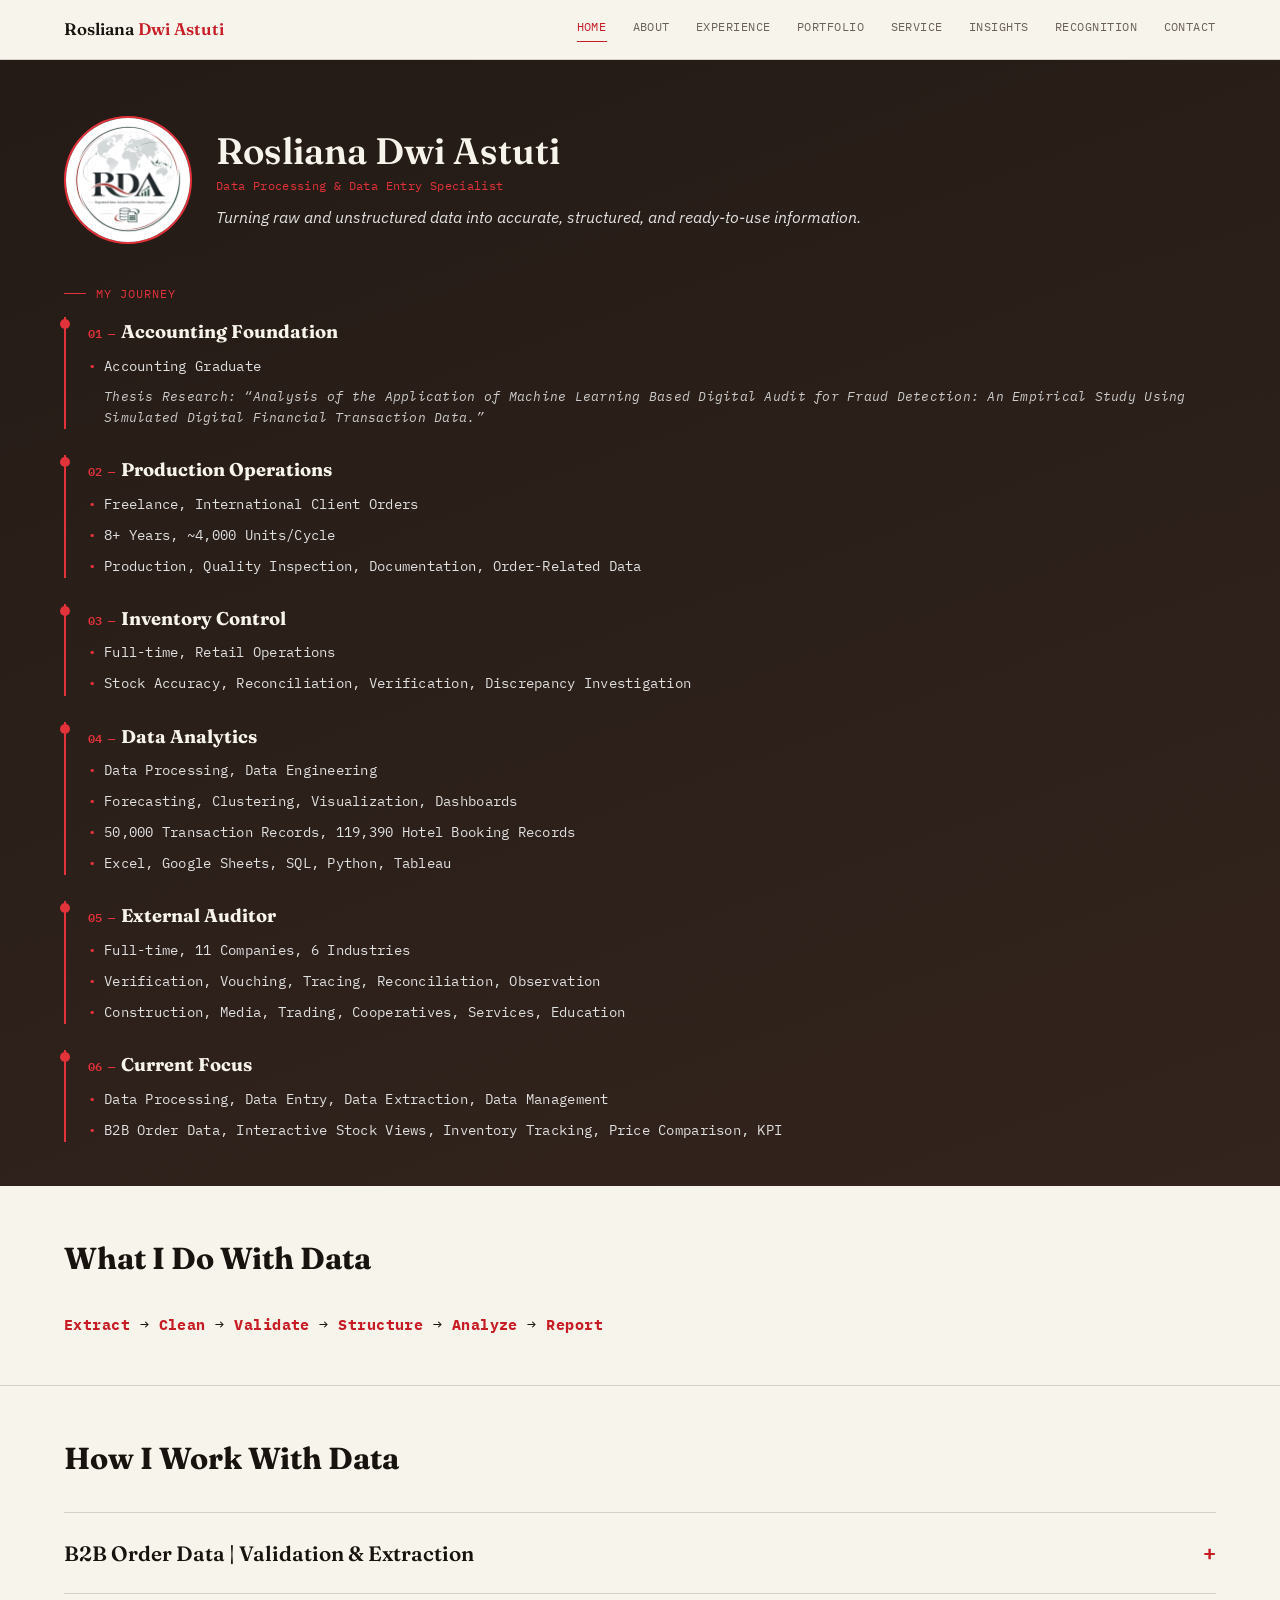
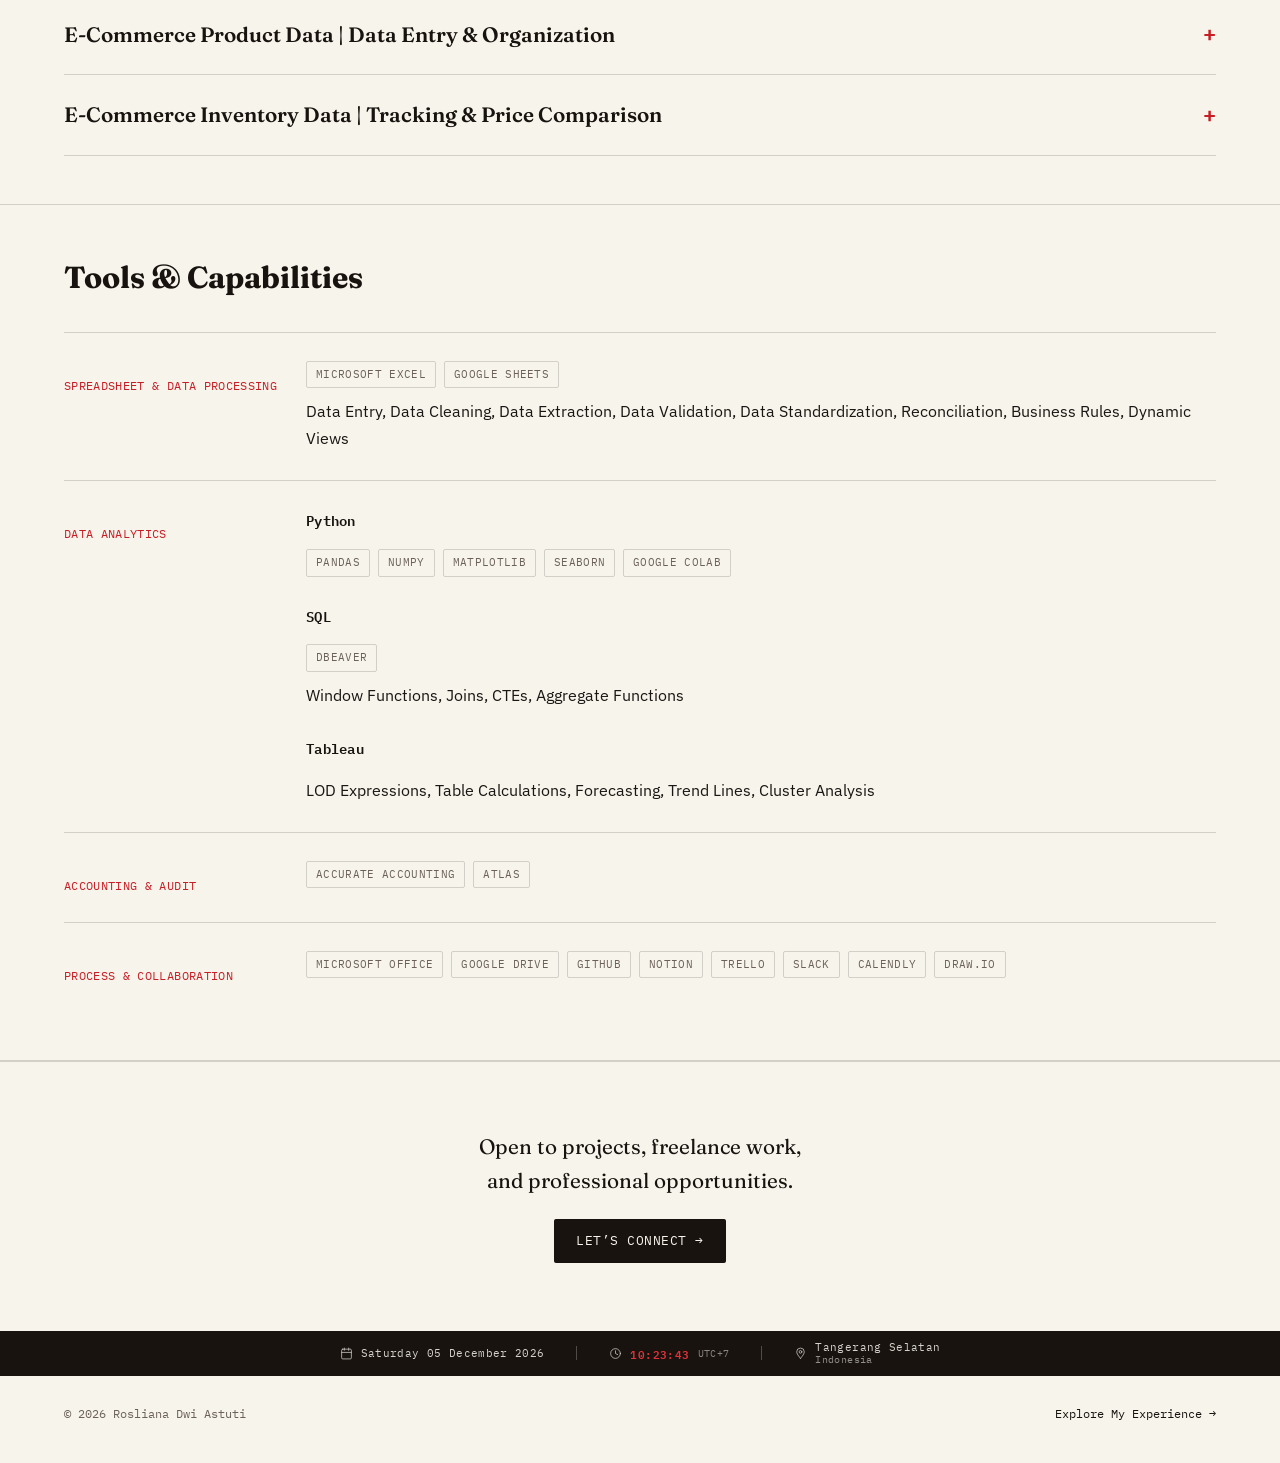
<file: index.html>
<!DOCTYPE html>
<html lang="en">
<head>
<meta charset="UTF-8">
<meta name="viewport" content="width=device-width, initial-scale=1.0">
<title>Rosliana Dwi Astuti — Data Processing &amp; Data Entry Specialist</title>
<meta name="description" content="Turning raw and unstructured data into accurate, structured, and ready-to-use information. Data Processing & Data Entry Specialist.">
<link rel="stylesheet" href="style.css">
</head>
<body class="home">

<header class="site-nav">
  <div class="nav-inner">
    <a href="index.html" class="brand">Rosliana <span>Dwi Astuti</span></a>
    <button class="nav-toggle" aria-label="Open menu">&#8801;</button>
    <nav class="links">
      <a href="index.html" class="active">Home</a>
      <a href="about.html">About</a>
      <a href="experience.html">Experience</a>
      <a href="portfolio.html">Portfolio</a>
      <a href="service.html">Service</a>
      <a href="insights.html">Insights</a>
      <a href="recognition.html">Recognition</a>
      <a href="contact.html">Contact</a>
    </nav>
  </div>
</header>


<!-- ============================================================
     HERO + MY JOURNEY (dark hero, preserved background)
     ============================================================ -->
<section class="hero-dark">
  <div class="wrap">

    <div class="hero-profile-row">
      <div class="hero-photo hero-photo-profile">
        <span class="placeholder">RDA</span>
        <img src="logo.png" alt="Rosliana Dwi Astuti" loading="lazy" onerror="this.style.display='none'">
      </div>
      <div class="hero-name">
        <h1>Rosliana Dwi Astuti</h1>
        <div class="role">Data Processing &amp; Data Entry Specialist</div>
        <p class="profile-tagline">Turning raw and unstructured data into accurate, structured, and ready-to-use information.</p>
      </div>
    </div>

    <div class="ref" style="margin-top:40px;">MY JOURNEY</div>
    <div class="timeline">

      <div class="timeline-item">
        <h4><span class="stage-num">01</span>Accounting Foundation</h4>
        <ul>
          <li>Accounting Graduate</li>
          <li class="thesis">Thesis Research: &ldquo;Analysis of the Application of Machine Learning Based Digital Audit for Fraud Detection: An Empirical Study Using Simulated Digital Financial Transaction Data.&rdquo;</li>
        </ul>
      </div>

      <div class="timeline-item">
        <h4><span class="stage-num">02</span>Production Operations</h4>
        <ul>
          <li>Freelance, International Client Orders</li>
          <li>8+ Years, ~4,000 Units/Cycle</li>
          <li>Production, Quality Inspection, Documentation, Order-Related Data</li>
        </ul>
      </div>

      <div class="timeline-item">
        <h4><span class="stage-num">03</span>Inventory Control</h4>
        <ul>
          <li>Full-time, Retail Operations</li>
          <li>Stock Accuracy, Reconciliation, Verification, Discrepancy Investigation</li>
        </ul>
      </div>

      <div class="timeline-item">
        <h4><span class="stage-num">04</span>Data Analytics</h4>
        <ul>
          <li>Data Processing, Data Engineering</li>
          <li>Forecasting, Clustering, Visualization, Dashboards</li>
          <li>50,000 Transaction Records, 119,390 Hotel Booking Records</li>
          <li>Excel, Google Sheets, SQL, Python, Tableau</li>
        </ul>
      </div>

      <div class="timeline-item">
        <h4><span class="stage-num">05</span>External Auditor</h4>
        <ul>
          <li>Full-time, 11 Companies, 6 Industries</li>
          <li>Verification, Vouching, Tracing, Reconciliation, Observation</li>
          <li>Construction, Media, Trading, Cooperatives, Services, Education</li>
        </ul>
      </div>

      <div class="timeline-item">
        <h4><span class="stage-num">06</span>Current Focus</h4>
        <ul>
          <li>Data Processing, Data Entry, Data Extraction, Data Management</li>
          <li>B2B Order Data, Interactive Stock Views, Inventory Tracking, Price Comparison, KPI</li>
        </ul>
      </div>

    </div>

  </div>
</section>

<!-- ============================================================
     WHAT I DO WITH DATA
     ============================================================ -->
<section class="block">
  <div class="wrap">
    <h2>What I Do With Data</h2>
    <p class="flow-line" style="margin-bottom:0;"><strong>Extract</strong> &rarr; <strong>Clean</strong> &rarr; <strong>Validate</strong> &rarr; <strong>Structure</strong> &rarr; <strong>Analyze</strong> &rarr; <strong>Report</strong></p>
  </div>
</section>

<!-- ============================================================
     HOW I WORK WITH DATA
     ============================================================ -->
<section class="block">
  <div class="wrap">
    <h2>How I Work With Data</h2>

    <details class="accordion accordion-top">
      <summary>B2B Order Data | Validation &amp; Extraction</summary>
      <p class="project-sub">Google Sheets &middot; B2B Food &amp; Beverage</p>
      <div class="body">
        <p>Processed unstructured WhatsApp orders and transformed them into structured order data while checking product information, pricing, quantities, and MOQ requirements.</p>
        <h4>Key Functions</h4>
        <p class="fn-name">REGEXMATCH &middot; REGEXEXTRACT &middot; REGEXREPLACE</p>
        <p class="fn-desc">Extract and standardize product names, quantities, and units from unstructured WhatsApp messages.</p>
        <p class="fn-name">XLOOKUP</p>
        <p class="fn-desc">Match order items with reference product and pricing data.</p>
        <p class="fn-name">IFERROR</p>
        <p class="fn-desc">Handle lookup and validation errors without disrupting the output.</p>
        <p class="fn-name">SUMIF</p>
        <p class="fn-desc">Support order calculations and business-rule checks.</p>
        <p class="fn-name">Conditional Logic</p>
        <p class="fn-desc">Flag pricing, MOQ, and other order issues for review.</p>
      </div>
    </details>

    <details class="accordion accordion-top">
      <summary>E-Commerce Product Data | Data Entry &amp; Organization</summary>
      <p class="project-sub">Google Sheets &middot; Product &amp; Inventory Data</p>
      <div class="body">
        <p>Cleaned, standardized, and validated product data while creating a structured product master, data quality checks, KPI summaries, and an interactive stock view.</p>
        <h4>Key Functions</h4>
        <p class="fn-name">BYCOL + LAMBDA</p>
        <p class="fn-desc">Perform structured data quality checks across columns.</p>
        <p class="fn-name">TRIM / CLEAN / PROPER / EXACT</p>
        <p class="fn-desc">Clean and standardize inconsistent product information.</p>
        <p class="fn-name">FILTER + LEFT + IF</p>
        <p class="fn-desc">Apply validation rules and identify records requiring attention.</p>
        <p class="fn-name">COUNTBLANK + TEXTJOIN</p>
        <p class="fn-desc">Identify and summarize missing information.</p>
        <p class="fn-name">ARRAYFORMULA + CHOOSECOLS + FILTER</p>
        <p class="fn-desc">Create dynamic and focused data views.</p>
        <p class="fn-name">SUMIF / COUNTIF / SUMPRODUCT</p>
        <p class="fn-desc">Calculate inventory and KPI metrics.</p>
      </div>
    </details>

    <details class="accordion accordion-top">
      <summary>E-Commerce Inventory Data | Tracking &amp; Price Comparison</summary>
      <p class="project-sub">Google Sheets &middot; Product, Transaction &amp; Price Data</p>
      <div class="body">
        <p>Processed transaction data to calculate current inventory, track stock status, and compare product prices across platforms.</p>
        <h4>Key Functions</h4>
        <p class="fn-name">SUMIFS</p>
        <p class="fn-desc">Calculate inventory quantities from transaction data based on multiple conditions.</p>
        <p class="fn-name">XLOOKUP</p>
        <p class="fn-desc">Cross check product and SKU information between datasets.</p>
        <p class="fn-name">INDEX + MATCH</p>
        <p class="fn-desc">Retrieve corresponding prices for cross platform comparison.</p>
        <p class="fn-name">BYCOL + LAMBDA</p>
        <p class="fn-desc">Perform structured data quality checks.</p>
        <p class="fn-name">FILTER</p>
        <p class="fn-desc">Create focused inventory and price comparison views.</p>
        <p class="fn-name">ARRAYFORMULA</p>
        <p class="fn-desc">Automate calculations across dynamic data ranges.</p>
      </div>
    </details>

  </div>
</section>

<!-- ============================================================
     TOOLS & CAPABILITIES
     ============================================================ -->
<section class="block">
  <div class="wrap">
    <h2>Tools &amp; Capabilities</h2>

    <div class="exp-group">
      <div class="exp-category">Spreadsheet &amp; Data Processing</div>
      <div class="exp-items">
        <div class="tag-row" style="margin-top:0;">
          <span class="tag">Microsoft Excel</span>
          <span class="tag">Google Sheets</span>
        </div>
        <p class="fn-desc">Data Entry, Data Cleaning, Data Extraction, Data Validation, Data Standardization, Reconciliation, Business Rules, Dynamic Views</p>
      </div>
    </div>

    <div class="exp-group">
      <div class="exp-category">Data Analytics</div>
      <div class="exp-items">
        <p class="fn-name" style="margin-top:0;">Python</p>
        <div class="tag-row" style="margin-top:0;">
          <span class="tag">Pandas</span>
          <span class="tag">NumPy</span>
          <span class="tag">Matplotlib</span>
          <span class="tag">Seaborn</span>
          <span class="tag">Google Colab</span>
        </div>

        <p class="fn-name">SQL</p>
        <div class="tag-row" style="margin-top:0;">
          <span class="tag">DBeaver</span>
        </div>
        <p class="fn-desc">Window Functions, Joins, CTEs, Aggregate Functions</p>

        <p class="fn-name">Tableau</p>
        <p class="fn-desc">LOD Expressions, Table Calculations, Forecasting, Trend Lines, Cluster Analysis</p>
      </div>
    </div>

    <div class="exp-group">
      <div class="exp-category">Accounting &amp; Audit</div>
      <div class="exp-items">
        <div class="tag-row" style="margin-top:0;">
          <span class="tag">Accurate Accounting</span>
          <span class="tag">ATLAS</span>
        </div>
      </div>
    </div>

    <div class="exp-group">
      <div class="exp-category">Process &amp; Collaboration</div>
      <div class="exp-items">
        <div class="tag-row" style="margin-top:0;">
          <span class="tag">Microsoft Office</span>
          <span class="tag">Google Drive</span>
          <span class="tag">GitHub</span>
          <span class="tag">Notion</span>
          <span class="tag">Trello</span>
          <span class="tag">Slack</span>
          <span class="tag">Calendly</span>
          <span class="tag">draw.io</span>
        </div>
      </div>
    </div>
  </div>
</section>

<!-- ============================================================
     CTA
     ============================================================ -->
<section class="block" style="border-top:1px solid var(--line);">
  <div class="wrap" style="text-align:center; padding:20px 0;">
    <p class="cta-text" style="font-family:var(--font-display); font-size:1.3rem; color:var(--navy);">Open to projects, freelance work, and professional opportunities.</p>
    <a href="contact.html" class="btn btn-primary">Let&rsquo;s Connect &rarr;</a>
  </div>
</section>

<div class="status-bar">
  <div class="status-bar-inner">
    <div class="status-item status-date">
      <span class="status-icon"><svg viewBox="0 0 24 24"><rect x="3" y="4" width="18" height="18" rx="2"></rect><line x1="16" y1="2" x2="16" y2="6"></line><line x1="8" y1="2" x2="8" y2="6"></line><line x1="3" y1="10" x2="21" y2="10"></line></svg></span>
      <span id="status-date-text">Wednesday, 10 September 2026</span>
    </div>
    <div class="status-sep"></div>
    <div class="status-item status-time">
      <span class="status-icon"><svg viewBox="0 0 24 24"><circle cx="12" cy="12" r="9"></circle><polyline points="12 7 12 12 16 14"></polyline></svg></span>
      <strong id="status-time-text">00:00:00</strong>
      <span class="status-tz">UTC+7</span>
    </div>
    <div class="status-sep"></div>
    <div class="status-item status-location">
      <span class="status-icon"><svg viewBox="0 0 24 24"><path d="M12 21s-7-7.5-7-12a7 7 0 0 1 14 0c0 4.5-7 12-7 12z"></path><circle cx="12" cy="9" r="2.5"></circle></svg></span>
      <span class="status-location-text"><span>Tangerang Selatan</span><span>Indonesia</span></span>
    </div>
  </div>
</div>

<footer>
  <div class="wrap foot-inner">
    <div class="copy">&copy; 2026 Rosliana Dwi Astuti</div>
    <div class="foot-links">
      <a href="experience.html">Explore My Experience &rarr;</a>
    </div>
  </div>
</footer>

<script src="script.js"></script>
</body>
</html>
</file>
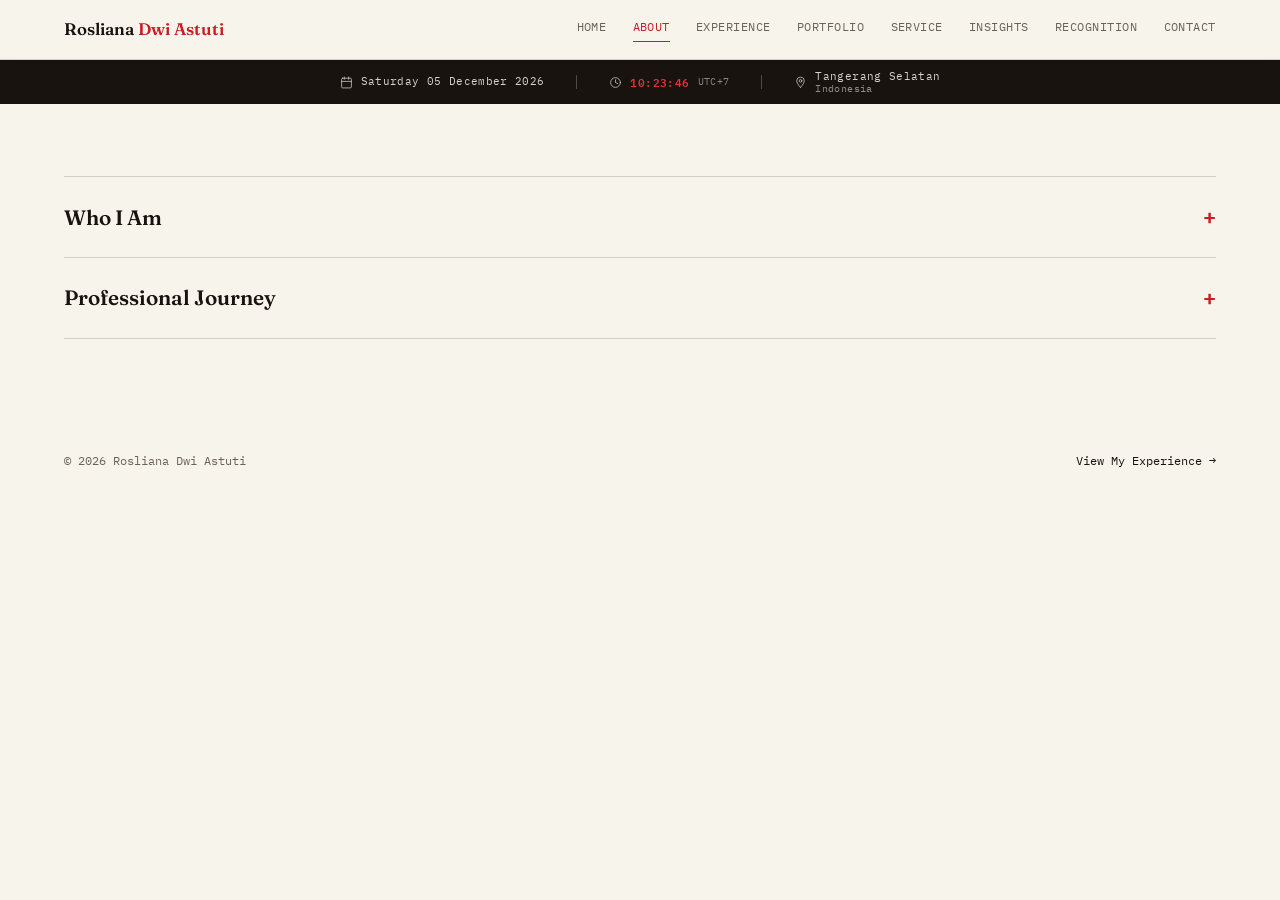
<file: about.html>
<!DOCTYPE html>
<html lang="en">
<head>
<meta charset="UTF-8">
<meta name="viewport" content="width=device-width, initial-scale=1.0">
<title>About — Rosliana Dwi Astuti</title>
<meta name="description" content="Data Processing & Data Entry specialist with a background spanning production operations, inventory control, external audit, and data analytics.">
<link rel="stylesheet" href="style.css">
</head>
<body>

<header class="site-nav">
  <div class="nav-inner">
    <a href="index.html" class="brand">Rosliana <span>Dwi Astuti</span></a>
    <button class="nav-toggle" aria-label="Open menu">&#8801;</button>
    <nav class="links">
      <a href="index.html">Home</a>
      <a href="about.html" class="active">About</a>
      <a href="experience.html">Experience</a>
      <a href="portfolio.html">Portfolio</a>
      <a href="service.html">Service</a>
      <a href="insights.html">Insights</a>
      <a href="recognition.html">Recognition</a>
      <a href="contact.html">Contact</a>
    </nav>
  </div>
</header>

<div class="status-bar">
  <div class="status-bar-inner">
    <div class="status-item status-date">
      <span class="status-icon"><svg viewBox="0 0 24 24"><rect x="3" y="4" width="18" height="18" rx="2"></rect><line x1="16" y1="2" x2="16" y2="6"></line><line x1="8" y1="2" x2="8" y2="6"></line><line x1="3" y1="10" x2="21" y2="10"></line></svg></span>
      <span id="status-date-text">Wednesday, 10 September 2026</span>
    </div>
    <div class="status-sep"></div>
    <div class="status-item status-time">
      <span class="status-icon"><svg viewBox="0 0 24 24"><circle cx="12" cy="12" r="9"></circle><polyline points="12 7 12 12 16 14"></polyline></svg></span>
      <strong id="status-time-text">00:00:00</strong>
      <span class="status-tz">UTC+7</span>
    </div>
    <div class="status-sep"></div>
    <div class="status-item status-location">
      <span class="status-icon"><svg viewBox="0 0 24 24"><path d="M12 21s-7-7.5-7-12a7 7 0 0 1 14 0c0 4.5-7 12-7 12z"></path><circle cx="12" cy="9" r="2.5"></circle></svg></span>
      <span class="status-location-text"><span>Tangerang Selatan</span><span>Indonesia</span></span>
    </div>
  </div>
</div>


<section class="block">
  <div class="wrap">

    <details class="accordion accordion-top">
      <summary>Who I Am</summary>
      <div class="body">
        <p>I specialize in data processing and data entry, with a focus on turning raw and unstructured business information into accurate, structured, and ready-to-use data.</p>
        <p>My professional journey has taken me through production operations, inventory control, external audit, and data analytics. Working across these different environments has given me a practical understanding of how information is collected, processed, checked, reconciled, and used to support day-to-day business activities and decision making.</p>
      </div>
    </details>

    <details class="accordion accordion-top">
      <summary>Professional Journey</summary>
      <div class="body">

        <details class="accordion">
          <summary>Understanding Processes</summary>
          <div class="body">
            <p>My professional journey began with 8+ years of freelance experience in production operations, working through a third-party liaison on production orders for international clients. I worked with production volumes of up to approximately 4,000 units per production cycle and was directly involved in material preparation, sewing, component installation, finishing, packing, quality inspection, and production monitoring.</p>
            <p>This experience taught me to work carefully within defined procedures, maintain consistency across high-volume production, identify issues during the process, and pay close attention to quality and client requirements.</p>
          </div>
        </details>

        <details class="accordion">
          <summary>Working with Operational Data</summary>
          <div class="body">
            <p>My experience later expanded into retail inventory control, where I worked with physical stock counting, inventory reconciliation, transaction verification, discrepancy investigation, and inventory documentation.</p>
            <p>I compared physical inventory with recorded quantities, reviewed inventory movements and supporting documentation, traced transactions when discrepancies occurred, and coordinated with other teams to follow up on inventory-related issues. This gave me practical experience working with operational data where accuracy, consistency, and traceability matter.</p>
          </div>
        </details>

        <details class="accordion">
          <summary>Developing Data Processing &amp; Analytics Skills</summary>
          <div class="body">
            <p>Alongside my professional experience, I developed my data processing and analytics skills through project-based learning and practical assignments.</p>
            <p>I learned and practiced working with Excel, Google Sheets, SQL, Python, Pandas, NumPy, Tableau, and related tools across different types of business and analytical problems. My work included data cleaning and standardization, missing value and duplicate checks, data validation, spreadsheet analysis, SQL querying, exploratory data analysis, visualization, dashboard development, forecasting, clustering, and business interpretation.</p>
            <p>I worked with datasets including 50,000 digital payment transaction records and 119,390 hotel reservation records, as well as e-commerce product, inventory, transaction, and pricing data. I also practiced transforming unstructured WhatsApp order messages containing informal text, emojis, inconsistent product names, and mixed units into structured order data using extraction, standardization, product matching, validation, and manual review.</p>
            <p>Through these projects, I learned how to move from raw information &rarr; data preparation &rarr; validation &rarr; analysis &rarr; structured output &rarr; business insight.</p>
          </div>
        </details>

        <details class="accordion">
          <summary>Applying Critical Review in External Audit</summary>
          <div class="body">
            <p>I then worked as an External Auditor, where I worked on audit engagements involving 11 companies across six industries: Construction, Media, Trading, Cooperatives, Services, and Education.</p>
            <p>My responsibilities included transaction testing, vouching, document verification, reconciliation, audit evidence evaluation, and preparation of audit working papers. I compared accounting records with bank statements, ledgers, disclosures, third-party confirmations, and supporting documents, while following up on identified differences and missing information.</p>
            <p>This experience strengthened my ability to check information against supporting evidence, identify discrepancies, trace information to its source, and understand data within its business context.</p>
          </div>
        </details>

        <details class="accordion">
          <summary>The Common Thread</summary>
          <div class="body">
            <p>Looking across these experiences, I found a common thread in the way I work with information:</p>
            <p class="flow-line"><strong>check</strong> &rarr; <strong>compare</strong> &rarr; <strong>verify</strong> &rarr; <strong>identify discrepancies</strong> &rarr; <strong>organize</strong> &rarr; <strong>make the data usable</strong></p>
            <p>Whether working with production output, inventory records, financial information, or data from practical projects, I have consistently worked with information that needs to be checked, organized, and understood before it can be reliably used.</p>
          </div>
        </details>

        <details class="accordion">
          <summary>Current Focus</summary>
          <div class="body">
            <p>Today, I am focusing my professional direction on Data Processing, Data Entry, Data Extraction, and Data Management.</p>
            <p>I bring together what I have gained from production operations, inventory control, external audit, accounting, and project-based data analytics learning to work with raw and unstructured information.</p>
            <p>My current focus is on extracting, cleaning, organizing, validating, standardizing, and processing data so that it becomes accurate, structured, traceable, and ready for operational use, reporting, or further analysis.</p>
          </div>
        </details>

      </div>
    </details>

  </div>
</section>

<footer>
  <div class="wrap foot-inner">
    <div class="copy">&copy; 2026 Rosliana Dwi Astuti</div>
    <div class="foot-links">
      <a href="experience.html">View My Experience &rarr;</a>
    </div>
  </div>
</footer>

<script src="script.js"></script>
</body>
</html>
</file>
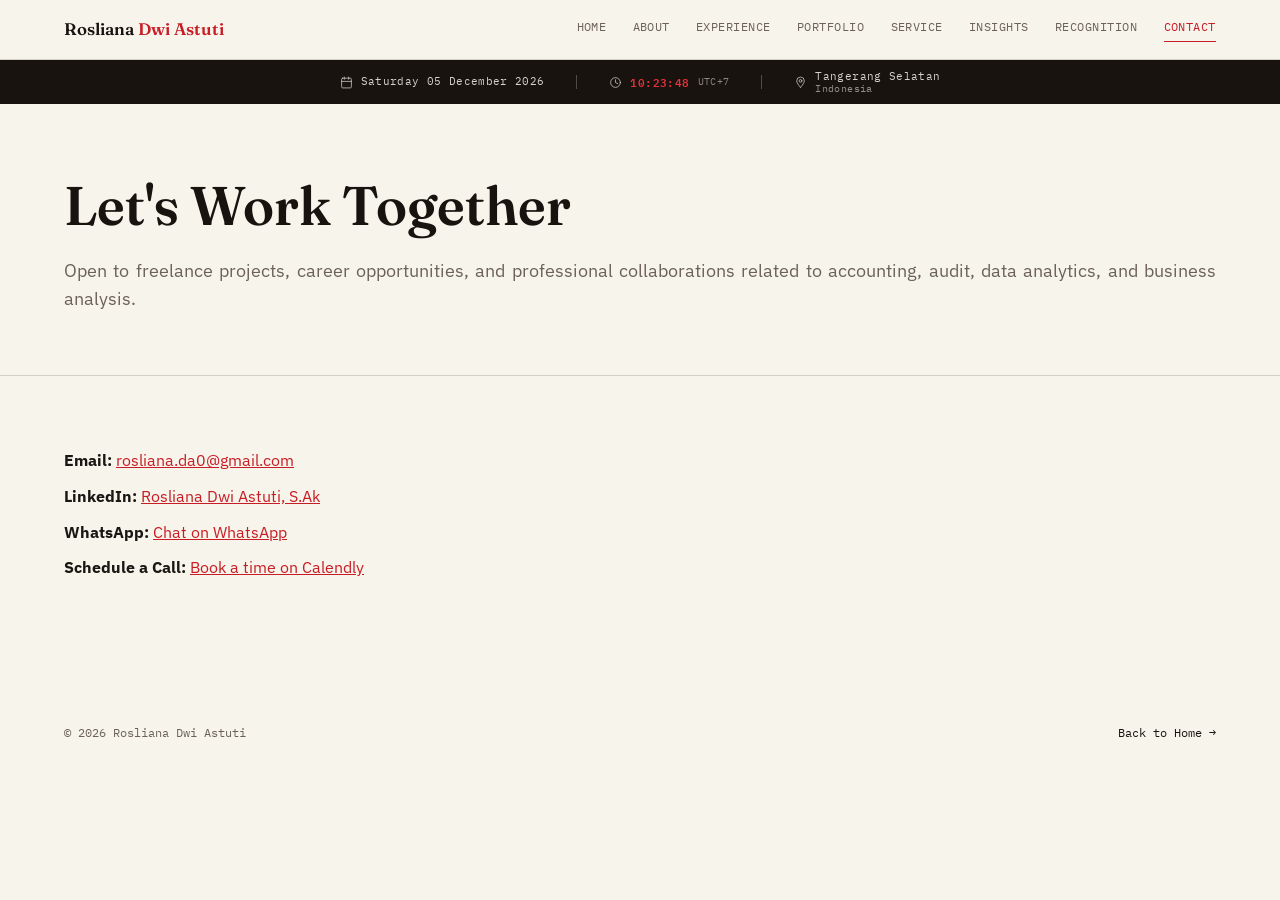
<file: contact.html>
<!DOCTYPE html>
<html lang="en">
<head>
<meta charset="UTF-8">
<meta name="viewport" content="width=device-width, initial-scale=1.0">
<title>Contact — Rosliana Dwi Astuti</title>
<meta name="description" content="Open to freelance projects, career opportunities, and professional collaborations related to accounting, audit, data analytics, and business analysis.">
<link rel="stylesheet" href="style.css">
</head>
<body>

<header class="site-nav">
  <div class="nav-inner">
    <a href="index.html" class="brand">Rosliana <span>Dwi Astuti</span></a>
    <button class="nav-toggle" aria-label="Open menu">&#8801;</button>
    <nav class="links">
      <a href="index.html">Home</a>
      <a href="about.html">About</a>
      <a href="experience.html">Experience</a>
      <a href="portfolio.html">Portfolio</a>
      <a href="service.html">Service</a>
      <a href="insights.html">Insights</a>
      <a href="recognition.html">Recognition</a>
      <a href="contact.html" class="active">Contact</a>
    </nav>
  </div>
</header>

<div class="status-bar">
  <div class="status-bar-inner">
    <div class="status-item status-date">
      <span class="status-icon"><svg viewBox="0 0 24 24"><rect x="3" y="4" width="18" height="18" rx="2"></rect><line x1="16" y1="2" x2="16" y2="6"></line><line x1="8" y1="2" x2="8" y2="6"></line><line x1="3" y1="10" x2="21" y2="10"></line></svg></span>
      <span id="status-date-text">Wednesday, 10 September 2026</span>
    </div>
    <div class="status-sep"></div>
    <div class="status-item status-time">
      <span class="status-icon"><svg viewBox="0 0 24 24"><circle cx="12" cy="12" r="9"></circle><polyline points="12 7 12 12 16 14"></polyline></svg></span>
      <strong id="status-time-text">00:00:00</strong>
      <span class="status-tz">UTC+7</span>
    </div>
    <div class="status-sep"></div>
    <div class="status-item status-location">
      <span class="status-icon"><svg viewBox="0 0 24 24"><path d="M12 21s-7-7.5-7-12a7 7 0 0 1 14 0c0 4.5-7 12-7 12z"></path><circle cx="12" cy="9" r="2.5"></circle></svg></span>
      <span class="status-location-text"><span>Tangerang Selatan</span><span>Indonesia</span></span>
    </div>
  </div>
</div>



<section class="hero" style="padding-bottom:30px;">
  <div class="wrap">
    <h1>Let's Work Together</h1>
    <p class="lede">Open to freelance projects, career opportunities, and professional collaborations related to accounting, audit, data analytics, and business analysis.</p>
  </div>
</section>

<section class="block">
  <div class="wrap">
    <p style="margin:0 0 10px;"><strong>Email:</strong> <a href="mailto:rosliana.da0@gmail.com" style="color:var(--teal);">rosliana.da0@gmail.com</a></p>
    <p style="margin:0 0 10px;"><strong>LinkedIn:</strong> <a href="https://www.linkedin.com/in/roslianadwiastuti" target="_blank" rel="noopener" style="color:var(--teal);">Rosliana Dwi Astuti, S.Ak</a></p>
    <p style="margin:0 0 10px;"><strong>WhatsApp:</strong> <a href="https://wa.me/message/4AYASKVPNHCRE1" target="_blank" rel="noopener" style="color:var(--teal);">Chat on WhatsApp</a></p>
    <p style="margin:0 0 30px;"><strong>Schedule a Call:</strong> <a href="https://calendly.com/roslianadwia" target="_blank" rel="noopener" style="color:var(--teal);">Book a time on Calendly</a></p>
  </div>
</section>

<footer>
  <div class="wrap foot-inner">
    <div class="copy">&copy; 2026 Rosliana Dwi Astuti</div>
    <div class="foot-links">
      <a href="index.html">Back to Home &rarr;</a>
    </div>
  </div>
</footer>

<script src="script.js"></script>
</body>
</html>
</file>
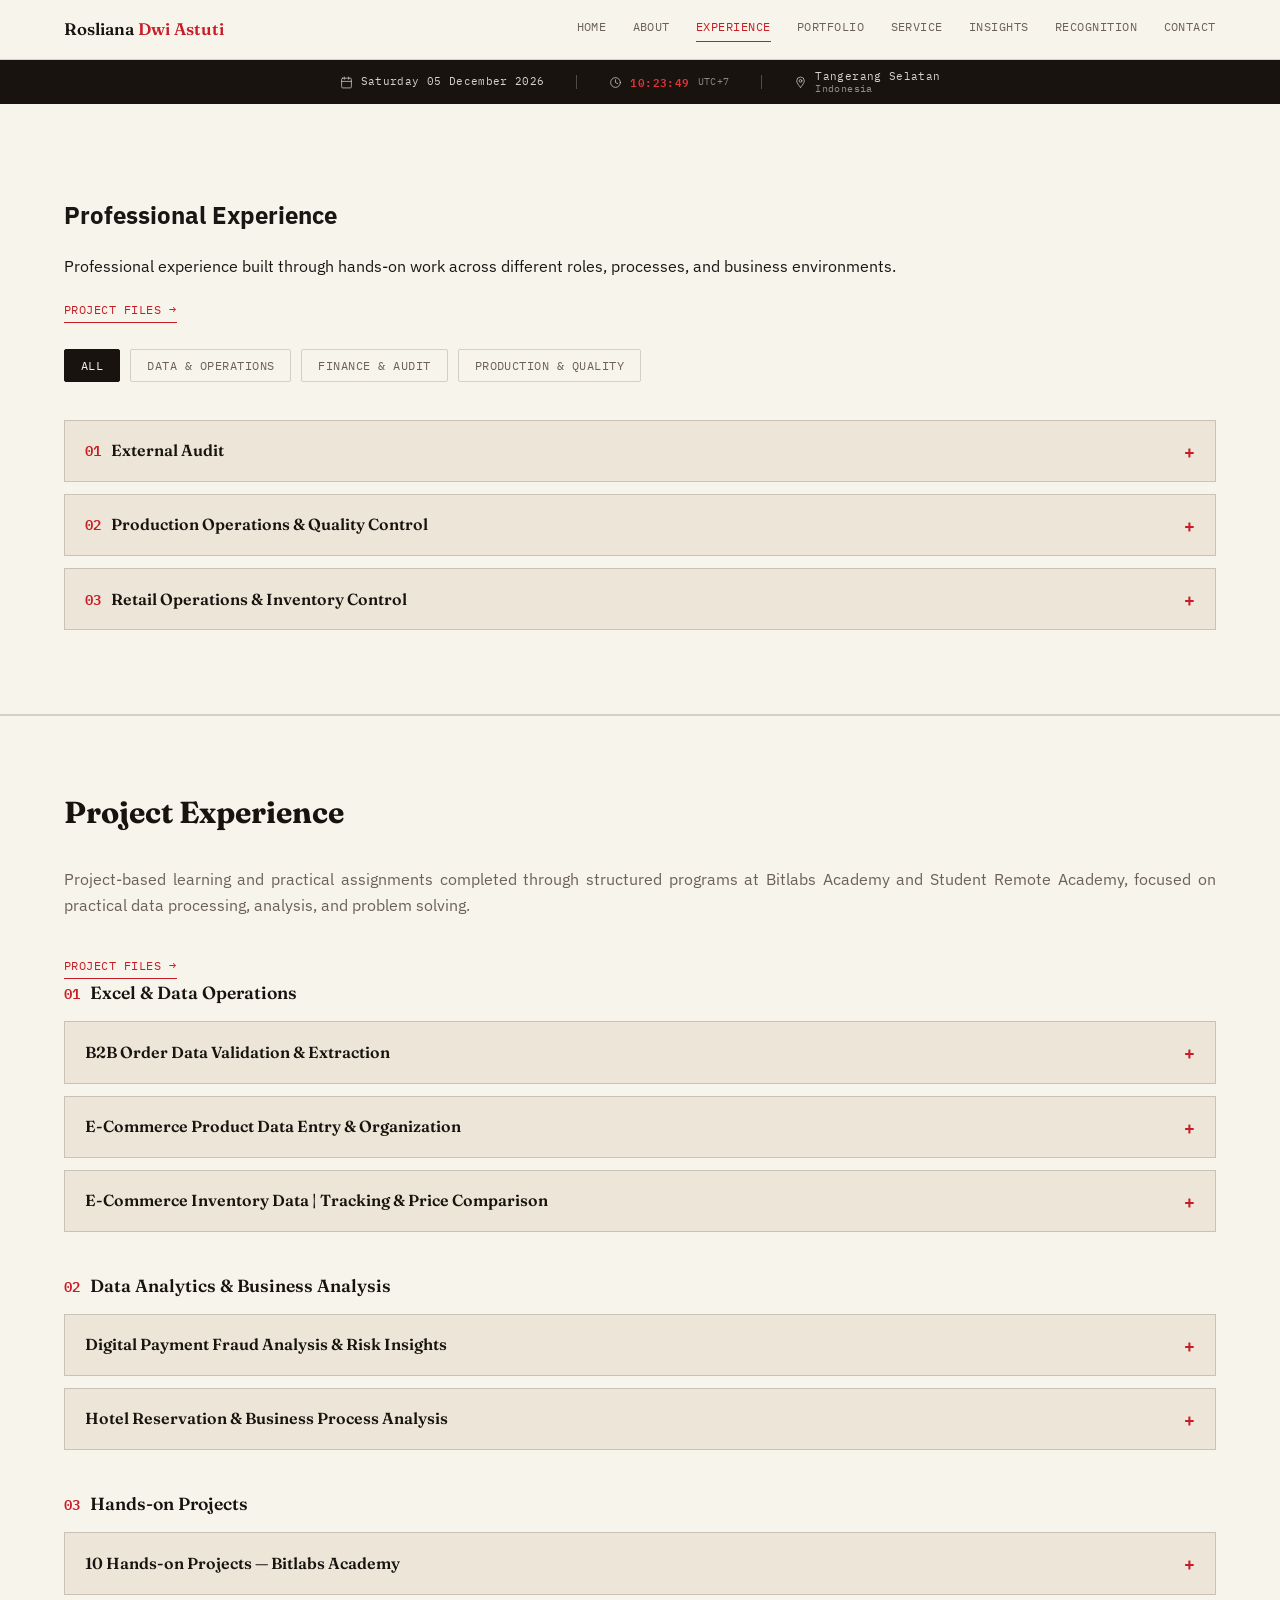
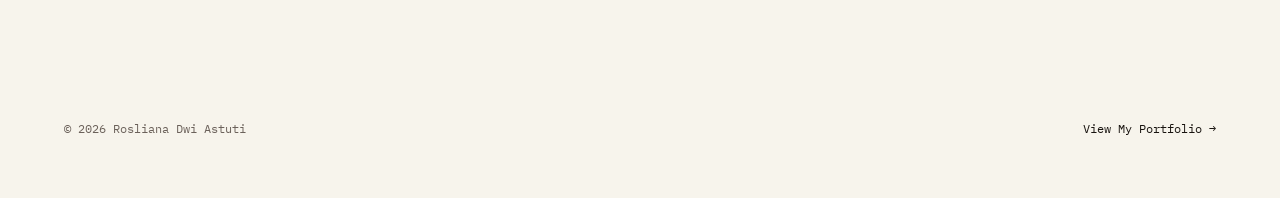
<file: experience.html>
<!DOCTYPE html>
<html lang="en">
<head>
<meta charset="UTF-8">
<meta name="viewport" content="width=device-width, initial-scale=1.0">
<title>Experience — Rosliana Dwi Astuti</title>
<meta name="description" content="Professional experience across external audit, production operations, and inventory control, plus project-based data processing and analytics work.">
<link rel="stylesheet" href="style.css">
</head>
<body>

<header class="site-nav">
  <div class="nav-inner">
    <a href="index.html" class="brand">Rosliana <span>Dwi Astuti</span></a>
    <button class="nav-toggle" aria-label="Open menu">&#8801;</button>
    <nav class="links">
      <a href="index.html">Home</a>
      <a href="about.html">About</a>
      <a href="experience.html" class="active">Experience</a>
      <a href="portfolio.html">Portfolio</a>
      <a href="service.html">Service</a>
      <a href="insights.html">Insights</a>
      <a href="recognition.html">Recognition</a>
      <a href="contact.html">Contact</a>
    </nav>
  </div>
</header>

<div class="status-bar">
  <div class="status-bar-inner">
    <div class="status-item status-date">
      <span class="status-icon"><svg viewBox="0 0 24 24"><rect x="3" y="4" width="18" height="18" rx="2"></rect><line x1="16" y1="2" x2="16" y2="6"></line><line x1="8" y1="2" x2="8" y2="6"></line><line x1="3" y1="10" x2="21" y2="10"></line></svg></span>
      <span id="status-date-text">Wednesday, 10 September 2026</span>
    </div>
    <div class="status-sep"></div>
    <div class="status-item status-time">
      <span class="status-icon"><svg viewBox="0 0 24 24"><circle cx="12" cy="12" r="9"></circle><polyline points="12 7 12 12 16 14"></polyline></svg></span>
      <strong id="status-time-text">00:00:00</strong>
      <span class="status-tz">UTC+7</span>
    </div>
    <div class="status-sep"></div>
    <div class="status-item status-location">
      <span class="status-icon"><svg viewBox="0 0 24 24"><path d="M12 21s-7-7.5-7-12a7 7 0 0 1 14 0c0 4.5-7 12-7 12z"></path><circle cx="12" cy="9" r="2.5"></circle></svg></span>
      <span class="status-location-text"><span>Tangerang Selatan</span><span>Indonesia</span></span>
    </div>
  </div>
</div>


<!-- ============================================================
     PROFESSIONAL EXPERIENCE
     ============================================================ -->
<section class="block">
  <div class="wrap">
    <h1>Professional Experience</h1>
    <p class="lede">Professional experience built through hands-on work across different roles, processes, and business environments.</p>
    <a href="https://drive.google.com/drive/folders/1YfcrP6IxSt1LqLxetC1ZPu3a8Mx1jRiK?usp=sharing" class="evidence-link" target="_blank" rel="noopener">Project Files &rarr;</a>

    <div class="filter-row" id="exp-filter">
      <button type="button" class="filter-btn active" data-filter="all">All</button>
      <button type="button" class="filter-btn" data-filter="data-operations">Data &amp; Operations</button>
      <button type="button" class="filter-btn" data-filter="finance-audit">Finance &amp; Audit</button>
      <button type="button" class="filter-btn" data-filter="production-quality">Production &amp; Quality</button>
    </div>

    <details class="accordion exp-filterable" data-category="finance-audit">
      <summary><span class="entry-title"><span class="entry-num">01</span>External Audit</span></summary>
      <p class="project-sub">Devid Putra Arda Public Accounting Firm &middot; Jun 2025 &ndash; Dec 2025 &middot; Full-time</p>
      <div class="body">

        <h4>Overview</h4>
        <p>Worked on audit engagements involving 11 companies across 6 industries: Construction, Media, Trading, Cooperatives, Services, and Education.</p>
        <p>Supported audit engagements through financial data analysis, transaction testing, document verification, reconciliation, audit evidence collection, and working paper preparation.</p>

        <h4>Audit Approach</h4>
        <p><strong>Business &amp; Risk Understanding</strong></p>
        <ul>
          <li>Reviewed client business models, operational activities, and transaction characteristics.</li>
          <li>Identified key business and financial risk areas relevant to each engagement.</li>
          <li>Considered industry specific characteristics when determining areas requiring greater audit attention.</li>
          <li>Used this understanding to determine relevant audit procedures.</li>
        </ul>
        <p><strong>Transaction Testing &amp; Verification</strong></p>
        <ul>
          <li>Performed transaction testing on selected financial transactions and supporting records.</li>
          <li>Traced recorded transactions to source documents through vouching.</li>
          <li>Verified invoices, receipts, bank records, and other supporting documentation.</li>
          <li>Compared information across accounting records and supporting documents to identify inconsistencies.</li>
          <li>Followed up on missing or unclear supporting evidence.</li>
        </ul>
        <p><strong>Reconciliation &amp; Financial Data Review</strong></p>
        <ul>
          <li>Reconciled bank statements with accounting records to identify differences and unusual items.</li>
          <li>Compared trial balances and general ledgers with related financial information.</li>
          <li>Reviewed financial statement disclosures against underlying accounting records.</li>
          <li>Compared third party confirmations with client records.</li>
          <li>Investigated identified differences and followed up on required information.</li>
        </ul>
        <p><strong>Audit Evidence &amp; Documentation</strong></p>
        <ul>
          <li>Collected and evaluated audit evidence to support audit procedures.</li>
          <li>Prepared and maintained structured audit working papers using ATLAS (Audit Tool and Linked Archive System).</li>
          <li>Documented procedures performed, testing results, findings, supporting evidence, and follow-up activities.</li>
          <li>Maintained traceability between tested transactions and the evidence supporting them.</li>
        </ul>
        <p><strong>Team &amp; Client Coordination</strong></p>
        <ul>
          <li>Coordinated with audit team members on testing progress and outstanding items.</li>
          <li>Communicated identified discrepancies and follow-up requirements.</li>
          <li>Worked with client representatives to clarify transactions and obtain supporting documentation.</li>
          <li>Followed up on open items to support timely completion of assigned procedures.</li>
        </ul>

        <h4>Industry Exposure &amp; Risk Focus</h4>
        <p><strong>Construction</strong> — Project revenue recognition, contract review, project progress, and revenue testing.</p>
        <p><strong>Media</strong> — Revenue recognition and cut-off, including advertising revenue and customer contracts.</p>
        <p><strong>Trading</strong> — Inventory, sales, and accounts receivable testing.</p>
        <p><strong>Cooperatives</strong> — Member lending, provisions, and SHU calculation.</p>
        <p><strong>Services</strong> — Revenue and expense testing, including cut-off procedures.</p>
        <p><strong>Education</strong> — Education fund receipts, fund management, and regulatory compliance.</p>

        <h4>Outcomes</h4>
        <ul>
          <li>11 Companies &middot; 6 Industries</li>
          <li>Financial records reconciled across bank statements, ledgers, disclosures, and third party confirmations.</li>
          <li>Discrepancies and inconsistencies identified through transaction testing and document verification.</li>
          <li>Audit procedures adapted to client business characteristics and identified risk areas.</li>
          <li>Structured working papers completed with documented procedures, evidence, testing results, and follow-up items.</li>
        </ul>

        <h4>Tools</h4>
        <p>ATLAS &middot; Google Sheets &middot; Google Drive &middot; Email</p>

        <h4>Why This Experience Matters</h4>
        <p>This experience strengthened my ability to work with financial data, verify information against supporting evidence, reconcile records, identify discrepancies, understand business risks, and communicate findings in a structured professional environment.</p>

        <a href="https://drive.google.com/file/d/1N2eXBo5vpo-GKSfqYj6TwdHKhnAMBcKQ/view?usp=sharing" class="evidence-link" target="_blank" rel="noopener">Recommendation Letter &rarr;</a>
      </div>
    </details>

    <details class="accordion exp-filterable" data-category="production-quality">
      <summary><span class="entry-title"><span class="entry-num">02</span>Production Operations &amp; Quality Control</span></summary>
      <p class="project-sub">International Client Orders &middot; Berlei &middot; Jan 2017 &ndash; May 2025 &middot; Freelance</p>
      <div class="body">

        <h4>Overview</h4>
        <p>Worked on high volume bag production for international client orders through a third party liaison.</p>
        <p>Managed production activities and quality inspections across multiple stages to maintain product consistency, meet client specifications, and support shipment readiness.</p>

        <h4>Operations &amp; Quality Approach</h4>
        <p><strong>Production Execution</strong></p>
        <ul>
          <li>Executed production activities according to established SOPs, specifications, and workflow requirements.</li>
          <li>Handled processes from material preparation and sewing through component installation, finishing, and packing.</li>
          <li>Maintained workflow continuity and production consistency across different stages.</li>
        </ul>
        <p><strong>Quality Inspection</strong></p>
        <ul>
          <li>Conducted quality inspections on incoming materials, work in process items, and finished products.</li>
          <li>Checked sewing results, components, finishing, and overall product condition against established quality standards.</li>
          <li>Identified defects, inconsistencies, and deviations requiring correction before products moved to the next stage.</li>
        </ul>
        <p><strong>Process Monitoring</strong></p>
        <ul>
          <li>Monitored production activities throughout the workflow to identify quality and process issues at an early stage.</li>
          <li>Checked output across production stages to maintain consistency during high volume production cycles.</li>
          <li>Reported identified issues and followed up on corrective actions.</li>
        </ul>
        <p><strong>High Volume Production</strong></p>
        <ul>
          <li>Worked in production cycles involving approximately 4,000 units.</li>
          <li>Maintained consistent quality and workflow across multiple production stages under volume requirements.</li>
          <li>Managed production activities while maintaining attention to specifications and quality standards.</li>
        </ul>
        <p><strong>Client Requirement Coordination</strong></p>
        <ul>
          <li>Coordinated with the third party liaison regarding production progress, inspection results, client requirements, and shipment readiness.</li>
          <li>Communicated production and quality information relevant to client specifications.</li>
          <li>Followed up on requirements affecting product quality and shipment readiness.</li>
        </ul>

        <h4>Outcomes</h4>
        <ul>
          <li>8+ Years &middot; ~4,000 Units per Production Cycle</li>
          <li>Production activities managed across multiple stages from material preparation to packing.</li>
          <li>Quality inspections performed across incoming materials, work in process items, and finished products.</li>
          <li>Product issues and deviations identified and followed up before shipment.</li>
          <li>Production consistency maintained across high volume client orders.</li>
        </ul>

        <h4>Tools</h4>
        <p>Industrial Sewing Machine &middot; Hole Punching Machine &middot; Google Sheets &middot; Email</p>

        <h4>Why This Experience Matters</h4>
        <p>This experience strengthened my ability to follow structured processes, maintain accuracy and consistency under high volume conditions, identify issues early, monitor workflow, and coordinate requirements across different stakeholders.</p>
      </div>
    </details>

    <details class="accordion exp-filterable" data-category="data-operations">
      <summary><span class="entry-title"><span class="entry-num">03</span>Retail Operations &amp; Inventory Control</span></summary>
      <p class="project-sub">Sentra Aquascape &middot; Aug 2021 &ndash; Apr 2025 &middot; Full-time</p>
      <div class="body">

        <h4>Overview</h4>
        <p>Worked in retail inventory operations involving stock counting, inventory reconciliation, transaction verification, discrepancy investigation, and inventory documentation.</p>
        <p>Maintained reliable inventory information by comparing physical stock with recorded data, investigating variances, and keeping inventory records traceable for operational use.</p>

        <h4>Inventory Control Approach</h4>
        <p><strong>Stock Counting &amp; Reconciliation</strong></p>
        <ul>
          <li>Performed physical stock counts and compared quantities with recorded inventory data.</li>
          <li>Identified differences between physical stock and recorded quantities for further investigation.</li>
          <li>Reconciled inventory records to verify stock accuracy.</li>
        </ul>
        <p><strong>Inventory Movement Verification</strong></p>
        <ul>
          <li>Reviewed inventory movements and transaction records for consistency.</li>
          <li>Checked supporting information related to stock movements and transactions.</li>
          <li>Identified inconsistencies between recorded movements and supporting records.</li>
        </ul>
        <p><strong>Discrepancy Investigation</strong></p>
        <ul>
          <li>Traced inventory transactions and related records to investigate stock variances.</li>
          <li>Compared available information to identify potential causes of discrepancies.</li>
          <li>Followed up on identified issues and supported necessary record updates.</li>
        </ul>
        <p><strong>Inventory Records &amp; Documentation</strong></p>
        <ul>
          <li>Maintained inventory records and supporting documentation to preserve data reliability and traceability.</li>
          <li>Organized stock information for reference, verification, and operational follow-up.</li>
        </ul>
        <p><strong>Operational Coordination</strong></p>
        <ul>
          <li>Coordinated with packaging and distribution teams to investigate and resolve inventory related issues.</li>
          <li>Communicated inventory information and follow-up requirements across operational activities.</li>
        </ul>

        <h4>Outcomes</h4>
        <ul>
          <li>Physical and recorded stock reconciled to verify inventory accuracy.</li>
          <li>Inventory variances identified and investigated through transaction and record verification.</li>
          <li>Inventory records maintained as reliable operational references.</li>
          <li>Supporting documentation organized to maintain traceability.</li>
          <li>Inventory related issues followed up across operational teams.</li>
        </ul>

        <h4>Tools</h4>
        <p>Inventory Management System &middot; Google Sheets</p>

        <h4>Why This Experience Matters</h4>
        <p>This experience strengthened my ability to work with operational data, compare physical and recorded information, reconcile records, investigate discrepancies, maintain data traceability, and coordinate with different teams to resolve operational issues.</p>
      </div>
    </details>

    <p id="exp-empty" style="display:none; color:var(--slate); margin-top:28px;">No entries in this category yet.</p>
  </div>
</section>

<!-- ============================================================
     PROJECT EXPERIENCE
     ============================================================ -->
<section class="block" style="border-top:1px solid var(--line);">
  <div class="wrap">
    <h2>Project Experience</h2>
    <p class="intro" style="margin-top:0;">Project-based learning and practical assignments completed through structured programs at Bitlabs Academy and Student Remote Academy, focused on practical data processing, analysis, and problem solving.</p>
    <a href="https://drive.google.com/drive/folders/1dRzVbMZXusnXaTLXmWfOD67vNX9xHedp?usp=sharing" class="evidence-link" target="_blank" rel="noopener">Project Files &rarr;</a>

    <div class="group-heading"><span class="entry-num">01</span>Excel &amp; Data Operations</div>

    <details class="accordion">
      <summary>B2B Order Data Validation &amp; Extraction</summary>
      <p class="project-sub">B2B Food &amp; Beverage Supplier &middot; Google Sheets, Data Validation, Extraction, Business Rules</p>
      <div class="body">
        <h4>Project Context</h4>
        <p>B2B Food &amp; Beverage Supplier</p>
        <h4>Business Problem</h4>
        <p>Operational order data may contain pricing errors, incorrect totals, minimum order issues, item coding mistakes, formatting inconsistencies, and unstructured customer order information copied from WhatsApp.</p>
        <h4>Objective</h4>
        <p>Review and validate order data, identify and flag errors, and transform unstructured customer order information into clean, structured data ready for system entry.</p>
        <h4>Project Approach</h4>
        <p class="flow-line">Understand Requirements &rarr; Check Accuracy &rarr; Identify Errors &rarr; Clean Data &rarr; Standardize &rarr; Validate &rarr; Prepare</p>
        <h4>Output</h4>
        <p>Processed order data by validating accuracy, identifying errors, cleaning unstructured WhatsApp messages, extracting relevant information, applying business rules, and preparing structured output for system entry and operational use.</p>

        <h4>Tools &amp; Methods</h4>
        <p><strong>Order Validation &amp; Price Checking</strong></p>
        <ul>
          <li>XLOOKUP &mdash; reference and product data matching</li>
          <li>IFERROR &mdash; controlled handling of lookup and calculation errors</li>
          <li>Rule-based price validation &mdash; checking prices against applicable reference data</li>
          <li>Error flagging &mdash; identifying records requiring review</li>
        </ul>
        <p><strong>Order Calculation &amp; Business Rules</strong></p>
        <ul>
          <li>SUMIF &mdash; order level calculations</li>
          <li>MOQ validation &mdash; checking minimum order requirements</li>
          <li>Shortfall calculation &mdash; calculating the amount required to meet MOQ</li>
          <li>Conditional pricing logic &mdash; applying pricing rules based on order conditions</li>
        </ul>
        <p><strong>WhatsApp Order Extraction</strong></p>
        <ul>
          <li>REGEXMATCH &mdash; identifying expected patterns in unstructured text</li>
          <li>REGEXEXTRACT &mdash; extracting product names, quantities, and units</li>
          <li>REGEXREPLACE &mdash; cleaning and standardizing raw text</li>
          <li>Product name matching &mdash; aligning extracted information with reference data</li>
          <li>Quantity &amp; unit extraction &mdash; converting informal order text into structured fields</li>
        </ul>

        <h4>Deliverables</h4>
        <p><strong>WhatsApp Order Extraction</strong></p>
        <p>Extracted and standardized product names, quantities, and units from raw WhatsApp orders containing emojis, informal text, inconsistent naming, and mixed units. Ambiguous information was flagged for manual review.</p>
        <p><strong>MOQ &amp; Business Rule Validation</strong></p>
        <p>Validated orders against minimum order requirements and applicable business rules. Orders below the required minimum were flagged and the shortfall amount calculated for review.</p>
        <p><strong>Clean &amp; Validated Order Data</strong></p>
        <p>Checked product information, pricing, and line totals against reference data and standardized the final records into a structured table for operational processing.</p>

        <h4>Outcomes</h4>
        <ul>
          <li>Pricing, MOQ, and order errors identified before system entry.</li>
          <li>Unstructured WhatsApp orders converted into structured order data.</li>
          <li>Product names, quantities, and units standardized.</li>
          <li>Ambiguous records clearly flagged for manual review.</li>
          <li>Clean order data prepared for system entry and operational use.</li>
        </ul>
      </div>
    </details>

    <details class="accordion">
      <summary>E-Commerce Product Data Entry &amp; Organization</summary>
      <p class="project-sub">LittleSteps Kidswear &middot; Google Sheets, Data Cleaning, Standardization, Inventory</p>
      <div class="body">
        <h4>Project Context</h4>
        <p>E-Commerce Store &mdash; LittleSteps Kidswear</p>
        <h4>Business Problem</h4>
        <p>Product information may contain inconsistent formatting, missing information, duplicate records, and data entry errors, making product listings and inventory information difficult to manage and maintain.</p>
        <h4>Objective</h4>
        <p>Clean, standardize, validate, and organize product data into a structured product database, supported by data quality checks and an interactive stock view for easier product and inventory monitoring.</p>
        <h4>Project Approach</h4>
        <p class="flow-line">Inspect Data &rarr; Identify Issues &rarr; Clean Data &rarr; Standardize &rarr; Validate &rarr; Organize &rarr; Create Summary &amp; Interactive View</p>
        <p>Processed product data by inspecting data types and formatting, identifying missing and inconsistent information, standardizing product fields, validating business rules, and organizing the final data into a structured product master and interactive inventory view.</p>

        <h4>Tools &amp; Methods</h4>
        <p><strong>Data Quality Inspection</strong></p>
        <ul>
          <li>BYCOL &amp; LAMBDA &mdash; structured column-level data checks</li>
          <li>FILTER &mdash; isolating records requiring review</li>
          <li>ISNUMBER &amp; ISTEXT &mdash; checking expected data types</li>
        </ul>
        <p><strong>Data Cleaning &amp; Standardization</strong></p>
        <ul>
          <li>TRIM &mdash; removing unnecessary spaces</li>
          <li>CLEAN &mdash; removing non-printable characters</li>
          <li>PROPER &mdash; standardizing text capitalization</li>
          <li>EXACT &mdash; comparing text values for consistency</li>
        </ul>
        <p><strong>Business Rule Validation</strong></p>
        <ul>
          <li>FILTER &mdash; identifying records that meet specific conditions</li>
          <li>LEFT &mdash; checking text-based field rules</li>
          <li>IF &mdash; applying conditional validation logic</li>
        </ul>
        <p><strong>Missing Data Identification</strong></p>
        <ul>
          <li>COUNTBLANK &mdash; identifying missing fields</li>
          <li>TEXTJOIN &mdash; consolidating identified issues into readable output</li>
        </ul>
        <p><strong>KPI &amp; Inventory Calculation</strong></p>
        <ul>
          <li>SUMIF &mdash; inventory aggregation</li>
          <li>COUNTIF &mdash; product and stock counts</li>
          <li>SUMPRODUCT &mdash; multi condition calculations</li>
        </ul>
        <p><strong>Interactive Data View</strong></p>
        <ul>
          <li>ARRAYFORMULA &mdash; extending calculations dynamically</li>
          <li>CHOOSECOLS &mdash; selecting relevant output fields</li>
          <li>FILTER &mdash; creating filterable views</li>
        </ul>

        <h4>Deliverables</h4>
        <p><strong>Interactive Stock View</strong></p>
        <p>Created a dynamic stock view with filterable product details and summary metrics for total products, stock quantity, and stock value.</p>
        <p><strong>Data Quality &amp; Inventory Dashboard</strong></p>
        <p>Created a dashboard summarizing data quality issues, inventory metrics, stock status, and category level inventory for operational review.</p>
        <p><strong>Product Master</strong></p>
        <p>Created a clean and standardized product database containing product details, stock status, and missing field identification.</p>
        <p><strong>Data Inspection Log</strong></p>
        <p>Documented identified data issues and corrective actions, providing a traceable record of the cleaning and validation process.</p>

        <h4>Outcomes</h4>
        <ul>
          <li>Product information cleaned and standardized.</li>
          <li>Missing, inconsistent, and duplicate data identified more efficiently.</li>
          <li>Product and inventory information organized into a structured database.</li>
          <li>Stock levels and product status easier to monitor.</li>
          <li>Data prepared for practical e-commerce and inventory use.</li>
        </ul>
      </div>
    </details>

    <details class="accordion">
      <summary>E-Commerce Inventory Data | Tracking &amp; Price Comparison</summary>
      <p class="project-sub">Computer Accessories &amp; Work-from-Home Essentials &middot; Google Sheets, Inventory, Transaction Data, Price Comparison</p>
      <div class="body">
        <h4>Project Context</h4>
        <p>Small E-Commerce Business &mdash; Computer Accessories &amp; Work from Home Essentials</p>
        <h4>Business Problem</h4>
        <p>Growing product, transaction, inventory, and price data made it increasingly difficult to monitor stock levels and compare product prices across platforms.</p>
        <h4>Objective</h4>
        <p>Organize product, inventory, transaction, and price data into a structured system with interactive views for stock monitoring, inventory status tracking, and cross platform price comparison.</p>
        <h4>Project Approach</h4>
        <p class="flow-line">Inspect Data &rarr; Clean &amp; Validate &rarr; Process Transactions &rarr; Calculate Inventory &rarr; Track Prices &rarr; Create Interactive Views &rarr; Quality Check</p>
        <p>Processed product and transaction data by inspecting data quality, cleaning and validating records, calculating current stock from transaction data, determining inventory status, comparing prices across platforms, and creating interactive views for monitoring and review.</p>

        <h4>Tools &amp; Methods</h4>
        <p><strong>Data Quality Inspection</strong></p>
        <ul>
          <li>REGEXMATCH &mdash; pattern based data checks</li>
          <li>BYCOL &amp; LAMBDA &mdash; structured column level checks</li>
          <li>COUNTBLANK &mdash; missing data identification</li>
        </ul>
        <p><strong>Data Validation &amp; Cross Checking</strong></p>
        <ul>
          <li>FILTER &mdash; filtering records for review</li>
          <li>COUNTIF &mdash; duplicate and condition checks</li>
          <li>XLOOKUP &mdash; cross referencing product and transaction data</li>
        </ul>
        <p><strong>Data Cleaning &amp; Standardization</strong></p>
        <ul>
          <li>TRIM &mdash; removing unnecessary spaces</li>
          <li>ISTEXT &mdash; data type validation</li>
          <li>UNIQUE &mdash; identifying distinct records</li>
        </ul>
        <p><strong>Inventory Processing</strong></p>
        <ul>
          <li>SUMIFS &mdash; calculating stock movements under multiple conditions</li>
          <li>IF &mdash; determining inventory status</li>
          <li>ARRAYFORMULA &mdash; applying calculations across dynamic ranges</li>
        </ul>
        <p><strong>KPI &amp; Interactive Views</strong></p>
        <ul>
          <li>COUNTA &mdash; counting populated records</li>
          <li>SUM &mdash; calculating quantities and values</li>
          <li>COUNTIF &mdash; summarizing inventory conditions</li>
          <li>AVERAGE &mdash; calculating price metrics</li>
          <li>FILTER &mdash; creating interactive views</li>
        </ul>
        <p><strong>Price Tracking &amp; Comparison</strong></p>
        <ul>
          <li>INDEX &amp; MATCH &mdash; retrieving price information across reference data</li>
        </ul>

        <h4>Deliverables</h4>
        <p><strong>Price Comparison View</strong></p>
        <p>Created an interactive price view that allows users to select a product and compare prices across platforms, including the highest price, lowest price, and price difference.</p>
        <p><strong>Inventory Tracking View</strong></p>
        <p>Created an interactive inventory view showing SKU, product name, beginning stock, stock in, stock out, returns, current stock, reorder level, and inventory status.</p>
        <p><strong>Data Inspection Log</strong></p>
        <p>Created a structured log documenting data issues across product, price, and transaction datasets, including affected rows, ID/SKU, field, and finding. Used automated checks to identify issues such as missing values, duplicates, formatting errors, unmatched SKUs, and invalid quantities.</p>

        <h4>Outcomes</h4>
        <ul>
          <li>Current inventory levels easier to monitor.</li>
          <li>Inventory status and reorder needs clearly visible.</li>
          <li>Product prices easier to compare across platforms.</li>
          <li>Product and transaction data organized into structured datasets.</li>
          <li>Inventory and pricing information easier to review and maintain.</li>
        </ul>
      </div>
    </details>

    <div class="group-heading"><span class="entry-num">02</span>Data Analytics &amp; Business Analysis</div>

    <details class="accordion">
      <summary>Digital Payment Fraud Analysis &amp; Risk Insights</summary>
      <p class="project-sub">Team Leader, Project-Based Learning, Bitlabs Academy &middot; Python, SQL, Risk Analysis, Feature Engineering</p>
      <div class="body">
        <h4>Project Context</h4>
        <p>A digital payment fintech platform processing transactions between buyers and sellers.</p>
        <h4>Business Problem</h4>
        <p>An increase in potentially fraudulent activity created financial risk and raised concerns around customer trust. The project focused on identifying behavioral and transactional patterns that could serve as potential risk indicators.</p>
        <h4>Objective</h4>
        <p>Analyze transaction and user data to identify potential fraud indicators, suspicious buyer seller relationships, unusual transaction behavior, and recurring patterns that could support risk focused investigation.</p>

        <h4>Project Approach</h4>
        <p><strong>Data Understanding &amp; Preparation</strong></p>
        <ul>
          <li>Reviewed transaction and user datasets to understand structure, key variables, and relevant risk indicators.</li>
          <li>Performed data profiling, statistical checks, duplicate checks, missing value analysis, and data type standardization.</li>
          <li>Conducted cross dataset consistency checks and validated promotion related transactions.</li>
          <li>Investigated outliers and prepared cleaned datasets for analysis.</li>
        </ul>
        <p><strong>Feature Engineering &amp; Risk Indicators</strong></p>
        <p>Developed analytical features to identify unusual transaction behavior and potential risk signals.</p>
        <p><strong>Buyer Seller Relationship Score</strong></p>
        <ul>
          <li>Calculated transaction frequency for each buyer seller pair.</li>
          <li>Used the 98th percentile as a threshold for unusually frequent relationships.</li>
          <li>Assigned scores to prioritize higher frequency relationships for further investigation.</li>
        </ul>
        <p><strong>Transaction Frequency Metrics</strong></p>
        <ul>
          <li>Calculated time intervals between transactions.</li>
          <li>Identified rapid transaction bursts and unusually large activity gaps.</li>
          <li>Used frequency patterns as behavioral indicators for further review.</li>
        </ul>
        <p><strong>Promotion Exploitation Indicator</strong></p>
        <ul>
          <li>Measured promotion usage frequency by buyer.</li>
          <li>Identified unusually frequent promotion usage as a potential exploitation signal.</li>
          <li>Examined the relationship between promotion usage and transaction value.</li>
        </ul>
        <p><strong>SQL Risk Monitoring</strong></p>
        <p>Developed SQL views and stored procedure structures to support recurring risk monitoring.</p>
        <ul>
          <li>Suspicious Buyer Seller Pairs &mdash; summarized potentially unusual relationships based on transaction frequency and value.</li>
          <li>Flagged User Transactions &mdash; identified transactions involving flagged or blacklisted users.</li>
          <li>Monthly Fraud Reporting &mdash; structured recurring reporting for flagged activity, users, and suspicious relationships.</li>
          <li>Promotion Abuse Detection &mdash; developed a procedure concept for identifying and recording potential promotion abuse cases.</li>
        </ul>
        <p><strong>Behavioral &amp; Cohort Analysis</strong></p>
        <ul>
          <li>Grouped buyers by first transaction month and analyzed activity across subsequent months.</li>
          <li>Calculated cohort retention rates and visualized retention patterns using a heatmap.</li>
          <li>Analyzed Lifetime Value (LTV) across cohorts.</li>
          <li>Examined repeated transactions, prolonged inactivity, and recurring seller relationships as potential behavioral signals.</li>
        </ul>
        <p><strong>Campaign &amp; Transaction Analysis</strong></p>
        <p>Analyzed transaction activity around promotional campaign periods, including transaction volume, activity spikes, and cashback amounts, to identify patterns requiring further investigation.</p>

        <h4>Project Outputs</h4>
        <ul>
          <li>SQL Monitoring &amp; Reporting &mdash; structured recurring monitoring of flagged activity and potentially suspicious relationships.</li>
          <li>Buyer-Seller Relationship Score &mdash; prioritized unusually frequent buyer seller relationships for further investigation.</li>
          <li>Promotion Exploitation Indicator &mdash; identified unusual promotion usage patterns.</li>
          <li>Transaction Frequency Metrics &mdash; highlighted rapid transaction bursts and irregular transaction gaps.</li>
          <li>Retention Matrix Heatmap &mdash; visualized buyer retention patterns across cohorts.</li>
        </ul>

        <h4>Key Findings</h4>
        <ul>
          <li>8.93% of identified outliers were associated with promotions.</li>
          <li>789 high risk transactions were linked to the top seller.</li>
          <li>28 highest risk transactions were associated with a single buyer.</li>
          <li>154 inactive buyers had user_fraud_flag = 1.</li>
          <li>90 cohort month activity observations were analyzed.</li>
          <li>Highest promotion usage frequencies: 1,266 &rarr; 920 &rarr; 736.</li>
        </ul>

        <h4>Outcomes</h4>
        <ul>
          <li>50,000 Transaction Records</li>
          <li>1,266 &mdash; Highest buyer seller transaction frequency</li>
          <li>746 &mdash; Rapid repeat transaction observations</li>
          <li>73.47% &mdash; Inactive buyers</li>
          <li>IDR 13.62B &mdash; Monthly reported/flagged fraud amount</li>
        </ul>

        <h4>Business Value</h4>
        <p>This project strengthened my ability to transform large scale transaction data into structured risk indicators by combining data validation, feature engineering, SQL based monitoring, behavioral analysis, and quantitative investigation.</p>

        <h4>Tools</h4>
        <p>Python &middot; SQL &middot; Google Colab</p>
      </div>
    </details>

    <details class="accordion">
      <summary>Hotel Reservation &amp; Business Process Analysis</summary>
      <p class="project-sub">Team Leader, Project-Based Learning, Bitlabs Academy &middot; Python, SQL, Business Analysis, BPMN</p>
      <div class="body">
        <h4>Project Context</h4>
        <p>A hotel business managing reservations across city and resort hotel properties.</p>
        <h4>Business Problem</h4>
        <p>High reservation cancellations, variable booking lead times, and challenges in handling special requests created areas requiring closer analysis within the reservation process.</p>
        <h4>Objective</h4>
        <p>Analyze reservation data and business processes to identify cancellation patterns, booking behavior, revenue patterns, and operational areas that may require improvement.</p>

        <h4>Project Approach</h4>
        <p><strong>Business Process Analysis</strong></p>
        <ul>
          <li>Analyzed the reservation process from booking through check out to understand activities, roles, and decision points.</li>
          <li>Examined operational areas related to cancellations, customer requests, payments, and communication.</li>
          <li>Identified potential process gaps affecting reservation handling and customer experience.</li>
        </ul>
        <p><strong>Data Preparation</strong></p>
        <ul>
          <li>Cleaned and prepared 119,390 booking records for analysis.</li>
          <li>Reviewed data types, missing values, duplicates, descriptive statistics, and data distributions.</li>
          <li>Prepared the dataset for exploratory, SQL, and business analysis.</li>
        </ul>
        <p><strong>Cancellation &amp; Booking Analysis</strong></p>
        <ul>
          <li>Analyzed cancellation patterns by hotel type, year, month, and customer country.</li>
          <li>Examined booking lead time distribution and variability.</li>
          <li>Identified periods and customer segments with higher cancellation activity.</li>
        </ul>
        <p><strong>Special Request Analysis</strong></p>
        <ul>
          <li>Evaluated how customer special requests were handled.</li>
          <li>Compared fulfilled and cancelled requests.</li>
          <li>Examined relationships between special request handling and reservation outcomes.</li>
        </ul>
        <p><strong>SQL Revenue Analysis</strong></p>
        <ul>
          <li>Used SQL to analyze completed stays and reservation activity.</li>
          <li>Identified reservation dates associated with higher estimated revenue among completed stays with higher special request activity.</li>
          <li>Structured the analysis to support historical revenue and operational review.</li>
        </ul>
        <p><strong>Process Visualization</strong></p>
        <ul>
          <li>Mapped the end-to-end reservation workflow using a BPMN style process diagram.</li>
          <li>Visualized roles, process stages, decision points, and potential operational gaps.</li>
          <li>Translated the business process into a structured visual representation for easier review.</li>
        </ul>

        <h4>Project Outputs</h4>
        <p><strong>BPMN / Business Process Analysis</strong></p>
        <p>Visualized the end-to-end reservation workflow, including roles, process stages, decision points, and potential operational gaps.</p>
        <p><strong>Revenue Analysis</strong></p>
        <p>Identified historical reservation dates associated with higher estimated revenue for further marketing and operational analysis.</p>
        <p><strong>Lead Time Variability Analysis</strong></p>
        <p>Provided visibility into booking lead time patterns and variability to support reservation planning.</p>
        <p><strong>Reservation Cancellations by Country</strong></p>
        <p>Highlighted countries with higher cancellation volumes for further investigation.</p>
        <p><strong>Cancellation Rate Analysis</strong></p>
        <p>Analyzed cancellation trends across the period to support reservation management and planning.</p>

        <h4>Outcomes</h4>
        <ul>
          <li>119,390 Booking Records Processed</li>
          <li>2 hotel types analyzed</li>
          <li>3 key analysis areas: Cancellation, Lead Time, Special Requests</li>
          <li>End-to-end reservation process mapped using a BPMN style diagram</li>
          <li>Python and SQL applied for data preparation and analytical queries</li>
        </ul>

        <h4>Business Value</h4>
        <p>This project strengthened my ability to connect business processes with quantitative analysis, work with large datasets, identify meaningful patterns, and translate analytical findings into structured business insights and visual outputs.</p>

        <h4>Tools</h4>
        <p>Python &middot; SQL &middot; Google Colab &middot; draw.io</p>
      </div>
    </details>

    <div class="group-heading"><span class="entry-num">03</span>Hands-on Projects</div>

    <details class="accordion">
      <summary>10 Hands-on Projects &mdash; Bitlabs Academy</summary>
      <p class="project-sub">Structured hands-on assignments covering data preparation, SQL, Python, visualization, business analysis, forecasting, and risk insights.</p>
      <div class="body">

        <details class="accordion">
          <summary>Task 1 &mdash; User Journey Mapping, Innovation Strategy &amp; BPMN</summary>
          <div class="body">
            <h4>Focus</h4>
            <p>User journey mapping, innovation strategy, and business process modeling.</p>
            <h4>What I Worked On</h4>
            <ul>
              <li>Created a User Journey Map for a prospective Bitlabs learner interested in developing data analytics skills.</li>
              <li>Mapped Awareness &rarr; Consideration &rarr; Purchase &rarr; Retention &rarr; Advocacy, including actions, emotions, pain points, and opportunities.</li>
              <li>Developed a &ldquo;Success Stories Campaign&rdquo; as an innovation opportunity.</li>
              <li>Proposed implementation strategies using alumni advocacy, referral programs, social media, influencer collaboration, online communities, and paid advertising.</li>
              <li>Designed a BPMN style e-commerce ordering process covering buyer, e-commerce system, seller, and courier.</li>
              <li>Mapped activities, gateways, and outcomes including browsing, payment verification, order processing, delivery, returns, refund/replacement, and fund transfer.</li>
            </ul>
            <h4>Tools / Methods</h4>
            <p>User Journey Mapping &middot; Innovation Strategy &middot; 10 Types of Innovation &middot; BPMN &middot; Process Mapping</p>
            <h4>Key Output</h4>
            <ul>
              <li>User Journey Map</li>
              <li>Innovation Strategy Proposal &mdash; Success Stories Campaign</li>
              <li>BPMN E-commerce Order Process</li>
            </ul>
          </div>
        </details>

        <details class="accordion">
          <summary>Task 2 &mdash; Data Analytics Lifecycle &amp; Excel Analysis</summary>
          <div class="body">
            <h4>Focus</h4>
            <p>Data analytics lifecycle, visualization selection, Excel analysis, and spreadsheet functions.</p>
            <h4>What I Worked On</h4>
            <ul>
              <li>Applied the Data Analytics Life Cycle from Discovery and Data Preparation through Model Planning, Model Building, Communicating Results, and Operationalizing.</li>
              <li>Defined business questions, objectives, stakeholders, data sources, and preparation requirements for an e-commerce customer experience case.</li>
              <li>Selected visualization types including bar charts, line charts, scatter plots, and box plots.</li>
              <li>Applied Excel functions including VLOOKUP, SUMIF, SUMPRODUCT, IF, FILTER, UNIQUE, INDEX/MATCH, COUNTIF, MAX, MIN, AVERAGE, MEDIAN, and DATEDIF.</li>
              <li>Used Excel for employee information retrieval, pay and budget calculations, categorization, markup and sales analysis, and employee related insights.</li>
              <li>Performed text- and reference based data processing including name combination, department retrieval, oldest employee identification, age-at-recruitment checks, and tenure analysis.</li>
            </ul>
            <h4>Tools / Methods</h4>
            <p>Excel &middot; Data Analytics Life Cycle &middot; Data Visualization Selection &middot; Spreadsheet Functions &middot; Data Analysis</p>
            <h4>Key Output</h4>
            <ul>
              <li>Data Analytics Life Cycle framework</li>
              <li>Visualization selection framework</li>
              <li>Excel analysis worksheets</li>
              <li>Formula based employee and sales analysis</li>
            </ul>
          </div>
        </details>

        <details class="accordion">
          <summary>Task 3 &mdash; Advanced Spreadsheet Techniques for Data Preparation &amp; Analysis</summary>
          <div class="body">
            <h4>Focus</h4>
            <p>Advanced spreadsheet techniques for data preparation, data quality, analysis, and visualization using an e-commerce dataset.</p>
            <h4>What I Worked On</h4>
            <ul>
              <li>Imported and prepared the Brazilian E-Commerce Public Dataset in Google Sheets.</li>
              <li>Analyzed order volume, date range, average order value, and missing/inconsistent data.</li>
              <li>Applied currency/date formatting and conditional formatting.</li>
              <li>Created calculated fields for order/sales value and monthly sales summaries.</li>
              <li>Standardized inconsistent product categories and customer location data.</li>
              <li>Identified and reviewed potential duplicate order IDs.</li>
              <li>Created a histogram for product sales distribution and a scatter plot for price versus customer rating.</li>
              <li>Interpreted the visualizations to identify distribution patterns and potential relationships.</li>
            </ul>
            <h4>Tools / Methods</h4>
            <p>Google Sheets &middot; Data Cleaning &amp; Standardization &middot; Conditional Formatting &middot; VLOOKUP &middot; SUMIF / SUMPRODUCT &middot; FILTER / UNIQUE &middot; EXACT &middot; GOOGLETRANSLATE &middot; Date &amp; Text Functions &middot; Data Visualization</p>
            <h4>Key Output</h4>
            <ul>
              <li>Cleaned and standardized e-commerce dataset</li>
              <li>Monthly order trend visualization</li>
              <li>Monthly sales/revenue summary</li>
              <li>Standardized product and location data</li>
              <li>Duplicate verification</li>
              <li>Product sales distribution histogram</li>
              <li>Price vs. rating scatter plot</li>
            </ul>
            <h4>Key Results</h4>
            <p>99,441 orders &middot; 773 day order date range</p>
          </div>
        </details>

        <details class="accordion">
          <summary>Task 4 &mdash; SQL Fundamentals &amp; Query Practice</summary>
          <div class="body">
            <h4>Focus</h4>
            <p>SQL fundamentals, data querying, filtering, aggregation, table relationships, and query troubleshooting.</p>
            <h4>What I Worked On</h4>
            <ul>
              <li>Created and populated a karyawan table in SQLite.</li>
              <li>Practiced table creation, DROP TABLE, INSERT, SELECT, aliases, ORDER BY, and LIMIT.</li>
              <li>Applied mathematical expressions to salary calculations.</li>
              <li>Used WHERE to filter records.</li>
              <li>Used COUNT and GROUP BY to summarize customer data by country.</li>
              <li>Combined tables using INNER JOIN and query results using UNION.</li>
              <li>Used GROUP BY and HAVING to analyze purchasing activity.</li>
              <li>Investigated a query error using PRAGMA, identified the appropriate field, and adjusted the query based on the actual schema.</li>
            </ul>
            <h4>Tools / Methods</h4>
            <p>SQL &middot; SQLite &middot; DBeaver &middot; SELECT / WHERE &middot; ORDER BY / LIMIT &middot; Aggregate Functions &middot; GROUP BY / HAVING &middot; INNER JOIN &middot; UNION &middot; SQL Troubleshooting</p>
            <h4>Key Output</h4>
            <ul>
              <li>Employee table creation and data insertion</li>
              <li>Salary calculation queries</li>
              <li>Filtered and sorted query results</li>
              <li>Customer aggregation by country</li>
              <li>Multi table SQL queries</li>
              <li>UNION based data combination</li>
              <li>Customer purchase analysis</li>
              <li>Query troubleshooting and schema validation</li>
            </ul>
          </div>
        </details>

        <details class="accordion">
          <summary>Task 5 &mdash; Business Strategy Development &amp; Advanced SQL Operations</summary>
          <div class="body">
            <h4>Focus</h4>
            <p>Business problem analysis, strategic planning, OKR development, and advanced SQL operations.</p>
            <h4>What I Worked On</h4>
            <ul>
              <li>Applied a Problem Tree to identify a retail business problem, root causes, and effects.</li>
              <li>Developed strategic recommendations around digital transformation, online channels, e-commerce partnerships, and customer reach.</li>
              <li>Developed company level and personal OKRs for a fintech business.</li>
              <li>Applied SQL CASE statements to categorize track duration.</li>
              <li>Used CTEs to calculate and rank albums by average sales per track.</li>
              <li>Used subqueries to identify customers above average purchase value.</li>
              <li>Applied RANK() and DENSE_RANK() to rank customers.</li>
              <li>Used PARTITION BY with SUM() to calculate cumulative sales by genre over invoice dates.</li>
            </ul>
            <h4>Tools / Methods</h4>
            <p>SQL &middot; DBeaver &middot; SQLite &middot; Problem Tree &middot; OKR Framework &middot; CASE &middot; CTE &middot; Subquery &middot; Window Functions &middot; RANK() / DENSE_RANK() &middot; PARTITION BY</p>
            <h4>Key Output</h4>
            <ul>
              <li>Business Problem Tree with strategic recommendations</li>
              <li>Company &amp; Personal OKR framework</li>
              <li>SQL based track categorization</li>
              <li>Top 5 albums by average sales per track</li>
              <li>Above average customer purchase analysis</li>
              <li>Customer ranking analysis</li>
              <li>Cumulative sales analysis by genre</li>
            </ul>
          </div>
        </details>

        <details class="accordion">
          <summary>Task 6 &mdash; Innovative Problem Solving &amp; Python Data Manipulation</summary>
          <div class="body">
            <h4>Focus</h4>
            <p>Design thinking, critical thinking, problem solving, Python fundamentals, and data manipulation with Pandas.</p>
            <h4>What I Worked On</h4>
            <ul>
              <li>Applied Design Thinking to an online marketplace conversion problem.</li>
              <li>Worked through Empathize, Ideate, Prototype, Test, and Iteration.</li>
              <li>Used customer observations, stakeholder perspectives, survey concepts, and business data to examine potential causes of declining conversion.</li>
              <li>Developed solution concepts including review filtering, referral/affiliate programs, live chat, and data driven demand prediction.</li>
              <li>Evaluated solutions using SWOT and refined ideas through iteration.</li>
              <li>Proposed a referral and affiliate program as the final solution concept.</li>
              <li>Practiced Python functions, loops, conditional logic, mathematical operations, and Boolean evaluation.</li>
              <li>Used Pandas and NumPy to create/manipulate DataFrames.</li>
              <li>Loaded and analyzed a Telco Customer Churn dataset, including filtering, type conversion, missing value handling, sorting, and descriptive statistics.</li>
            </ul>
            <h4>Tools / Methods</h4>
            <p>Python &middot; Pandas &middot; NumPy &middot; Google Colab &middot; Design Thinking &middot; Critical Thinking &middot; SWOT Analysis &middot; Data Filtering &middot; Descriptive Statistics</p>
            <h4>Key Output</h4>
            <ul>
              <li>Marketplace conversion problem analysis</li>
              <li>Customer focused solution concepts</li>
              <li>Solution evaluation and iteration</li>
              <li>Referral &amp; affiliate strategy proposal</li>
              <li>Python exercises</li>
              <li>Pandas DataFrame manipulation</li>
              <li>Customer filtering and descriptive analysis</li>
            </ul>
          </div>
        </details>

        <details class="accordion">
          <summary>Task 7 &mdash; Pandas Data Manipulation &amp; Exploratory Data Analysis</summary>
          <div class="body">
            <h4>Focus</h4>
            <p>Pandas data manipulation, aggregation, pivot tables, descriptive statistics, and exploratory data analysis.</p>
            <h4>What I Worked On</h4>
            <ul>
              <li>Filtered customer data using Pandas.</li>
              <li>Built a pivot table to analyze churn by payment method and contract type.</li>
              <li>Identified Electronic Check + Month-to-month as the combination with the highest churn count.</li>
              <li>Used groupby() and count() for customer behavior analysis.</li>
              <li>Explored the Penguins dataset using Pandas and NumPy.</li>
              <li>Calculated mean, median, mode, variance, and standard deviation.</li>
              <li>Created histogram, scatter plot, boxplot, and pair plot visualizations.</li>
              <li>Calculated an IQR of 1,200 g for body mass.</li>
              <li>Created a customized scatter plot comparing bill depth and flipper length.</li>
            </ul>
            <h4>Tools / Methods</h4>
            <p>Python &middot; Pandas &middot; NumPy &middot; Seaborn &middot; Matplotlib &middot; groupby() &middot; pivot_table() &middot; Descriptive Statistics &middot; Data Visualization &middot; IQR Analysis</p>
            <h4>Key Output</h4>
            <ul>
              <li>Customer internet service analysis</li>
              <li>Churn analysis using payment method/contract pivot table</li>
              <li>Descriptive statistics summary</li>
              <li>Body mass distribution histogram</li>
              <li>Bill length vs. body mass scatter plot</li>
              <li>Body mass boxplot and IQR calculation</li>
              <li>Penguin numerical variable pair plot</li>
              <li>Customized species based scatter plot</li>
            </ul>
            <h4>Key Results</h4>
            <p>Highest churn combination: Electronic Check + Month-to-month &middot; Body mass IQR: 1,200 g</p>
          </div>
        </details>

        <details class="accordion">
          <summary>Task 8 &mdash; Business Data Analysis &amp; Visualization (Tableau)</summary>
          <div class="body">
            <h4>Focus</h4>
            <p>Business data analysis, visualization, dashboard development, and data driven interpretation using Tableau.</p>
            <h4>What I Worked On</h4>
            <ul>
              <li>Analyzed monthly charges by payment method and churn status.</li>
              <li>Examined tenure versus total charges using trend line and regression interpretation.</li>
              <li>Compared average sales by product category.</li>
              <li>Compared sales and profit by customer segment.</li>
              <li>Calculated profit margins by segment.</li>
              <li>Analyzed profit by region and time period using parameters and calculated fields.</li>
              <li>Built an interactive Sales and Profit Insights Dashboard.</li>
              <li>Applied visualization design considerations including aggregation, sorting, labels, parameters, color encoding, and layout.</li>
              <li>Interpreted results for customer retention, product categories, customer segments, and regional performance.</li>
            </ul>
            <h4>Tools / Methods</h4>
            <p>Tableau &middot; Data Visualization &middot; Dashboard Design &middot; Calculated Fields &middot; Parameters &middot; Trend Line Analysis &middot; Correlation / Regression Interpretation &middot; Business Insight Generation</p>
            <h4>Key Output</h4>
            <ul>
              <li>Monthly Charges Analysis</li>
              <li>Tenure vs. Total Charges Analysis</li>
              <li>Average Sales by Product Category</li>
              <li>Sales &amp; Profit by Segment</li>
              <li>Profit Margin by Segment</li>
              <li>Profit by Region &amp; Time Period</li>
              <li>Sales and Profit Insights Dashboard</li>
            </ul>
            <h4>Key Results</h4>
            <p>793 customers &middot; 1,974,918 total sales &middot; 659,247 total profit &middot; 394.3 average order value &middot; 125,621 highest profit region result: West &middot; 35.95% Consumer profit margin</p>
            <h4>Business Insights</h4>
            <ul>
              <li>Consumer generated the highest sales and profit and the highest profit margin at 35.95%.</li>
              <li>Technology had the highest average sales among analyzed categories.</li>
              <li>West generated the highest profit among the four regions.</li>
              <li>Higher tenure was strongly associated with higher total charges in the analyzed dataset, with a trend line p-value of &lt;0.0001.</li>
            </ul>
          </div>
        </details>

        <details class="accordion">
          <summary>Task 9 &mdash; Advanced Business Analysis using Tableau (Table Calculations &amp; LOD)</summary>
          <div class="body">
            <h4>Focus</h4>
            <p>Advanced Tableau analysis using table calculations, Level of Detail expressions, trend analysis, and business insight generation.</p>
            <h4>What I Worked On</h4>
            <ul>
              <li>Created a running total to analyze cumulative skincare sales.</li>
              <li>Applied Percent Difference and LOOKUP to analyze month-to-month makeup sales movements.</li>
              <li>Used FIXED LOD to calculate haircare sales in Jakarta.</li>
              <li>Applied INCLUDE LOD to analyze average discounted product sales.</li>
              <li>Applied EXCLUDE LOD to analyze category sales while excluding regional detail.</li>
              <li>Interpreted outputs to examine sales trends, regional differences, store performance, category performance, and potential business opportunities.</li>
              <li>Used calculated fields, filters, table calculations, and LOD expressions for flexible analysis.</li>
            </ul>
            <h4>Tools / Methods</h4>
            <p>Tableau &middot; Table Calculations &middot; Running Total &middot; Percent Difference &middot; LOOKUP &middot; LOD Expressions &middot; FIXED &middot; INCLUDE &middot; EXCLUDE &middot; Calculated Fields &middot; Trend Analysis &middot; Business Insight Generation</p>
            <h4>Key Output</h4>
            <ul>
              <li>Cumulative Skincare Sales Analysis</li>
              <li>Month-to-Month Makeup Sales Analysis</li>
              <li>Haircare Sales by Region</li>
              <li>Discounted Product Sales Analysis</li>
              <li>Category Sales Analysis</li>
              <li>Tableau based business insights</li>
            </ul>
            <h4>Key Results</h4>
            <p>Skincare cumulative sales: 26M+ &middot; Haircare sales &mdash; Jakarta: 5,254,530 &middot; Average discounted product sales &mdash; Store A: 56,419 &middot; Highest category: Bodycare &mdash; 27,315,416 &middot; Lowest category: Haircare &mdash; 26,770,197</p>
          </div>
        </details>

        <details class="accordion">
          <summary>Task 10 &mdash; Strategic Business Analytics, Forecasting &amp; Risk Insights</summary>
          <div class="body">
            <h4>Focus</h4>
            <p>Strategic business analysis, sales trend analysis, forecasting, target monitoring, product segmentation, and interactive Tableau analysis.</p>
            <h4>What I Worked On</h4>
            <ul>
              <li>Compared monthly sales against a defined target using constant/reference lines.</li>
              <li>Analyzed monthly and yearly sales performance.</li>
              <li>Applied trend line analysis using R&sup2;, p-value, and coefficient interpretation.</li>
              <li>Built a 6 month sales forecast using Python and Prophet.</li>
              <li>Interpreted predicted values and forecast intervals.</li>
              <li>Compared sales against the overall average.</li>
              <li>Applied K-Means clustering to group products by total sales.</li>
              <li>Created interactive category and time based filters.</li>
              <li>Built store/region drill down analysis.</li>
              <li>Compared discounted versus non discounted sales.</li>
              <li>Interpreted findings for seasonality, promotions, customer demand, inventory planning, and regional performance.</li>
            </ul>
            <h4>Tools / Methods</h4>
            <p>Tableau &middot; Python &middot; Google Colab &middot; Prophet &middot; K-Means Clustering &middot; Trend Line Analysis &middot; Forecasting &middot; Reference / Constant Lines &middot; Calculated Fields &middot; Parameters &amp; Filters &middot; Drill down Analysis &middot; Data Visualization &middot; Business Interpretation</p>
            <h4>Key Output</h4>
            <ul>
              <li>Monthly Sales vs. Target Analysis</li>
              <li>Annual Sales Trend Analysis</li>
              <li>6 Month Sales Forecast</li>
              <li>Sales vs. Average Analysis</li>
              <li>Product Sales Clustering</li>
              <li>Interactive Category Analysis</li>
              <li>Time Based Sales Comparison</li>
              <li>Store &amp; Region Drill down</li>
              <li>Discount vs. Non-Discount Sales Analysis</li>
            </ul>
            <h4>Key Results</h4>
            <p>R&sup2; = 0.846 &middot; p-value = 0.0802 &middot; 6-month forecast &middot; 3 product clusters &middot; Highest monthly sales: $352,665.99 in November &middot; Lowest monthly sales: $59,751.25 in February</p>
            <h4>Business Insights</h4>
            <ul>
              <li>Monthly sales remained above the defined $10,000 target during the analyzed period.</li>
              <li>The annual trend model showed a positive direction, but the p-value of 0.0802 means the observed trend should be interpreted with caution.</li>
              <li>The forecast indicated weaker sales at the beginning of the forecast period followed by potential recovery.</li>
              <li>Product clustering identified a smaller group of higher sales products and a larger group with more similar sales levels.</li>
              <li>Discounted products had substantially higher sales volume, although this does not by itself establish that discounts caused the increase.</li>
            </ul>
          </div>
        </details>

        <p style="margin-top:28px;"><strong>Why This Experience Matters:</strong> This program strengthened my ability to combine business analysis, data preparation, spreadsheet analysis, SQL, Python, Pandas, Tableau, visualization, forecasting, and strategic interpretation to approach practical business problems and communicate analytical findings.</p>
      </div>
    </details>

  </div>
</section>

<footer>
  <div class="wrap foot-inner">
    <div class="copy">&copy; 2026 Rosliana Dwi Astuti</div>
    <div class="foot-links">
      <a href="portfolio.html">View My Portfolio &rarr;</a>
    </div>
  </div>
</footer>

<script src="script.js"></script>
<script>
(function () {
  var buttons = document.querySelectorAll('#exp-filter .filter-btn');
  var entries = document.querySelectorAll('.exp-filterable');
  var emptyMsg = document.getElementById('exp-empty');

  buttons.forEach(function (btn) {
    btn.addEventListener('click', function () {
      buttons.forEach(function (b) { b.classList.remove('active'); });
      btn.classList.add('active');

      var filter = btn.getAttribute('data-filter');
      var visibleCount = 0;

      entries.forEach(function (entry) {
        var match = filter === 'all' || entry.getAttribute('data-category') === filter;
        entry.style.display = match ? '' : 'none';
        if (match) visibleCount++;
      });

      emptyMsg.style.display = visibleCount === 0 ? '' : 'none';
    });
  });
})();
</script>
</body>
</html>
</file>
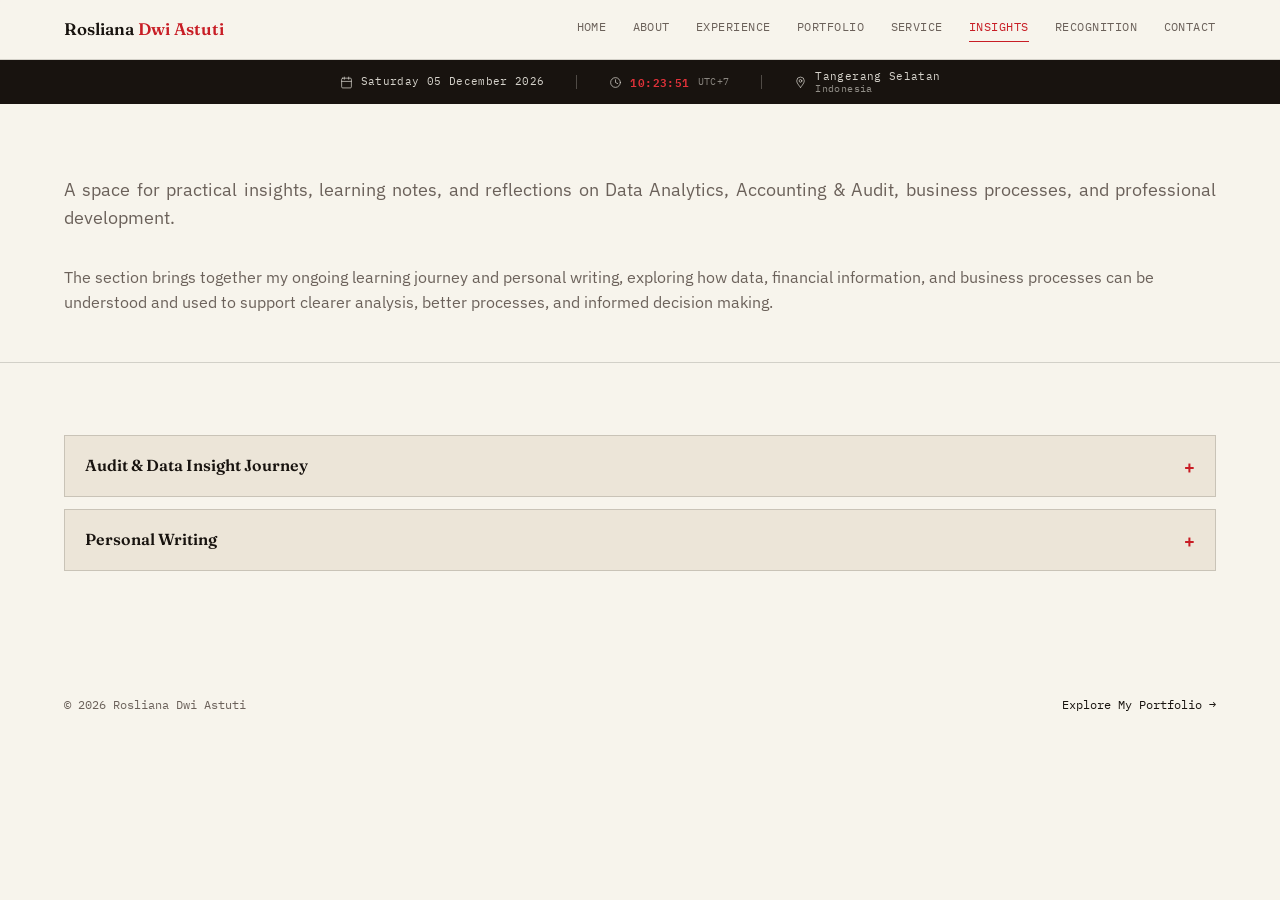
<file: insights.html>
<!DOCTYPE html>
<html lang="en">
<head>
<meta charset="UTF-8">
<meta name="viewport" content="width=device-width, initial-scale=1.0">
<title>Insights — Rosliana Dwi Astuti</title>
<meta name="description" content="Practical insights, learning notes, and reflections on data analytics, accounting and audit, and professional development.">
<link rel="stylesheet" href="style.css">
</head>
<body>

<header class="site-nav">
  <div class="nav-inner">
    <a href="index.html" class="brand">Rosliana <span>Dwi Astuti</span></a>
    <button class="nav-toggle" aria-label="Open menu">&#8801;</button>
    <nav class="links">
      <a href="index.html">Home</a>
      <a href="about.html">About</a>
      <a href="experience.html">Experience</a>
      <a href="portfolio.html">Portfolio</a>
      <a href="service.html">Service</a>
      <a href="insights.html" class="active">Insights</a>
      <a href="recognition.html">Recognition</a>
      <a href="contact.html">Contact</a>
    </nav>
  </div>
</header>

<div class="status-bar">
  <div class="status-bar-inner">
    <div class="status-item status-date">
      <span class="status-icon"><svg viewBox="0 0 24 24"><rect x="3" y="4" width="18" height="18" rx="2"></rect><line x1="16" y1="2" x2="16" y2="6"></line><line x1="8" y1="2" x2="8" y2="6"></line><line x1="3" y1="10" x2="21" y2="10"></line></svg></span>
      <span id="status-date-text">Wednesday, 10 September 2026</span>
    </div>
    <div class="status-sep"></div>
    <div class="status-item status-time">
      <span class="status-icon"><svg viewBox="0 0 24 24"><circle cx="12" cy="12" r="9"></circle><polyline points="12 7 12 12 16 14"></polyline></svg></span>
      <strong id="status-time-text">00:00:00</strong>
      <span class="status-tz">UTC+7</span>
    </div>
    <div class="status-sep"></div>
    <div class="status-item status-location">
      <span class="status-icon"><svg viewBox="0 0 24 24"><path d="M12 21s-7-7.5-7-12a7 7 0 0 1 14 0c0 4.5-7 12-7 12z"></path><circle cx="12" cy="9" r="2.5"></circle></svg></span>
      <span class="status-location-text"><span>Tangerang Selatan</span><span>Indonesia</span></span>
    </div>
  </div>
</div>



<section class="hero" style="padding-bottom:30px;">
  <div class="wrap">
    <p class="lede">A space for practical insights, learning notes, and reflections on Data Analytics, Accounting &amp; Audit, business processes, and professional development.</p>
    <p style="color:var(--slate);">The section brings together my ongoing learning journey and personal writing, exploring how data, financial information, and business processes can be understood and used to support clearer analysis, better processes, and informed decision making.</p>
  </div>
</section>

<section class="block">
  <div class="wrap">

    <details class="accordion">
      <summary>Audit &amp; Data Insight Journey</summary>
      <div class="body">
        <p>An ongoing professional learning series at the intersection of audit and data analytics, documenting my exploration of audit, internal controls, risk, fraud detection, financial information, business processes, and practical data applications through LinkedIn content and self developed interactive HTML learning modules.</p>
        <h4>What It Includes</h4>
        <ul>
          <li>Audit and internal audit fundamentals</li>
          <li>Risk management and internal controls</li>
          <li>Data analytics applied to audit and business contexts</li>
          <li>Fraud detection and risk focused analytics</li>
          <li>Financial information and business processes</li>
          <li>Interactive HTML learning modules</li>
        </ul>
        <p>
          <a href="https://rose-analytics0.github.io/audit-data-insight-journey/index.html" class="card-link" target="_blank" rel="noopener">Explore the Journey &rarr;</a><br>
          <a href="https://www.linkedin.com/in/roslianadwiastuti" class="card-link" target="_blank" rel="noopener">Follow the Series on LinkedIn &rarr;</a>
        </p>
      </div>
    </details>

    <details class="accordion">
      <summary>Personal Writing</summary>
      <div class="body">
        <p>Beyond professional topics, I also write reflective essays based on personal experiences, observations, learning, and an interest in psychology and human behavior.</p>
        <p style="color:var(--ink); margin:0 0 14px;">Selected personal essays:</p>
        <a href="https://www.kompasiana.com/roslianadwiastuti5974" class="card-link" target="_blank" rel="noopener">Read my essays on Kompasiana &rarr;</a>
      </div>
    </details>

  </div>
</section>

<footer>
  <div class="wrap foot-inner">
    <div class="copy">&copy; 2026 Rosliana Dwi Astuti</div>
    <div class="foot-links">
      <a href="portfolio.html">Explore My Portfolio &rarr;</a>
    </div>
  </div>
</footer>

<script src="script.js"></script>
</body>
</html>
</file>
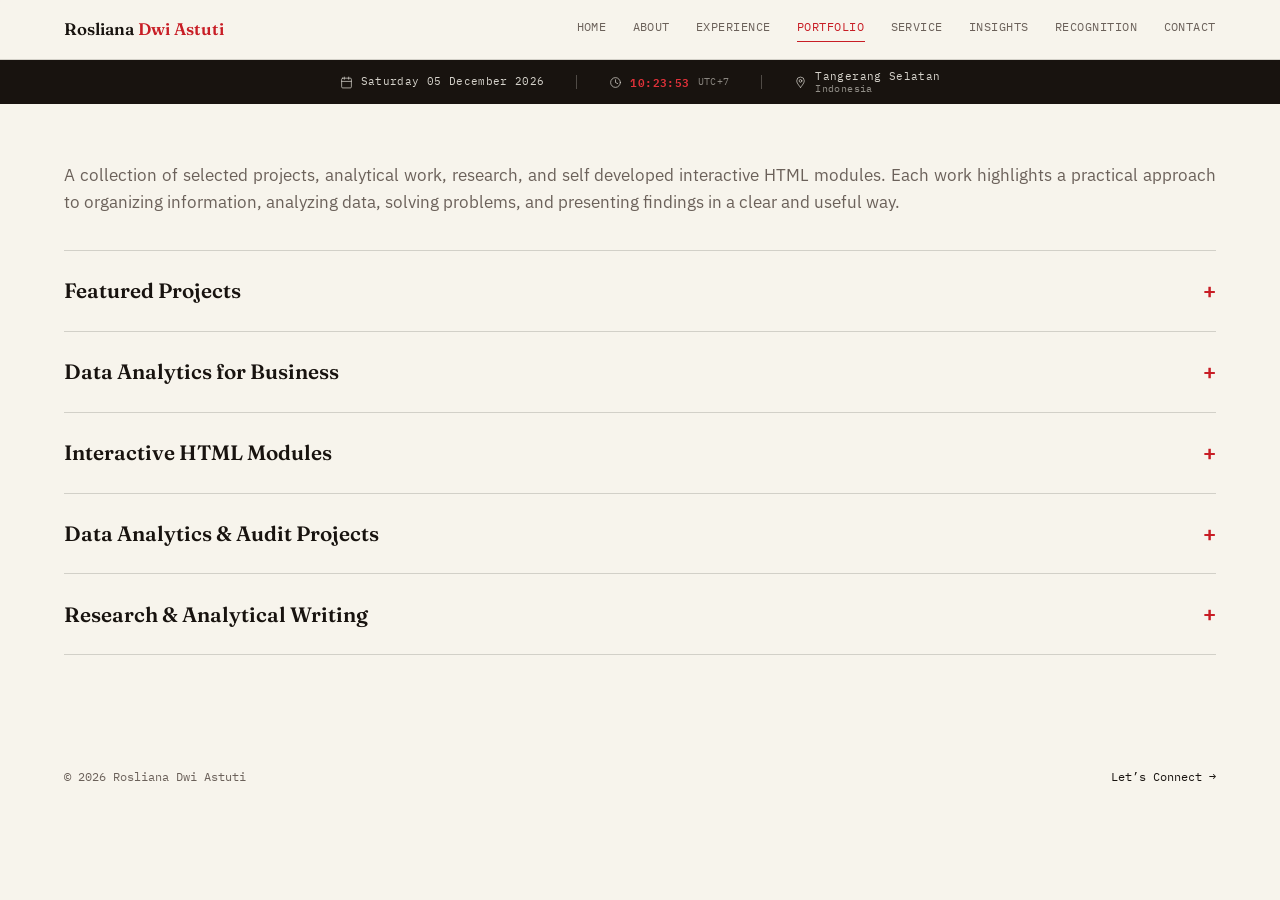
<file: portfolio.html>
<!DOCTYPE html>
<html lang="en">
<head>
<meta charset="UTF-8">
<meta name="viewport" content="width=device-width, initial-scale=1.0">
<title>Portfolio — Rosliana Dwi Astuti</title>
<meta name="description" content="Selected projects, research, analytical work, and interactive HTML learning modules across accounting, audit, and data analytics.">
<link rel="stylesheet" href="style.css">
</head>
<body>

<header class="site-nav">
  <div class="nav-inner">
    <a href="index.html" class="brand">Rosliana <span>Dwi Astuti</span></a>
    <button class="nav-toggle" aria-label="Open menu">&#8801;</button>
    <nav class="links">
      <a href="index.html">Home</a>
      <a href="about.html">About</a>
      <a href="experience.html">Experience</a>
      <a href="portfolio.html" class="active">Portfolio</a>
      <a href="service.html">Service</a>
      <a href="insights.html">Insights</a>
      <a href="recognition.html">Recognition</a>
      <a href="contact.html">Contact</a>
    </nav>
  </div>
</header>

<div class="status-bar">
  <div class="status-bar-inner">
    <div class="status-item status-date">
      <span class="status-icon"><svg viewBox="0 0 24 24"><rect x="3" y="4" width="18" height="18" rx="2"></rect><line x1="16" y1="2" x2="16" y2="6"></line><line x1="8" y1="2" x2="8" y2="6"></line><line x1="3" y1="10" x2="21" y2="10"></line></svg></span>
      <span id="status-date-text">Wednesday, 10 September 2026</span>
    </div>
    <div class="status-sep"></div>
    <div class="status-item status-time">
      <span class="status-icon"><svg viewBox="0 0 24 24"><circle cx="12" cy="12" r="9"></circle><polyline points="12 7 12 12 16 14"></polyline></svg></span>
      <strong id="status-time-text">00:00:00</strong>
      <span class="status-tz">UTC+7</span>
    </div>
    <div class="status-sep"></div>
    <div class="status-item status-location">
      <span class="status-icon"><svg viewBox="0 0 24 24"><path d="M12 21s-7-7.5-7-12a7 7 0 0 1 14 0c0 4.5-7 12-7 12z"></path><circle cx="12" cy="9" r="2.5"></circle></svg></span>
      <span class="status-location-text"><span>Tangerang Selatan</span><span>Indonesia</span></span>
    </div>
  </div>
</div>



<section class="block portfolio-index">
  <div class="wrap">

    <p class="intro portfolio-lede">A collection of selected projects, analytical work, research, and self developed interactive HTML modules. Each work highlights a practical approach to organizing information, analyzing data, solving problems, and presenting findings in a clear and useful way.</p>

    <!-- ============================================================
         1. FEATURED PROJECTS
         ============================================================ -->
    <details class="accordion accordion-top">
      <summary>Featured Projects</summary>
      <div class="body">
        <p class="intro" style="margin-top:0;">Selected data driven projects that demonstrate how I work from problem definition and data preparation through analysis, process evaluation, and practical recommendations.</p>

        <details class="accordion">
          <summary>E-commerce Inventory &amp; Price Tracking</summary>
          <div class="body">
            <p>An organized inventory and price tracking system built for a small e-commerce business, covering data cleaning, inventory status monitoring, and price comparison across platforms.</p>
            <a href="https://drive.google.com/drive/folders/1fa8DZKp5kvZvK18LYSMqRmBepdit381l?usp=sharing" class="card-link" target="_blank" rel="noopener">View Folder on Google Drive &rarr;</a><br>
            <a href="experience.html" class="card-link">See the full write-up on the Experience page &rarr;</a>
          </div>
        </details>

        <details class="accordion">
          <summary>Hotel Reservation &amp; Business Process Analysis</summary>
          <div class="body">
            <p>A data and process analysis project examining hotel reservation cancellations, booking lead time, and special requests, combining Python, SQL, and BPMN process mapping.</p>
            <a href="https://drive.google.com/drive/folders/1ubaRED2vtV3w7v0cijzPru57A4ubF2X_?usp=sharing" class="card-link" target="_blank" rel="noopener">View Folder on Google Drive &rarr;</a><br>
            <a href="experience.html" class="card-link">See the full write-up on the Experience page &rarr;</a>
          </div>
        </details>

        <details class="accordion">
          <summary>Digital Payment Fraud Analysis &amp; Risk Insights</summary>
          <div class="body">
            <p>A fraud and risk analytics project on a digital payment platform, covering data cleaning, feature engineering, SQL based fraud monitoring, and behavioral/cohort analysis.</p>
            <a href="https://drive.google.com/drive/folders/1vHoQ0KXhADNFk53oGFs43hVYN7kk6LyR?usp=sharing" class="card-link" target="_blank" rel="noopener">View Folder on Google Drive &rarr;</a><br>
            <a href="experience.html" class="card-link">See the full write-up on the Experience page &rarr;</a>
          </div>
        </details>
      </div>
    </details>

    <!-- ============================================================
         2. DATA ANALYTICS FOR BUSINESS
         ============================================================ -->
    <details class="accordion accordion-top">
      <summary>Data Analytics for Business</summary>
      <div class="body">
        <p class="intro" style="margin-top:0;">Hands on assignments completed through practical data analytics work, covering business problem solving, data preparation, spreadsheets, SQL, Python, Pandas, Tableau, visualization, forecasting, and strategic analysis.</p>

        <details class="accordion">
          <summary>10 Hands-on Projects — Bitlabs Academy
            <span class="meta">Program: Data Analytics for Business, Independent Study &middot; Organization: Bitlabs Academy &times; Kampus Merdeka</span>
          </summary>
          <div class="body">

            <details class="accordion">
              <summary>User Journey Mapping, Innovation Strategy &amp; BPMN
                <span class="meta">Task 01</span>
              </summary>
              <div class="body">
                <h4>Project Overview</h4>
                <p>A business analysis assignment covering user journey mapping, innovation strategy, and business process modeling. The task involved analyzing a prospective learner's journey, developing an innovation strategy based on alumni success stories, and modeling an e-commerce ordering process using Business Process Model and Notation (BPMN).</p>
                <h4>My Work</h4>
                <p><strong>01 User Journey Mapping</strong><br>Developed a user journey for a prospective Data Analytics learner, mapping the experience from initial awareness through consideration, purchase, retention, and advocacy.</p>
                <p>Key stages included:</p>
                <ul>
                  <li>Awareness, discovering Bitlabs through Google search.</li>
                  <li>Consideration, evaluating program benefits and credibility.</li>
                  <li>Purchase, selecting a Career Acceleration Bootcamp and completing the registration process.</li>
                  <li>Retention, evaluating the learning experience, including flexible classes, weekly consultations, project based learning, and career support.</li>
                  <li>Advocacy, sharing the learning experience through personal recommendations and social media.</li>
                </ul>
                <p><strong>02 Innovation Strategy</strong><br>Developed a Brand Innovation, "Success Stories Campaign" strategy designed to leverage alumni success stories to attract prospective learners.</p>
                <p>The proposed strategy included:</p>
                <ul>
                  <li>Referral incentives and recognition for alumni who promote their learning experiences.</li>
                  <li>Collaboration with influencers and educators through podcast content.</li>
                  <li>Multi channel promotion through WhatsApp, Instagram, TikTok, X, YouTube, LinkedIn, Facebook communities, and paid advertising.</li>
                </ul>
                <p><strong>03 Business Process Model and Notation (BPMN)</strong><br>Modeled an e-commerce fashion ordering process using BPMN to visualize interactions between key actors throughout the order lifecycle.</p>
                <p>The process was structured into four swimlanes: Buyer &rarr; System / E-commerce &rarr; Seller &rarr; Courier.</p>
                <p>The modeled process covered:</p>
                <ul>
                  <li>Product browsing and order selection.</li>
                  <li>Payment verification by the system.</li>
                  <li>Order processing by the seller.</li>
                  <li>Handover to the courier and delivery.</li>
                  <li>Delivery confirmation and product review.</li>
                  <li>Return handling when applicable.</li>
                  <li>Fund disbursement to the seller or refund to the buyer.</li>
                </ul>
                <h4>Skills &amp; Methods</h4>
                <p>User Journey Mapping, Innovation Strategy, BPMN, Business Process Analysis, Customer Journey Analysis</p>
                <a href="https://drive.google.com/file/d/16fRgJET8PAYndJYXqSV6IPy_f9lZneNR/view?usp=sharing" class="card-link" target="_blank" rel="noopener">View on Google Drive &rarr;</a>
              </div>
            </details>

            <details class="accordion">
              <summary>Data Analytics Lifecycle &amp; Excel Analysis
                <span class="meta">Task 02</span>
              </summary>
              <div class="body">
                <h4>Project Overview</h4>
                <p>A business data analytics assignment combining the Data Analytics Life Cycle framework with practical Excel based data analysis. The task involved analyzing an e-commerce case study, selecting appropriate analytical and visualization approaches, and applying Excel functions to extract, transform, and analyze business data.</p>
                <h4>My Work</h4>
                <p><strong>01 Data Analytics Life Cycle</strong><br>Applied the Data Analytics Life Cycle to an e-commerce case study focused on understanding the decline in sales conversion and its potential relationship with customer service quality. The analysis followed six stages:</p>
                <ul>
                  <li>Discovery, defined the business problem, objectives, and key stakeholders across Marketing, Sales, Product, and Customer Service.</li>
                  <li>Data Preparation, identified relevant internal and external data and considered data cleaning requirements, including duplicate removal, missing value handling, and date validation.</li>
                  <li>Model Planning, defined descriptive and diagnostic analysis approaches, identified independent and dependent variables, and selected regression analysis as the analytical technique.</li>
                  <li>Model Building, considered how the analytical model could be integrated into business systems such as CRM and internal reporting.</li>
                  <li>Communicating Results, planned visual reports and interactive dashboards to communicate findings and support data driven recommendations.</li>
                  <li>Operationalizing, established an approach for regularly monitoring model performance and updating the analysis using new data.</li>
                </ul>
                <p><strong>02 Data Visualization</strong><br>Selected visualization methods based on the type of business question being analyzed.</p>
                <ul>
                  <li>Bar Chart, compared sales performance across product categories.</li>
                  <li>Line Chart, analyzed sales trends over time.</li>
                  <li>Scatter Plot, examined relationships between numerical variables, such as promotional spending and sales volume.</li>
                  <li>Box Plot, compared distributions across different groups or promotional strategies.</li>
                </ul>
                <p><strong>03 Excel Data Analysis</strong><br>Applied Excel functions to perform data retrieval, filtering, aggregation, categorization, statistical analysis, and date based calculations. Key functions included:</p>
                <ul>
                  <li>Lookup &amp; Reference: VLOOKUP, INDEX, MATCH</li>
                  <li>Logical &amp; Conditional: IF, SUMIF, COUNTIF, FILTER</li>
                  <li>Statistical &amp; Mathematical: SUMPRODUCT, MAX, MIN, AVERAGE, MEDIAN</li>
                  <li>Data Handling: UNIQUE</li>
                  <li>Text &amp; Date: CONCATENATE, DATEDIF</li>
                </ul>
                <p>These functions were applied to tasks involving employee records, product sales, markup rates, employment duration, age categorization, and other business data.</p>
                <h4>Key Result</h4>
                <p>The Excel analysis showed that products in the High Markup Rate category generated the highest number of sales, followed by Super High Markup Rate and Medium Markup Rate categories.</p>
                <ul>
                  <li>High Markup Rate: 18,784 sales</li>
                  <li>Super High Markup Rate: 12,774 sales</li>
                  <li>Medium Markup Rate: 3,240 sales</li>
                </ul>
                <h4>Skills &amp; Methods</h4>
                <p>Data Analytics Life Cycle, Excel, Data Analysis, Data Visualization, Business Analysis, Data Cleaning, Descriptive Analysis, Regression Analysis</p>
                <a href="https://drive.google.com/file/d/1JVUaALLGixT3iumFbBb7jBJdzfTjTQRn/view?usp=sharing" class="card-link" target="_blank" rel="noopener">View on Google Drive &rarr;</a>
              </div>
            </details>

            <details class="accordion">
              <summary>Advanced Spreadsheet Techniques for Data Preparation &amp; Analysis
                <span class="meta">Task 03 &middot; Dataset: Brazilian E-commerce (Olist) &middot; Tool: Google Sheets</span>
              </summary>
              <div class="body">
                <h4>Project Overview</h4>
                <p>A hands on data preparation and analysis assignment using Google Sheets and a Brazilian e-commerce dataset from Olist. The task involved cleaning and standardizing raw data, performing calculations and data validation, identifying potential duplicates and inconsistencies, and creating visualizations to analyze order and sales patterns.</p>
                <h4>My Work</h4>
                <p><strong>01 Data Preparation &amp; Initial Analysis</strong></p>
                <ul>
                  <li>Identified missing values using conditional formatting.</li>
                  <li>Calculated a total of 99,441 orders using COUNTA().</li>
                  <li>Determined the dataset's date range using MAX(), MIN(), and DATEDIF().</li>
                  <li>Used VLOOKUP() to combine price information from the order items dataset.</li>
                  <li>Calculated the average order value for delivered orders using AVERAGEIF().</li>
                  <li>Created a line chart to visualize monthly order trends from 2016 to 2018.</li>
                </ul>
                <p><strong>02 Data Formatting &amp; Revenue Calculation</strong></p>
                <ul>
                  <li>Converted text formatted price values into numerical values using VALUE().</li>
                  <li>Applied appropriate currency formatting after adjusting the spreadsheet locale.</li>
                  <li>Extracted date information from timestamps using DATEVALUE(), TEXT(), and ARRAYFORMULA().</li>
                  <li>Applied conditional formatting to identify orders above $500 and below $50.</li>
                  <li>Calculated total order value using price, shipping cost, and item quantity.</li>
                  <li>Used VLOOKUP() to bring calculated values into the main dataset.</li>
                  <li>Created a bar chart to visualize monthly total revenue.</li>
                </ul>
                <p><strong>03 Data Standardization</strong></p>
                <ul>
                  <li>Standardized product category text using PROPER() and SUBSTITUTE().</li>
                  <li>Translated product category labels into English using GOOGLETRANSLATE().</li>
                  <li>Compared text values using EXACT() and IF() to identify inconsistencies.</li>
                  <li>Cleaned inconsistent city or location names using SUBSTITUTE().</li>
                  <li>Created a pie chart to visualize product category distribution after standardization.</li>
                </ul>
                <p><strong>04 Duplicate Identification &amp; Validation</strong></p>
                <ul>
                  <li>Used conditional formatting to identify potentially duplicated order_id values.</li>
                  <li>Applied the spreadsheet's Remove Duplicates functionality.</li>
                  <li>Compared the dataset before and after the deduplication process.</li>
                  <li>Confirmed that the dataset remained at 99,441 rows, indicating that no duplicate order records were identified.</li>
                </ul>
                <p><strong>05 Distribution &amp; Relationship Analysis</strong></p>
                <ul>
                  <li>Created a histogram to analyze the distribution of product sales.</li>
                  <li>Created a scatter plot to examine the relationship between product price and customer rating.</li>
                  <li>Observed a positive pattern in the dataset, where higher priced products tended to be associated with higher ratings.</li>
                </ul>
                <h4>Skills &amp; Methods</h4>
                <p>Google Sheets, Data Preparation, Data Cleaning, Data Standardization, Data Validation, Data Transformation, Lookup Functions, Conditional Formatting, Data Visualization, Exploratory Data Analysis</p>
                <a href="https://drive.google.com/file/d/1eePTGmr0X1SdwMGIPyazBXYW4HQ7qyaD/view?usp=sharing" class="card-link" target="_blank" rel="noopener">View on Google Drive &rarr;</a>
              </div>
            </details>

            <details class="accordion">
              <summary>SQL Fundamentals &amp; Query Practice
                <span class="meta">Task 04 &middot; Tool: DBeaver &middot; SQLite</span>
              </summary>
              <div class="body">
                <h4>Project Overview</h4>
                <p>A hands on SQL assignment focused on building foundational query skills using SQLite in DBeaver. The task covered database table operations, data manipulation, filtering, aggregation, mathematical expressions, table relationships, joins, set operations, and SQL troubleshooting.</p>
                <h4>My Work</h4>
                <p><strong>01 Basic SQL Operations</strong></p>
                <ul>
                  <li>Created and removed tables using CREATE TABLE and DROP TABLE IF EXISTS.</li>
                  <li>Inserted records using INSERT INTO.</li>
                  <li>Used AS to create column aliases.</li>
                  <li>Sorted query results using ORDER BY.</li>
                  <li>Limited query results using LIMIT.</li>
                </ul>
                <p><strong>02 Mathematical Expressions &amp; Data Filtering</strong></p>
                <ul>
                  <li>Calculated adjusted salary values using mathematical expressions such as gaji * 1.05.</li>
                  <li>Applied multiplication operations to simulate alternative salary scenarios.</li>
                  <li>Filtered records using the WHERE clause, including filtering tracks based on duration.</li>
                </ul>
                <p><strong>03 Aggregate Functions</strong></p>
                <ul>
                  <li>Applied COUNT() to calculate the number of customers.</li>
                  <li>Used GROUP BY to summarize customer counts by country.</li>
                </ul>
                <p><strong>04 SQL Joins &amp; Table Relationships</strong></p>
                <ul>
                  <li>Used INNER JOIN to combine album, track, and genre tables.</li>
                  <li>Applied table aliases to make multi table queries more structured and readable.</li>
                  <li>Combined records from different tables using UNION.</li>
                  <li>Built multi table queries involving customer, invoice, and invoiceline.</li>
                  <li>Used GROUP BY and HAVING to identify customers who purchased more than five tracks.</li>
                </ul>
                <p><strong>05 SQL Troubleshooting</strong></p>
                <ul>
                  <li>Investigated an error caused by an unavailable productid column in the invoiceline table.</li>
                  <li>Examined the table structure using PRAGMA.</li>
                  <li>Identified the appropriate reference column, trackid, and adjusted the query accordingly.</li>
                  <li>Used the corrected relationship to complete the customer purchase analysis.</li>
                </ul>
                <h4>Skills &amp; Methods</h4>
                <p>SQL, SQLite, DBeaver, SELECT Queries, Filtering, Aggregation, GROUP BY, HAVING, ORDER BY, JOIN, UNION, Table Relationships, SQL Troubleshooting</p>
                <a href="https://drive.google.com/file/d/12c0Xx5xIsMzS02cA5Z_Or8ii3Zo8ikEY/view?usp=sharing" class="card-link" target="_blank" rel="noopener">View on Google Drive &rarr;</a>
              </div>
            </details>

            <details class="accordion">
              <summary>Business Strategy Development &amp; Advanced SQL Operations
                <span class="meta">Task 05 &middot; Tools: SQL &middot; DBeaver / SQLite</span>
              </summary>
              <div class="body">
                <h4>Project Overview</h4>
                <p>A business and data analytics assignment combining strategic business analysis with advanced SQL operations. The task covered problem identification and strategic recommendations, objective and key result development, and advanced SQL techniques for analyzing and ranking business data.</p>
                <h4>My Work</h4>
                <p><strong>01 Business Problem Analysis</strong><br>Applied Problem Tree Analysis to examine the business challenges behind the permanent closure of Giant stores.</p>
                <ul>
                  <li><strong>Core Problem:</strong> The business struggled to adapt to changing consumer shopping behavior and the shift toward online platforms.</li>
                  <li><strong>Root Causes:</strong> Declining sales, delayed investment in e-commerce technology, continued reliance on the hypermarket format, and an organizational structure that was less responsive to innovation and changing market conditions.</li>
                  <li><strong>Business Impacts:</strong> Short term impacts included declining revenue, store closures, and workforce reductions, while longer term impacts included deteriorating financial conditions and reputational challenges.</li>
                  <li><strong>Proposed Solutions:</strong> Strengthening social media marketing, integrating physical stores with websites and applications through an omnichannel approach, and collaborating with e-commerce platforms.</li>
                </ul>
                <p><strong>02 Objective &amp; Key Results (OKR)</strong><br>Developed an OKR framework for a fintech company providing digital payment and financial services for SMEs.</p>
                <p><em>Company Objective:</em> Increase profitability through market expansion.</p>
                <ul>
                  <li>Increase active users by 50% within 12 months.</li>
                  <li>Acquire 60 new SMEs per quarter.</li>
                  <li>Increase premium service revenue by 30%.</li>
                </ul>
                <p><em>Business Development Manager Objective:</em> Develop strategies to accelerate user growth.</p>
                <ul>
                  <li>Establish 15 partnerships with banks or financial institutions per quarter.</li>
                  <li>Increase user retention to 60% within six months.</li>
                  <li>Increase revenue from new users by 30% by Q4 2024.</li>
                </ul>
                <p><strong>03 Advanced SQL Operations</strong></p>
                <ul>
                  <li>CASE WHEN, categorized music tracks into short, medium, and long based on track duration.</li>
                  <li>Common Table Expressions (CTEs), used WITH statements to calculate album level sales, track counts, and average sales per track.</li>
                  <li>Subqueries &amp; HAVING, identified customers whose total purchases exceeded the average total sales across customers.</li>
                  <li>Window Functions, RANK() &amp; DENSE_RANK(), ranked customers based on their total purchase values.</li>
                  <li>PARTITION BY &amp; Running Totals, calculated cumulative sales by music genre based on transaction dates.</li>
                </ul>
                <h4>Skills &amp; Methods</h4>
                <p>Business Strategy, Problem Tree Analysis, 5 Whys, OKR, SQL, CASE WHEN, CTE, Subqueries, HAVING, Window Functions, RANK, DENSE_RANK, PARTITION BY, Data Analysis</p>
                <a href="https://drive.google.com/file/d/18XP22VOeWQH-ntuU4lwqfcxMY3BmMLlE/view?usp=sharing" class="card-link" target="_blank" rel="noopener">View on Google Drive &rarr;</a>
              </div>
            </details>

            <details class="accordion">
              <summary>Innovative Problem Solving &amp; Python Data Manipulation
                <span class="meta">Task 06 &middot; Tools: Python &middot; Pandas &middot; Design Thinking &middot; SWOT Analysis</span>
              </summary>
              <div class="body">
                <h4>Project Overview</h4>
                <p>A hands on business analytics assignment combining design thinking, critical problem solving, and Python based data manipulation. The task involved diagnosing a marketplace conversion decline, evaluating potential business solutions, and applying Python and Pandas to perform data manipulation, filtering, cleaning, and descriptive analysis.</p>
                <h4>My Work</h4>
                <p><strong>01 Design Thinking &amp; Problem Solving</strong><br>Applied a Design Thinking approach to investigate a 15% decline in marketplace sales conversion over a three month period. The analysis involved:</p>
                <ul>
                  <li>Empathize, investigated customer behavior through interviews, observation, and customer surveys.</li>
                  <li>Problem Definition, identified irrelevant product reviews, low ratings, and delivery delays as factors contributing to purchase hesitation and cancellations.</li>
                  <li>Ideation &amp; SWOT Analysis, evaluated four potential solutions: review relevance filtering, referral and affiliate programs, live chat / AI chatbot, and trend prediction through data analysis.</li>
                  <li>Solution Selection, selected a Referral &amp; Affiliate Program as the proposed solution based on its potential to expand market reach through social networks while maintaining marketing efficiency.</li>
                </ul>
                <p><strong>02 Python Fundamentals</strong><br>Practiced fundamental Python programming concepts through small analytical exercises, including a custom hitung_rata_rata function to calculate averages, basic arithmetic operations, and a cek_genap function using the modulo operator to identify even and odd numbers.</p>
                <p><strong>03 Python Data Manipulation</strong><br>Converted structured lists containing names, ages, and majors into a Pandas DataFrame, and used for loops and range() to evaluate sequences of even and odd numbers.</p>
                <p><strong>04 Pandas Data Analysis: Telco Customer Churn</strong></p>
                <ul>
                  <li>Filtered customers using Electronic Check as their payment method.</li>
                  <li>Converted the TotalCharges column to a numerical data type.</li>
                  <li>Removed missing values using dropna().</li>
                  <li>Identified customers with the highest total charges.</li>
                  <li>Filtered Fiber Optic customers and calculated descriptive statistics for MonthlyCharges using describe().</li>
                  <li>Filtered customers with Churn = 'Yes' and tenure greater than 48 months, identifying 213 customers meeting the criteria.</li>
                </ul>
                <h4>Skills &amp; Methods</h4>
                <p>Python, Pandas, Data Manipulation, Data Cleaning, Data Filtering, Descriptive Statistics, DataFrame, Design Thinking, Critical Thinking, SWOT Analysis, Problem Solving</p>
                <a href="https://drive.google.com/file/d/1LSf23fmn4YNJKYpyZLPq4VtyKq8c9xkh/view?usp=sharing" class="card-link" target="_blank" rel="noopener">View on Google Drive &rarr;</a>
              </div>
            </details>

            <details class="accordion">
              <summary>Pandas Data Manipulation &amp; Exploratory Data Analysis
                <span class="meta">Task 07 &middot; Tools: Python &middot; Pandas &middot; NumPy &middot; Seaborn &middot; Matplotlib</span>
              </summary>
              <div class="body">
                <h4>Project Overview</h4>
                <p>A hands on data analytics assignment focused on data manipulation using Pandas and Exploratory Data Analysis (EDA). The task involved analyzing customer churn patterns, performing descriptive statistical analysis, and exploring relationships and distributions within customer and penguin datasets through data visualization.</p>
                <h4>My Work</h4>
                <p><strong>01 Pandas Data Manipulation: Telco Customer Churn</strong></p>
                <ul>
                  <li>Filtered female customers and used groupby() to identify the most widely used internet service type.</li>
                  <li>Created a pivot table to examine churn across combinations of Payment Method and Contract.</li>
                  <li>Identified Electronic check + Month to month as the combination with the highest churn in the analyzed dataset.</li>
                </ul>
                <p><strong>02 Descriptive Statistics: Penguin Dataset</strong><br>Performed descriptive statistical analysis to understand the distribution and characteristics of numerical and categorical variables.</p>
                <p>For continuous variables, calculated Mean, Median, Mode, Variance, and Standard Deviation, covering bill_length_mm, bill_depth_mm, flipper_length_mm, and body_mass_g. For categorical variables, identified the mode for species, island, and sex using NumPy functions including np.unique() and np.argmax().</p>
                <p><strong>03 Univariate &amp; Multivariate Visualization</strong></p>
                <ul>
                  <li>Created histograms and Kernel Density Estimate (KDE) plots to examine the distribution of penguin body mass.</li>
                  <li>Created a scatter plot to analyze the relationship between bill_length_mm and body_mass_g, differentiated by penguin species.</li>
                  <li>Created a boxplot to examine body-mass distribution.</li>
                  <li>Calculated Q1, Q3, and Interquartile Range (IQR) to further analyze the distribution.</li>
                </ul>
                <p><strong>04 Advanced Visualization</strong></p>
                <ul>
                  <li>Used seaborn.pairplot() to examine relationships between multiple numerical variables across penguin species.</li>
                  <li>Created a customized scatter plot analyzing the relationship between bill_depth_mm and flipper_length_mm.</li>
                  <li>Customized chart elements including species grouping, axis labels, title, legend, and tick scales.</li>
                </ul>
                <h4>Skills &amp; Methods</h4>
                <p>Python, Pandas, NumPy, Exploratory Data Analysis, Descriptive Statistics, Data Manipulation, Data Visualization, Seaborn, Matplotlib, GroupBy, Pivot Tables, Histogram, KDE, Scatter Plot, Boxplot, IQR, Pair Plot</p>
                <a href="https://drive.google.com/file/d/1gZ2Sh-ueFXo5ZyZVJIhIPc8XiGkNQtum/view?usp=sharing" class="card-link" target="_blank" rel="noopener">View on Google Drive &rarr;</a>
              </div>
            </details>

            <details class="accordion">
              <summary>Business Data Analysis &amp; Visualization (Tableau)
                <span class="meta">Task 08 &middot; Tool: Tableau &middot; Datasets: Telco Customer Churn &middot; Superstore</span>
              </summary>
              <div class="body">
                <h4>Project Overview</h4>
                <p>A business data analysis and visualization assignment using Tableau to explore customer behavior, sales performance, profitability, and regional business performance. The analysis combined interactive visualizations, calculated metrics, trend analysis, and dashboard design to identify patterns and generate business recommendations.</p>
                <h4>My Work</h4>
                <p><strong>01 Customer Behavior Analysis</strong></p>
                <ul>
                  <li>Created a packed bubble chart to compare average monthly charges between churned and non churned customers across different payment methods.</li>
                  <li>Identified a pattern where customers with higher monthly charges tended to show higher churn risk, regardless of payment method.</li>
                  <li>Created a scatter plot with a trend line to examine the relationship between customer tenure and total charges.</li>
                  <li>Identified a statistically significant positive relationship between tenure and total charges (p-value &lt; 0.0001).</li>
                  <li>Estimated that each additional month of tenure was associated with an average increase of $76.27 in total charges.</li>
                </ul>
                <p><strong>02 Sales &amp; Profitability Analysis</strong></p>
                <ul>
                  <li>Compared average sales across product categories using a bar chart.</li>
                  <li>Identified Technology as the category with the highest average sales at $393.30, followed by Furniture and Office Supplies.</li>
                  <li>Compared sales performance across Consumer, Corporate, and Home Office segments.</li>
                  <li>Calculated profit margin using SUM(Profit) / SUM(Sales).</li>
                  <li>Identified Consumer as the segment with the highest profit margin at 35.95%.</li>
                  <li>Compared regional profitability and identified West as the highest profit region, generating approximately $125,621.</li>
                  <li>Used an Order Date parameter to analyze profit across different time periods.</li>
                </ul>
                <p><strong>03 Sales &amp; Profit Insights Dashboard</strong><br>Designed an interactive Tableau dashboard to consolidate key business performance indicators and analytical views into a single interface.</p>
                <p><em>KPI Summary:</em> Total Customers 793 &middot; Average Order Value $394.30 &middot; Total Sales $1,974,918 &middot; Total Profit $659,247</p>
                <p><em>Dashboard Visualizations:</em> Average Sales by Product Category, Profit by Region and Time Period, Sales Analysis by Segment, Profit Margin by Segment. The dashboard used a color blind friendly visual design and color intensity to distinguish differences in business performance.</p>
                <p><strong>04 Business Insights &amp; Recommendations</strong></p>
                <ul>
                  <li>Review cost and discount efficiency within the Corporate segment to improve profit margins.</li>
                  <li>Consider strengthening customer loyalty initiatives in the West region, which generated the highest profit.</li>
                  <li>Evaluate opportunities to support continued growth in the Technology category.</li>
                  <li>Monitor customers with higher monthly charges as a potential segment for churn risk analysis.</li>
                </ul>
                <h4>Key Insights</h4>
                <ul>
                  <li>Customer retention: Higher monthly charges were associated with greater churn risk in the analyzed Telco dataset.</li>
                  <li>Customer value: Longer tenured customers generated higher accumulated charges, with tenure showing a significant positive relationship with total charges.</li>
                  <li>Product performance: Technology generated the highest average sales among the analyzed product categories.</li>
                  <li>Regional performance: The West region generated the highest profit.</li>
                  <li>Segment profitability: Consumer achieved the highest profit margin, while Corporate had a lower margin despite strong sales performance.</li>
                </ul>
                <h4>Skills &amp; Methods</h4>
                <p>Tableau, Business Data Analysis, Data Visualization, Dashboard Development, KPI Design, Calculated Fields, Trend Analysis, Correlation Analysis, Profitability Analysis, Customer Churn Analysis, Business Insights, Data Driven Recommendations</p>
                <a href="https://drive.google.com/file/d/1zLTJbdZyjdhhFHUN7kqFd4oY0AvnSlX2/view?usp=sharing" class="card-link" target="_blank" rel="noopener">View on Google Drive &rarr;</a>
              </div>
            </details>

            <details class="accordion">
              <summary>Advanced Business Analysis using Tableau (Table Calculations &amp; LOD)
                <span class="meta">Task 09 &middot; Tool: Tableau</span>
              </summary>
              <div class="body">
                <h4>Project Overview</h4>
                <p>An advanced Tableau analytics assignment focused on Table Calculations and Level of Detail (LOD) expressions. The analysis examined cumulative sales, month over month sales changes, region specific performance, store level sales, and category performance across different levels of data granularity.</p>
                <h4>My Work</h4>
                <p><strong>01 Cumulative Sales Analysis: Skincare</strong><br>Used Tableau Table Calculation, Running Total, to analyze cumulative skincare sales from 2023 to 2024. Identified consistent growth from approximately 1.36 million in January 2023 to more than 26 million by December 2024.</p>
                <p><strong>02 Month over Month Sales Analysis: Makeup</strong><br>Analyzed monthly changes in Makeup sales using Quick Table Calculation, Percent Difference, and LOOKUP. Identified significant increases in February 2023 (+22.76%) and February 2024 (+27.83%), and substantial declines in January 2024 (-24.63%) and November 2024 (-15.92%).</p>
                <p><strong>03 Region Level Analysis: Haircare in Jakarta</strong><br>Applied a LOD FIXED expression to calculate total Haircare sales for Jakarta independently of other filtering dimensions, recording Jakarta Haircare sales of 5,254,530, relatively lower than other regions in the analyzed dataset.</p>
                <p><strong>04 Store Level Discount Analysis</strong><br>Used LOD INCLUDE to analyze average sales of discounted products at the store level. Store A recorded approximately 54,488, compared with Store C at 58,392, Store D at 56,865, and Store B at 55,843, indicating broadly similar performance across stores.</p>
                <p><strong>05 Category Level Sales Analysis</strong><br>Applied LOD EXCLUDE to calculate total sales by product category while excluding the region dimension. Bodycare recorded the highest total sales (27,315,416), followed closely by Makeup (27,312,725), Fragrance (27,172,872), Skincare (26,779,249), and Haircare (26,770,197), indicating broadly distributed demand.</p>
                <h4>Skills &amp; Methods</h4>
                <p>Tableau, Table Calculations, Running Total, Percent Difference, LOOKUP, Level of Detail (LOD), FIXED, INCLUDE, EXCLUDE, Time Series Analysis, Sales Analysis, Comparative Analysis, Data Visualization, Business Insights</p>
                <a href="https://drive.google.com/file/d/1znqmGCpZu2vJg1m2GBFRbSSfhXcBMs7v/view?usp=sharing" class="card-link" target="_blank" rel="noopener">View on Google Drive &rarr;</a>
              </div>
            </details>

            <details class="accordion">
              <summary>Strategic Business Analytics, Forecasting &amp; Risk Insights
                <span class="meta">Task 10</span>
              </summary>
              <div class="body">
                <h4>Project Overview</h4>
                <p>A strategic business analytics assignment combining sales analysis, forecasting, and risk oriented business interpretation using Tableau. The analysis examined sales performance under different discount conditions, projected future sales trends, and translated the findings into strategic recommendations related to promotional effectiveness, customer price sensitivity, and profitability risk.</p>
                <h4>My Work</h4>
                <p><strong>01 Sales Performance by Discount Status</strong><br>Analyzed sales performance across Bodycare, Fragrance, Haircare, Makeup, and Skincare based on whether products were sold with or without discounts. Observed discounted sales of approximately $21 to $22.9 million per category, compared with approximately $4.8 to $5.4 million without discounts. Identified Makeup as the highest performing category under discount conditions, at approximately $22.93 million in sales.</p>
                <p><strong>02 Sales Forecasting</strong><br>Applied Tableau based forecasting to estimate future sales performance based on historical sales trends, using historical performance and projected results together rather than relying solely on past sales figures.</p>
                <p><strong>03 Strategic &amp; Risk Insights</strong><br>Identified discounts as a strong sales volume driver, considered the possibility of price sensitive customer behavior, and recognized that higher sales volume from discounts does not automatically mean higher profitability. Identified continuous discounting as a potential margin risk and recommended targeted promotional strategies that balance sales growth and profit protection.</p>
                <h4>Key Insight</h4>
                <p>Discounts can significantly increase sales volume, while forecasting provides an indication of potential future performance. However, businesses should balance promotional effectiveness with profitability by using targeted discounts rather than relying on continuous price reductions.</p>
                <h4>Skills &amp; Methods</h4>
                <p>Tableau, Sales Analysis, Sales Forecasting, Trend Analysis, Data Visualization, Strategic Business Analysis, Promotional Analysis, Pricing Analysis, Risk Assessment, Business Recommendations</p>
                <a href="https://drive.google.com/file/d/1J5O7YQDFmOsScBP1IpnFlxFly0ysgpd1/view?usp=sharing" class="card-link" target="_blank" rel="noopener">View on Google Drive &rarr;</a>
              </div>
            </details>

          </div>
        </details>
      </div>
    </details>

    <!-- ============================================================
         3. INTERACTIVE HTML MODULES
         ============================================================ -->
    <details class="accordion accordion-top">
      <summary>Interactive HTML Modules</summary>
      <div class="body">
        <p class="intro" style="margin-top:0;">Self developed HTML modules that turn structured professional topics into simple, interactive web based learning content, with a focus on clear organization, navigation, and user friendly presentation.</p>

        <details class="accordion">
          <summary>Risk Based Audit
            <span class="meta">Module 01</span>
          </summary>
          <div class="body">
            <h4>Overview</h4>
            <p>An interactive learning module designed to explore Risk Based Audit (RBA), risk assessment, audit planning, internal control frameworks, and risk governance. The module was developed based on a professional webinar and expanded into a structured digital learning resource with interactive explanations, quizzes, and a technical glossary.</p>
            <h4>Key Topics</h4>
            <ul>
              <li>Risk Based Audit Fundamentals, risk identification, frequency, impact, and audit prioritization.</li>
              <li>RBA Approach &amp; Audit Planning, audit universe, risk scoring, heat maps, and Risk Based Internal Audit planning.</li>
              <li>RBA vs. Traditional Audit, differences in audit focus, scope, and prioritization.</li>
              <li>Three Lines of Defense, roles of management, risk &amp; compliance functions, and internal audit.</li>
              <li>COSO &amp; Risk Governance, COSO components, principles, fraud risk, IT risk, and risk aware enterprise concepts.</li>
              <li>Audit Findings &amp; Risk Rating, critical, major, and moderate findings.</li>
              <li>Risk Terminology, risk appetite, inherent risk, residual risk, hard/soft controls, GITC, and other key concepts.</li>
            </ul>
            <h4>Interactive Features</h4>
            <ul>
              <li>22-question True/False quiz with explanations</li>
              <li>35+ technical audit &amp; risk glossary terms</li>
              <li>Structured visual explanations of RBA concepts and frameworks</li>
              <li>Interactive learning flow designed for browser based learning</li>
            </ul>
            <h4>My Contribution</h4>
            <p>Research &amp; Content Development, Instructional Design, HTML Development. I independently structured the learning content, organized the concepts into a progressive learning journey, developed the interactive learning elements, and built the module in HTML.</p>
            <a href="https://rose-analytics0.github.io/audit-data-insight-journey/ADIJ6_Risk_Based_Auditing_Fundamentals.html" class="card-link" target="_blank" rel="noopener">Open Live Module &rarr;</a>
          </div>
        </details>

        <details class="accordion">
          <summary>Fraud Detection Monitoring
            <span class="meta">Module 02</span>
          </summary>
          <div class="body">
            <h4>Overview</h4>
            <p>An interactive audit analytics dashboard designed to demonstrate how fraud detection, transaction risk analysis, accounting perspectives, and audit follow-up can be integrated into a data driven monitoring framework. The dashboard uses simulated PaySim transaction data and presents the analysis through an interactive browser based interface, covering business understanding, accounting treatment, fraud risk profiling, model performance, threshold simulation, audit follow-up, and relevant audit standards.</p>
            <h4>Key Areas</h4>
            <ul>
              <li>Business Understanding, mobile money transaction flows, business model, transaction types, and key fraud risks.</li>
              <li>Accounting Perspective, accounting treatment of digital money transactions and potential financial statement impacts of fraud.</li>
              <li>Fraud Risk Profiling, identification of high risk transaction patterns and data driven audit hypotheses.</li>
              <li>Model Performance, evaluation using confusion matrix, recall, precision, F1-score, and AUC-ROC.</li>
              <li>Audit Analytics, comparison of population level analytics with traditional sampling approaches.</li>
              <li>Interactive Threshold Simulation, exploration of the trade off between false positives, false negatives, detection rate, and investigation costs.</li>
              <li>Audit Follow-up &amp; Standards, connecting analytical findings with audit procedures and relevant professional standards.</li>
            </ul>
            <h4>Interactive Features</h4>
            <ul>
              <li>Interactive navigation across 8 analytical sections</li>
              <li>Fraud risk profile and KPI dashboard</li>
              <li>Confusion matrix and model performance analysis</li>
              <li>Interactive threshold slider (0.01 to 0.99)</li>
              <li>Scenario comparison between aggressive, balanced, and conservative thresholds</li>
              <li>Data driven audit hypotheses</li>
              <li>Accounting and audit perspective integration</li>
            </ul>
            <h4>My Contribution</h4>
            <p>Research &amp; Content Development, Audit Analytics, Data Interpretation, Dashboard Design, HTML/CSS/JavaScript Development. I independently structured the analytical content, developed the audit and accounting perspectives, interpreted the fraud detection results, designed the interactive dashboard flow, and built the digital dashboard using HTML, CSS, and JavaScript.</p>
            <a href="https://rose-analytics0.github.io/audit-data-insight-journey/ADIJ5_Audit_Analytics_for_Fraud_Detection.html" class="card-link" target="_blank" rel="noopener">Open Live Module &rarr;</a>
          </div>
        </details>

        <details class="accordion">
          <summary>From Data to Audit Decisions: Reading Fraud Risk Through an Auditor's Lens
            <span class="meta">Module 03</span>
          </summary>
          <div class="body">
            <h4>Overview</h4>
            <p>An interactive learning module exploring how auditors can use data analytics and machine learning to identify fraud risk, evaluate data reliability, interpret model results, and translate risk scores into audit decisions. The module uses simulated PaySim transaction data to demonstrate the journey from transaction data and risk patterns to analytical interpretation and audit action.</p>
            <h4>Key Topics</h4>
            <ul>
              <li>Beyond Traditional Sampling, understanding the limitations of sampling when auditing large scale digital transactions.</li>
              <li>Data Reliability &amp; Validation, why business context, data integrity, and data validation are essential before performing audit analytics.</li>
              <li>Fraud Risk Patterns, analyzing transaction amounts, timing, transaction types, balance changes, and multivariate fraud patterns.</li>
              <li>Machine Learning in Audit, understanding ML as a decision support tool and selecting features relevant to audit objectives.</li>
              <li>Evaluating Fraud Models, interpreting Precision, Recall, False Positive, and False Negative rather than relying solely on accuracy.</li>
              <li>From Risk Score to Audit Action, translating model generated risk scores into risk categories and appropriate audit procedures.</li>
              <li>Audit Standards &amp; Professional Judgment, connecting data analytics with SA 520, GIAS 2025, IPPF, and the human role in AI assisted audit.</li>
            </ul>
            <h4>Interactive Features</h4>
            <ul>
              <li>6-question interactive quiz</li>
              <li>Searchable audit, data analytics, and machine learning glossary</li>
              <li>Step by step learning flow from Data &rarr; Risk &rarr; Model &rarr; Audit Decision</li>
              <li>Data driven fraud risk examples using PaySim</li>
              <li>Interactive explanations connecting analytical findings with audit judgment</li>
            </ul>
            <h4>My Contribution</h4>
            <p>Research &amp; Content Development, Audit Analytics, Data Interpretation, Instructional Design, HTML Development. I independently structured the learning content, developed the audit focused explanations and data insights, connected analytical findings with audit concepts and standards, and built the module as an interactive HTML learning resource.</p>
            <a href="https://rose-analytics0.github.io/audit-data-insight-journey/ADIJ4_Machine_Learning_for_Audit_Analytics.html" class="card-link" target="_blank" rel="noopener">Open Live Module &rarr;</a>
          </div>
        </details>

        <details class="accordion">
          <summary>Audit, Data Analytics &amp; Fraud Detection
            <span class="meta">Module 04</span>
          </summary>
          <div class="body">
            <h4>Overview</h4>
            <p>An interactive learning module exploring the relationship between data analytics, fraud detection, and audit, from identifying anomalies and evaluating fraud detection models to transforming analytical findings into reliable audit evidence. The module explains how auditors and data analysts approach the same data from different perspectives, while highlighting the importance of data quality, professional judgment, and audit documentation.</p>
            <h4>Key Topics</h4>
            <ul>
              <li>Data Analytics in Audit, understanding how analytics can help narrow down large transaction populations and identify areas requiring further examination.</li>
              <li>Fraud Detection, exploring thresholds, False Positive vs. False Negative, and the trade offs involved in fraud detection.</li>
              <li>Model Evaluation, understanding class imbalance, confusion matrices, Precision, Recall, and why accuracy alone can be misleading.</li>
              <li>Advanced Evaluation Metrics, F1-Score, AUC-ROC, and cost sensitive evaluation.</li>
              <li>Auditor vs. Data Analyst, comparing analytical objectives, fraud risk assessment, and audit oriented techniques such as duplicate detection, journal entry testing, vendor analysis, Benford's Law, and cohort analysis.</li>
              <li>From Anomaly to Audit Evidence, connecting data anomalies with risk assessment, evidence gathering, data cleaning, documentation, and audit trails.</li>
            </ul>
            <h4>Interactive Features</h4>
            <ul>
              <li>10 question interactive quiz with scoring, explanations, and retry functionality</li>
              <li>Searchable 26 term technical glossary</li>
              <li>Structured learning flow from Analytics &rarr; Fraud Detection &rarr; Audit &rarr; Evidence</li>
              <li>Practical analogies and examples to explain technical concepts</li>
              <li>Interactive explanations of fraud detection and model evaluation concepts</li>
            </ul>
            <h4>My Contribution</h4>
            <p>Research &amp; Content Development, Audit Analytics, Instructional Design, HTML Development. I independently structured the learning content, developed the explanations and practical examples, organized the learning journey, and built the module as an interactive HTML learning resource.</p>
            <a href="https://rose-analytics0.github.io/audit-data-insight-journey/ADIJ3_Audit_Analytics_&_Fraud_Detection_Fundamentals.html" class="card-link" target="_blank" rel="noopener">Open Live Module &rarr;</a>
          </div>
        </details>

        <details class="accordion">
          <summary>Cyber Resilience Strategy in the Financial Services Industry
            <span class="meta">Module 05 &middot; Based on an OJK Institute webinar</span>
          </summary>
          <div class="body">
            <h4>Overview</h4>
            <p>An interactive HTML based learning module developed from an OJK Institute webinar on "Cyber Resilience Strategy in the Financial Services Industry: Perspectives of Internal Audit and the Audit Committee." The module explores cybersecurity from an internal audit and governance perspective, covering cyber resilience, risk management, internal controls, cloud security, and the role of audit committees in strengthening the resilience of financial institutions.</p>
            <p>The learning journey moves from understanding the cybersecurity threat landscape to evaluating governance and control requirements, applying the IIA Cybersecurity Topical Requirements, understanding the Cloud Shared Responsibility Model, and translating cyber risk concepts into practical strategic actions for boards, audit committees, and CISOs.</p>
            <h4>Key Topics</h4>
            <ul>
              <li>Cyber Threat Landscape, understanding why financial institutions are prime targets for cyberattacks and the structural factors that increase their exposure to cyber risk.</li>
              <li>Security vs. Cyber Resilience, exploring the shift from traditional security toward the ability to detect, respond to, recover from, and adapt to cyber incidents.</li>
              <li>Cybersecurity Governance, Risk Management &amp; Controls, examining the three pillars of the IIA Cybersecurity Topical Requirements.</li>
              <li>Cloud &amp; Shared Responsibility, understanding how security responsibilities are divided between financial institutions and Cloud Service Providers across IaaS, PaaS, and SaaS environments.</li>
              <li>Cloud Cyber Resilience, exploring how cloud native capabilities and multi region strategies can support banking resilience and continuity.</li>
              <li>Internal Audit &amp; Audit Committee Perspective, examining the role of internal audit, audit committees, and management in providing oversight and assurance over cyber risk.</li>
              <li>Strategic Cyber Risk Actions, translating cybersecurity concepts into strategic actions covering board oversight, resilience investment, crisis simulation, critical assets, and the strategic role of the CISO.</li>
            </ul>
            <h4>Interactive Features</h4>
            <ul>
              <li>6 question interactive quiz with answer explanations</li>
              <li>Searchable technical &amp; regulatory glossary covering cybersecurity, cloud, audit, risk, and regulatory terminology</li>
              <li>Structured learning flow from Cyber Threats &rarr; Resilience &rarr; Governance &amp; Controls &rarr; Cloud &rarr; Audit &amp; Strategy</li>
              <li>Framework based learning built around the IIA Cybersecurity Topical Requirements</li>
              <li>Practical case study exploring how cloud capabilities can support cyber resilience in financial institutions</li>
              <li>Strategic action framework connecting cybersecurity concepts with board, audit committee, and CISO responsibilities</li>
            </ul>
            <h4>My Contribution</h4>
            <p>Research &amp; Content Development, Internal Audit &amp; Risk, Instructional Design, HTML Development. I independently structured the learning content, translated the webinar material into a structured learning journey, developed explanations and practical frameworks, organized cybersecurity and internal audit concepts, and built the module as an interactive HTML learning resource featuring interactive navigation, quizzes, case based content, and a searchable glossary.</p>
            <a href="https://rose-analytics0.github.io/audit-data-insight-journey/ADIJ1_Cyber_Resilience_for_Internal_Auditors.html" class="card-link" target="_blank" rel="noopener">Open Live Module &rarr;</a>
          </div>
        </details>

        <details class="accordion">
          <summary>Let's Get to Know Financial Audits
            <span class="meta">Module 06</span>
          </summary>
          <div class="body">
            <h4>Overview</h4>
            <p>An interactive HTML learning module introducing the fundamentals of auditing through a structured learning journey covering financial, internal, and forensic audit, auditor mindset, audit processes, fraud awareness, and the transformation of auditing through data analytics and AI. The module combines conceptual explanations, practical analogies, career perspectives, fraud case illustration, and interactive learning elements to help learners understand how auditors assess risk, evaluate evidence, and apply professional judgment.</p>
            <h4>Key Topics</h4>
            <ul>
              <li>Introduction to Auditing, understanding Financial Audit, Internal Audit, and Forensic Audit, including their different purposes, roles, and areas of focus.</li>
              <li>Reasonable Assurance &amp; Professional Skepticism, introducing the principles behind audit assurance and the auditor's critical mindset of "Trust, but Verify."</li>
              <li>The Auditor's World, exploring internal vs. external auditors, auditor career paths, public accounting firms, assurance and non-assurance services, and professional development.</li>
              <li>Audit Mindset, developing Curiosity, Professional Skepticism, Analytical Thinking, Objectivity, and Risk Based Thinking as core elements of an auditor's approach.</li>
              <li>Basic Audit Process, covering the Audit Risk Model, audit planning, risk assessment, audit programs, fieldwork, findings and reporting, and follow-up.</li>
              <li>Fraud Awareness, understanding fraud definitions, the Fraud Tree, and the evolution of fraud theories from Fraud Triangle to Fraud Diamond, Pentagon, and Hexagon.</li>
              <li>Fraud Investigation, introducing initial predication, investigation planning, investigation procedures, and investigation reporting through a practical case illustration.</li>
              <li>The Future of Auditing, exploring Data Analytics, 100% population analysis, Continuous Auditing, ESG Assurance, and the evolving relationship between human professional judgment and AI.</li>
            </ul>
            <h4>Interactive Features</h4>
            <ul>
              <li>10 question interactive quiz with explanations and instant learning feedback</li>
              <li>Searchable technical glossary covering key auditing, risk, fraud, and accounting terminology</li>
              <li>Structured learning journey from Audit Fundamentals &rarr; Audit Mindset &rarr; Audit Process &rarr; Fraud &rarr; Modern Audit</li>
              <li>Practical analogies and case illustration to make abstract audit concepts easier to understand</li>
              <li>Interactive explanations of audit risk, fraud concepts, auditor roles, and modern audit technologies</li>
              <li>Career oriented content covering auditor roles, career progression, certifications, and professional development</li>
            </ul>
            <h4>My Contribution</h4>
            <p>Research &amp; Content Development, Audit Fundamentals, Instructional Design, HTML Development. I independently structured the learning content, developed the explanations and practical analogies, organized the learning journey, incorporated audit and fraud concepts into an accessible learning format, and built the module as an interactive HTML learning resource.</p>
            <a href="https://rose-analytics0.github.io/audit-data-insight-journey/ADIJ2_Financial_Auditing_Fundamentals.html" class="card-link" target="_blank" rel="noopener">Open Live Module &rarr;</a>
          </div>
        </details>
      </div>
    </details>

    <!-- ============================================================
         4. DATA ANALYTICS & AUDIT PROJECTS
         ============================================================ -->
    <details class="accordion accordion-top">
      <summary>Data Analytics &amp; Audit Projects</summary>
      <div class="body">
        <p class="intro" style="margin-top:0;">Additional analytical and project based work that demonstrates practical application of data analysis, audit concepts, and risk focused thinking.</p>

        <details class="accordion">
          <summary>Fraud &amp; Risk Analytics, Project Based Learning
            <span class="meta">Role: Team Leader &middot; Program: Bitlabs Academy &times; Kampus Merdeka &middot; Date: December 2024 &middot; Domain: Fintech, Fraud Detection &amp; Risk Analytics</span>
          </summary>
          <div class="body">
            <h4>Project Overview</h4>
            <p>A fraud and risk analytics project based on a simulated fintech business case involving millions of digital payment transactions between buyers and sellers. The project focused on identifying suspicious transaction patterns, detecting potentially fraudulent buyer seller relationships, and developing data driven approaches to support fraud monitoring and risk mitigation.</p>
            <h4>Business Context</h4>
            <p>The case study simulated a fintech company experiencing an increase in fraudulent transactions, resulting in potential financial losses and declining customer trust. The objective was to analyze transaction and user data to distinguish potentially fraudulent behavior, identify suspicious relationships between buyers and sellers, and develop analytical solutions to support fraud monitoring. The project combined Python based data analysis, SQL querying, fraud pattern analysis, and behavioral analysis to generate actionable insights and recommendations for fraud risk mitigation.</p>
            <h4>My Role &amp; Contribution</h4>
            <p>As the Team Leader, I coordinated the project workflow and contributed directly to the technical analysis. My individual contributions focused on data cleaning and feature engineering using Python, advanced SQL views and stored procedures, and behavioral and cohort analysis of transaction data.</p>
            <p>I was specifically responsible for:</p>
            <ul>
              <li>Cleaning and validating transaction and user data, including handling missing values, duplicates, outliers, and suspicious data inconsistencies.</li>
              <li>Developing fraud related features, including Buyer Seller Relationship Score, Transaction Frequency Metrics, and Promotion Exploitation Indicator.</li>
              <li>Developing SQL views to identify suspicious buyer seller relationships and transactions involving flagged or blacklisted users.</li>
              <li>Developing stored procedures to automate monthly fraud reporting and promotion abuse detection.</li>
              <li>Conducting cohort and behavioral analysis to examine buyer activity, retention, inactivity, KYC status, and repeated transaction patterns.</li>
              <li>Analyzing recurring buyer seller interactions within short time intervals to identify potentially suspicious transaction behavior.</li>
            </ul>
            <a href="https://drive.google.com/file/d/1NCqTDaL8OH1suRFcyPpwS08vAioETKjB/view?usp=sharing" class="card-link" target="_blank" rel="noopener">View on Google Drive &rarr;</a>
          </div>
        </details>

        <details class="accordion">
          <summary>Audit Analytics for Fraud Detection
            <span class="meta">Project Type: Audit Analytics &amp; Fraud Detection &middot; Dataset: PaySim &middot; Focus: Machine Learning for Audit Support</span>
          </summary>
          <div class="body">
            <h4>Project Overview</h4>
            <p>An audit analytics project applying machine learning to identify fraud risk patterns within digital transaction data. The project explored how data driven analysis can support audit procedures by identifying high risk transactions, prioritizing potential fraud indicators, and supporting risk based audit planning.</p>
            <p><strong>Approach:</strong> Data Validation, Exploratory Data Analysis, Machine Learning &amp; Risk Profiling</p>
            <h4>Business Context</h4>
            <p>The project focused on a digital transaction population in which fraudulent transactions represented a very small proportion of the overall dataset. The analysis examined transaction characteristics and behavioral patterns to understand how fraud risk could be identified beyond simple transaction value thresholds. The project used population wide audit analytics to identify risk concentrations and potential fraud patterns, while also applying holdout testing to evaluate model generalization. This approach was designed to support risk based audit planning and provide additional analytical evidence for fraud detection.</p>
            <h4>My Role &amp; Contribution</h4>
            <p>I developed the analytical workflow from exploratory data analysis through machine learning based fraud detection, with a focus on applying data analytics from an audit perspective. My work included feature selection, data preparation, model development, model evaluation, and interpretation of fraud risk patterns.</p>
            <p>I was specifically responsible for:</p>
            <ul>
              <li>Conducting exploratory data analysis (EDA) to examine transaction characteristics, fraud distribution, transaction timing, and patterns associated with fraudulent activity.</li>
              <li>Selecting audit relevant features based on EDA findings, including transaction type, transaction amount, sender and recipient balances, balance movements, and transaction timing.</li>
              <li>Preparing the dataset using One Hot Encoding for transaction types and SMOTE to address the highly imbalanced fraud class.</li>
              <li>Developing an XGBoost machine learning model to capture nonlinear relationships and interactions between transaction features for fraud detection.</li>
              <li>Evaluating model performance using Precision, Recall, F1-score, and Confusion Matrix, with particular attention to reducing false negatives while avoiding excessive alert noise.</li>
              <li>Performing feature importance analysis to interpret the factors contributing to fraud predictions and assess the model's relevance from an audit and governance perspective.</li>
              <li>Applying both holdout testing and population wide simulation to evaluate model generalization and simulate its use for fraud flagging, risk scoring, and audit prioritization.</li>
            </ul>
            <a href="https://drive.google.com/file/d/1TIxzqLIZrWrJWxUr5MWDD1XRPBiSnOvH/view?usp=sharing" class="card-link" target="_blank" rel="noopener">View on Google Drive &rarr;</a>
          </div>
        </details>
      </div>
    </details>

    <!-- ============================================================
         5. RESEARCH & ANALYTICAL WRITING
         ============================================================ -->
    <details class="accordion accordion-top">
      <summary>Research &amp; Analytical Writing</summary>
      <div class="body">
        <p class="intro" style="margin-top:0;">Research and analytical writing developed through academic research and independent exploration of professional, technological, governance, and organizational topics.</p>

        <details class="accordion">
          <summary>Digital Audit and Machine Learning for Fraud Detection — Thesis Research
            <span class="meta">Undergraduate Thesis &middot; Field: Accounting &middot; Auditing &middot; Fraud Detection &middot; Machine Learning</span>
          </summary>
          <div class="body">
            <h4>Research Title</h4>
            <p><em>Analysis of Machine Learning Based Digital Auditing for Fraud Detection: An Empirical Study Using Simulated Digital Financial Transaction Data</em></p>
            <p><strong>Research Type:</strong> Undergraduate Thesis &middot; <strong>Focus:</strong> Digital Audit, AI/ML, Fraud Detection &amp; Continuous Auditing</p>
            <h4>Research Overview</h4>
            <p>This undergraduate thesis explores the potential application of machine learning in strengthening digital audit procedures for fraud detection. The research examines the limitations of conventional audit approaches, particularly sampling and transaction based testing, in responding to increasingly complex digital financial transactions.</p>
            <p>The study focuses on the conceptual application of machine learning, particularly XGBoost, alongside simulated digital financial transaction data to examine how data driven approaches may support anomaly detection, fraud identification, and more continuous forms of audit monitoring.</p>
            <h4>Research Background</h4>
            <p>The rapid growth of digital financial transactions has created new challenges for auditors in identifying anomalies and potential fraud. Conventional audit procedures, including sampling and vouching, may face limitations when dealing with large transaction volumes and increasingly complex patterns of digital fraud.</p>
            <p>This research explores how machine learning could complement digital auditing by supporting the analysis of larger transaction populations, identifying unusual patterns, and providing earlier signals for further audit investigation.</p>
            <h4>Research Focus</h4>
            <p>The research examined five key areas:</p>
            <ul>
              <li>Limitations of conventional audit approaches in detecting digital fraud.</li>
              <li>The conceptual potential of machine learning, particularly XGBoost, in supporting fraud detection.</li>
              <li>The use and validity of simulated financial transaction data for fraud related analysis.</li>
              <li>Ethical considerations surrounding the use of AI and machine learning in auditing.</li>
              <li>The readiness and evolving role of auditors in technology supported audit environments.</li>
            </ul>
            <h4>Research Approach</h4>
            <p>The primary research approach was qualitative and literature based, supported by an examination of concepts, prior studies, industry references, auditing standards, and simulated financial transaction data. The research explored digital auditing concepts, fraud detection challenges, machine learning applications in financial data analysis, the conceptual role of XGBoost in fraud detection, simulated transaction data from the PaySim dataset, the relationship between AI supported analysis and auditor professional judgment, and ethical, data quality, and professional considerations in AI supported auditing.</p>
            <h4>Key Findings</h4>
            <p><strong>01 Broader Transaction Coverage.</strong> Machine learning supported analysis has the potential to expand transaction monitoring beyond traditional sampling approaches and support the examination of larger transaction populations.</p>
            <p><strong>02 Machine Learning as an Audit Support Tool.</strong> Machine learning can support auditors by identifying unusual transaction patterns and prioritizing transactions that may require further investigation. However, analytical outputs should support, not replace, professional judgment.</p>
            <p><strong>03 Continuous Auditing Potential.</strong> Data driven technologies can support more continuous forms of transaction monitoring and enable earlier identification of potential fraud indicators.</p>
            <p><strong>04 Importance of Human Judgment.</strong> The research emphasizes that auditors remain responsible for evaluating evidence, interpreting analytical findings, and applying professional skepticism and ethical judgment.</p>
            <p><strong>05 Data and Model Governance.</strong> The effectiveness of AI and machine learning in auditing depends on reliable data, appropriate model evaluation, regular updates, and human validation of potentially false positive findings.</p>
            <h4>Research Implications</h4>
            <p>The research suggests that the future development of digital auditing may increasingly combine accounting and auditing knowledge with data analytics and machine learning capabilities. Rather than replacing auditors, these technologies can function as analytical tools that help auditors prioritize risk areas, investigate anomalies, and support more data driven audit procedures.</p>
            <h4>Keywords</h4>
            <p>Digital Audit, Machine Learning, XGBoost, Fraud Detection, Financial Transaction Analysis, AI in Auditing, Continuous Auditing, Audit Analytics, Professional Judgment, PaySim</p>
            <a href="https://drive.google.com/file/d/1RIduV-LowkUKhMFCeIYlpD6X8gX0CKVj/view?usp=sharing" class="card-link" target="_blank" rel="noopener">View on Google Drive &rarr;</a>
          </div>
        </details>

        <details class="accordion">
          <summary>Maintaining Public Trust in the Age of Digital Auditing
            <span class="meta">Essay 01 &middot; Type: Opinion Essay &amp; Personal Action Plan</span>
          </summary>
          <div class="body">
            <p><em>Human and AI Collaboration as an Accountability Challenge.</em></p>
            <p><strong>Focus:</strong> Digital Auditing, Artificial Intelligence, Human in the Loop, Auditor Competency</p>
            <h4>Overview</h4>
            <p>An opinion essay examining the challenges of maintaining public trust as artificial intelligence becomes increasingly integrated into digital auditing. The essay explores the importance of human AI collaboration, the evolving role of auditors, and the risks of excessive reliance on AI in professional judgment and accountability.</p>
            <h4>Key Discussion</h4>
            <p><strong>01 The Shift Toward AI in Auditing.</strong> The essay discusses how the growing volume of digital financial transactions is accelerating the adoption of AI in auditing and challenging traditional sampling based audit approaches.</p>
            <p><strong>02 Human in the Loop Auditing.</strong> The essay proposes a human in the loop approach in which AI acts as an initial risk filter while auditors remain responsible for contextual analysis, verification, professional judgment, and ethical decision making.</p>
            <p><strong>03 The Risk of Over Reliance on AI.</strong> A central concern is unconscious dependency on AI, which may weaken auditors' critical thinking and professional skepticism, particularly among younger auditors.</p>
            <p><strong>04 Bridging the Skills Gap.</strong> The essay highlights the gap between rapid technological adoption in the audit industry and the slower adaptation of accounting education, emphasizing the need for continuous development of digital and analytical competencies.</p>
            <h4>Personal Action Plan</h4>
            <ul>
              <li><strong>6 Months:</strong> Expand an audit analytics portfolio through additional case studies using public datasets.</li>
              <li><strong>1 Year:</strong> Pursue the ACCA Certificate in Data Analytics for Finance Professionals.</li>
              <li><strong>Long Term:</strong> Explore postgraduate study in Islamic Fintech and Data Analytics.</li>
              <li><strong>Knowledge Sharing:</strong> Contribute to discussions and writing that help address the digital skills gap in accounting and auditing.</li>
            </ul>
            <h4>Core Perspective</h4>
            <p>AI should strengthen the auditor's ability to identify and investigate risk, not replace the auditor's professional judgment, accountability, and ethical responsibility.</p>
            <h4>Keywords</h4>
            <p>Digital Auditing, AI in Auditing, Human in the Loop, Audit Analytics, Fraud Detection, Professional Judgment, Auditor Competency, AI Governance, Public Trust</p>
            <a href="https://drive.google.com/file/d/1Jx-lp7hq0miGEGcEGQwkXyrChi8xYGvR/view?usp=sharing" class="card-link" target="_blank" rel="noopener">View on Google Drive &rarr;</a>
          </div>
        </details>

        <details class="accordion">
          <summary>Kaizen 5S in Digital Financial Management
            <span class="meta">Essay 02 &middot; Type: Opinion &amp; Policy Essay</span>
          </summary>
          <div class="body">
            <p><em>Building the Foundation for Integrity Driven Bureaucratic Governance Toward Indonesia 2045.</em></p>
            <p><strong>Focus:</strong> Digital Financial Management, Kaizen 5S, Financial Administration, Process Improvement, Data Governance</p>
            <h4>Overview</h4>
            <p>A policy and opinion essay examining the challenges of managing digital financial administration in Indonesia, particularly the continued reliance on manual document reconciliation despite ongoing bureaucratic digitalization. The essay proposes the application of the Kaizen 5S framework to improve financial processes, documentation, transparency, and data traceability.</p>
            <h4>Key Discussion</h4>
            <p><strong>01 The Digital Financial Management Challenge.</strong> The essay highlights a paradox in bureaucratic digitalization: while digital systems continue to develop, financial document matching and reconciliation still rely heavily on manual processes. The central challenge is presented not simply as a lack of technology, but as the absence of a continuous improvement culture in financial administration.</p>
            <p><strong>02 Applying Kaizen 5S.</strong> The essay applies the five principles of Kaizen 5S to digital financial management:</p>
            <ul>
              <li><strong>Seiri, Sort:</strong> Remove transaction evidence that has exceeded its required archival retention period.</li>
              <li><strong>Seiton, Set in Order:</strong> Organize contracts and invoices within an integrated system.</li>
              <li><strong>Seiso, Shine:</strong> Validate transaction values and supporting information before payment.</li>
              <li><strong>Seiketsu, Standardize:</strong> Periodically review and update financial procedures and SOPs.</li>
              <li><strong>Shitsuke, Sustain:</strong> Establish consistent habits of recording, monitoring, and evaluation throughout the fiscal year.</li>
            </ul>
            <p><strong>03 Digital Financial Management Workflow.</strong> The proposed framework connects the financial administration process: Transaction Submission &rarr; Automated Validation &rarr; Dashboard Monitoring/Review &rarr; Exception Handling &rarr; Organized Archiving, reinforced by the principles of Kaizen 5S to promote continuous improvement and disciplined financial administration.</p>
            <p><strong>04 SWOT Analysis.</strong> The essay evaluates the implementation of Kaizen 5S through four dimensions:</p>
            <ul>
              <li><strong>Strengths:</strong> Practical application in daily financial processes; supports transparency and data traceability.</li>
              <li><strong>Weaknesses:</strong> Work culture may remain focused on formal compliance rather than process improvement; dependence on separate archives; limited understanding of Kaizen principles.</li>
              <li><strong>Opportunities:</strong> Increasing digital literacy among younger generations entering the bureaucracy; real time monitoring capabilities; momentum toward the Indonesia 2045 development vision.</li>
              <li><strong>Threats:</strong> Resistance to established working habits; symbolic digitalization without meaningful cultural change; potential overlap between multiple digital systems.</li>
            </ul>
            <h4>Core Perspective</h4>
            <p>Digital financial transformation requires more than digital systems. Sustainable improvement depends on disciplined processes, organized documentation, continuous evaluation, and a culture that treats financial administration as an ongoing improvement process.</p>
            <h4>Keywords</h4>
            <p>Digital Financial Management, Kaizen 5S, Financial Administration, Process Improvement, Financial Documentation, Data Traceability, Internal Control, SOP Compliance, Digital Transformation, Data Governance</p>
            <a href="https://drive.google.com/file/d/1TlWNTzbiUwz3cO3lpelAM-XjpG7bJKTd/view?usp=sharing" class="card-link" target="_blank" rel="noopener">View on Google Drive &rarr;</a>
          </div>
        </details>

        <details class="accordion">
          <summary>Kaizen and Shitsuke in Digital Administration
            <span class="meta">Essay 03 &middot; Type: Policy Essay</span>
          </summary>
          <div class="body">
            <p><em>Integrating SPBE Data as the Foundation for Integrity Driven Bureaucratic Governance Toward Indonesia 2045.</em></p>
            <p><strong>Focus:</strong> Digital Governance, Data Integration, Process Improvement, SPBE, Public Administration</p>
            <h4>Overview</h4>
            <p>A policy essay examining the challenges of digital bureaucratic transformation in Indonesia, with a focus on fragmented government data, administrative inefficiencies, and the need for continuous improvement and procedural discipline. The essay proposes the integration of SPBE data through the principles of Kaizen and Shitsuke, drawing inspiration from Japan's My Number System.</p>
            <h4>Key Discussion</h4>
            <p><strong>01 Digital Bureaucratic Reform.</strong> The essay argues that the challenge of Indonesia's digital transformation is not simply the availability of technology, but the need to strengthen work culture, procedural discipline, and continuous improvement. Fragmented data systems can create data silos, requiring citizens to repeatedly submit and verify similar information across different government institutions.</p>
            <p><strong>02 Learning from Japan's My Number System.</strong> The essay examines Japan's My Number System as a comparative reference for integrated digital administration, particularly its approach to connecting taxation, social security, and population related services. The analysis highlights two principles: Kaizen, continuous and incremental improvement of workflows and data management, and Shitsuke, disciplined and consistent adherence to standardized procedures.</p>
            <p><strong>03 Integrated Digital Administration.</strong> The proposed administrative flow applies an "input once, use across services" approach: Citizen Data Change &rarr; Single Input &rarr; Automated Validation &rarr; Cross-Service Synchronization, supported by continuous evaluation through Kaizen and disciplined data updating through Shitsuke.</p>
            <p><strong>04 SWOT Analysis.</strong> The essay evaluates the proposed integration of SPBE data through four dimensions:</p>
            <ul>
              <li><strong>Strengths:</strong> Existing use of digital applications by government personnel; availability of foundational citizen data; familiarity of younger civil servants with data dashboards.</li>
              <li><strong>Weaknesses:</strong> Repeated data entry across systems; lack of automatic synchronization when citizen information changes; parallel manual and digital processes.</li>
              <li><strong>Opportunities:</strong> "Input once, use across services" approach; real time monitoring; learning from Japan's integrated administrative model.</li>
              <li><strong>Threats:</strong> System fatigue caused by fragmented systems; resistance when digitalization is perceived as an additional workload; loss of trust caused by inconsistent data.</li>
            </ul>
            <h4>Core Perspective</h4>
            <p>Digital transformation is not only a technology challenge. Sustainable digital administration requires integrated data, continuous process improvement, and disciplined execution to build a more efficient and trustworthy public service system.</p>
            <h4>Keywords</h4>
            <p>Digital Governance, SPBE, Data Integration, Data Governance, Process Improvement, Kaizen, Shitsuke, Digital Transformation, Public Administration, Data Silos, Bureaucratic Reform</p>
            <a href="https://drive.google.com/file/d/175BMOjwrLICUQ-MU9AUnY807pRjN1zw4/view?usp=sharing" class="card-link" target="_blank" rel="noopener">View on Google Drive &rarr;</a>
          </div>
        </details>
      </div>
    </details>

  </div>
</section>

<footer>
  <div class="wrap foot-inner">
    <div class="copy">&copy; 2026 Rosliana Dwi Astuti</div>
    <div class="foot-links">
      <a href="contact.html">Let&rsquo;s Connect &rarr;</a>
    </div>
  </div>
</footer>

<script src="script.js"></script>
</body>
</html>
</file>
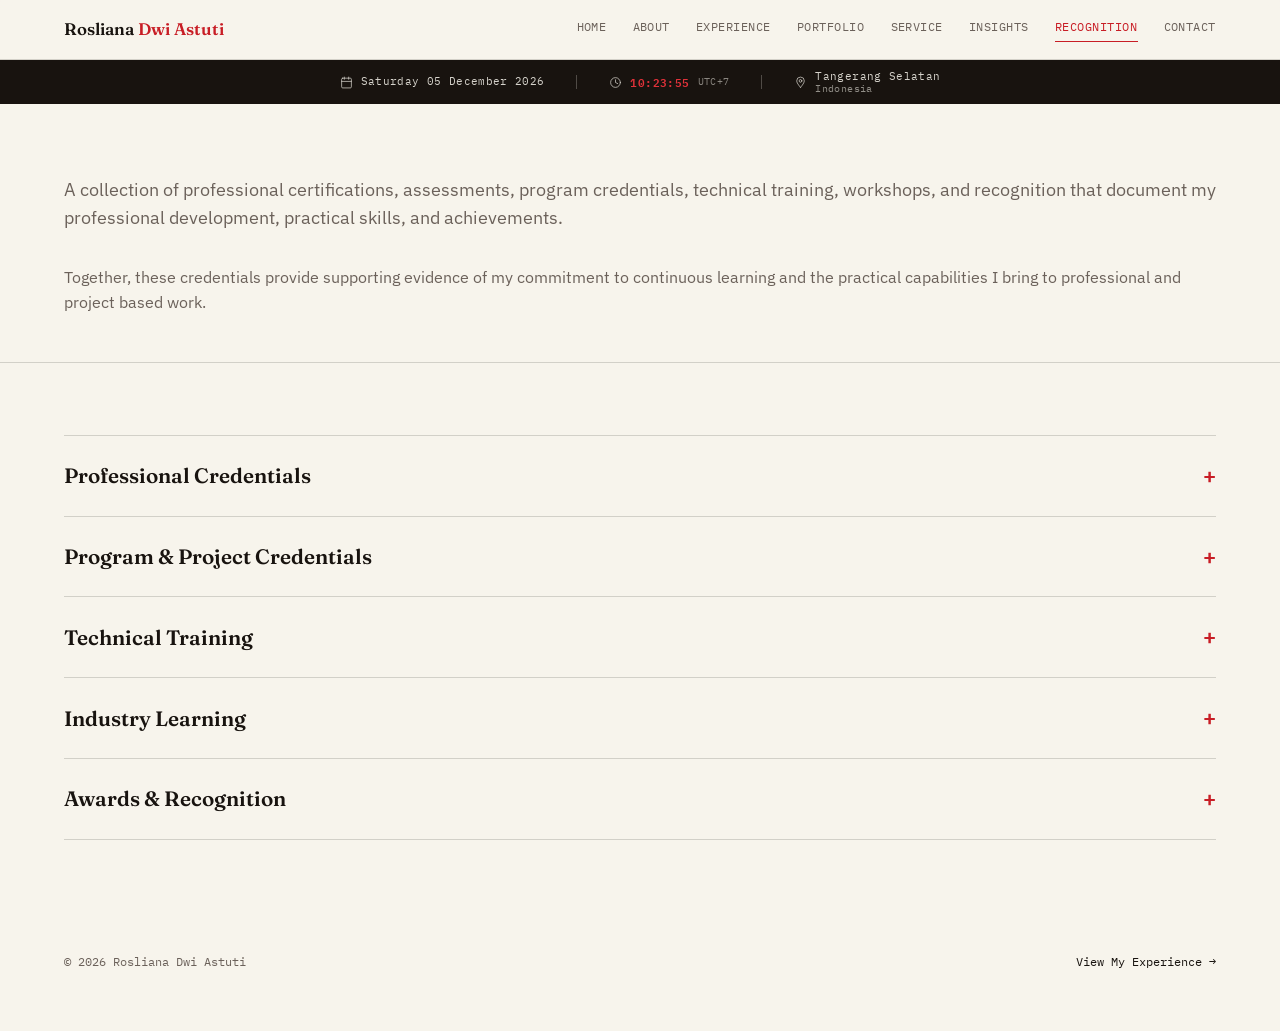
<file: recognition.html>
<!DOCTYPE html>
<html lang="en">
<head>
<meta charset="UTF-8">
<meta name="viewport" content="width=device-width, initial-scale=1.0">
<title>Recognition &amp; Certificates — Rosliana Dwi Astuti</title>
<meta name="description" content="Professional certifications, assessments, program credentials, technical training, workshops, and recognition.">
<link rel="stylesheet" href="style.css">
</head>
<body>

<header class="site-nav">
  <div class="nav-inner">
    <a href="index.html" class="brand">Rosliana <span>Dwi Astuti</span></a>
    <button class="nav-toggle" aria-label="Open menu">&#8801;</button>
    <nav class="links">
      <a href="index.html">Home</a>
      <a href="about.html">About</a>
      <a href="experience.html">Experience</a>
      <a href="portfolio.html">Portfolio</a>
      <a href="service.html">Service</a>
      <a href="insights.html">Insights</a>
      <a href="recognition.html" class="active">Recognition</a>
      <a href="contact.html">Contact</a>
    </nav>
  </div>
</header>

<div class="status-bar">
  <div class="status-bar-inner">
    <div class="status-item status-date">
      <span class="status-icon"><svg viewBox="0 0 24 24"><rect x="3" y="4" width="18" height="18" rx="2"></rect><line x1="16" y1="2" x2="16" y2="6"></line><line x1="8" y1="2" x2="8" y2="6"></line><line x1="3" y1="10" x2="21" y2="10"></line></svg></span>
      <span id="status-date-text">Wednesday, 10 September 2026</span>
    </div>
    <div class="status-sep"></div>
    <div class="status-item status-time">
      <span class="status-icon"><svg viewBox="0 0 24 24"><circle cx="12" cy="12" r="9"></circle><polyline points="12 7 12 12 16 14"></polyline></svg></span>
      <strong id="status-time-text">00:00:00</strong>
      <span class="status-tz">UTC+7</span>
    </div>
    <div class="status-sep"></div>
    <div class="status-item status-location">
      <span class="status-icon"><svg viewBox="0 0 24 24"><path d="M12 21s-7-7.5-7-12a7 7 0 0 1 14 0c0 4.5-7 12-7 12z"></path><circle cx="12" cy="9" r="2.5"></circle></svg></span>
      <span class="status-location-text"><span>Tangerang Selatan</span><span>Indonesia</span></span>
    </div>
  </div>
</div>



<section class="hero" style="padding-bottom:30px;">
  <div class="wrap">
    <p class="lede">A collection of professional certifications, assessments, program credentials, technical training, workshops, and recognition that document my professional development, practical skills, and achievements.</p>
    <p style="color:var(--slate); ">Together, these credentials provide supporting evidence of my commitment to continuous learning and the practical capabilities I bring to professional and project based work.</p>
  </div>
</section>

<section class="block">
  <div class="wrap">

<details class="accordion accordion-top">
      <summary>Professional Credentials</summary>
      <div class="body">
    <p class="intro" style="margin-top:0;">Formal credentials and assessment results that provide supporting evidence of professional qualifications and competencies.</p>
    <div class="cols-2">
      <details class="accordion">
        <summary>Professional Competency Certification</summary>
        <div class="body">
          <p>Human Resources Management (Industrial Relations Manager)</p>
          <a href="https://drive.google.com/file/d/1q195TUmaYNFYegdOUQPKSAjOs9mu0RTE/view?usp=sharing" class="card-link" target="_blank" rel="noopener">View on Google Drive &rarr;</a>
        </div>
      </details>
      <details class="accordion">
        <summary>TOEIC&reg; Predicted Test Report</summary>
        <div class="body">
          <p>Listening B1 &middot; Reading B2</p>
          <a href="https://drive.google.com/file/d/1Iv8wMONYbDd0VEYjV1Kb1YFG-q3cG5WE/view?usp=sharing" class="card-link" target="_blank" rel="noopener">View on Google Drive &rarr;</a>
        </div>
      </details>
    </div>

    
      </div>
    </details>

<details class="accordion accordion-top">
      <summary>Program &amp; Project Credentials</summary>
      <div class="body">
    <p class="intro" style="margin-top:0;">Credentials from structured academic, professional development, and project based programs demonstrating practical learning and application.</p>
    <div class="cols-2">
      <details class="accordion">
        <summary>Data Analytics for Business, Program Completion</summary>
        <div class="body">
          <a href="https://drive.google.com/file/d/1Minb8asKmmREaPsOf-CtKLdD1PhE7wGr/view?usp=sharing" class="card-link" target="_blank" rel="noopener">View on Google Drive &rarr;</a>
        </div>
      </details>
      <details class="accordion">
        <summary>Data Analytics for Business, Final Transcript (MSIB Batch 7)</summary>
        <div class="body">
          <a href="https://drive.google.com/file/d/1IxMXW6H1fE4nMRJbBnWfG3RxtWOy3Kve/view?usp=sharing" class="card-link" target="_blank" rel="noopener">View on Google Drive &rarr;</a>
        </div>
      </details>
      <details class="accordion">
        <summary>Kampus Merdeka, Independent Study Program</summary>
        <div class="body">
          <a href="https://drive.google.com/file/d/14uFDDj30eVpg9S4e-TvhQD-AfEuDtUi9/view?usp=sharing" class="card-link" target="_blank" rel="noopener">View on Google Drive &rarr;</a>
        </div>
      </details>
      <details class="accordion">
        <summary>Paper.id Case Study, Project Completion</summary>
        <div class="body">
          <a href="https://drive.google.com/file/d/1geGmLLp7tyCIt2D1k17zu1mpbjYRwFD7/view?usp=sharing" class="card-link" target="_blank" rel="noopener">View on Google Drive &rarr;</a>
        </div>
      </details>
    </div>

    
      </div>
    </details>

<details class="accordion accordion-top">
      <summary>Technical Training</summary>
      <div class="body">
    <p class="intro" style="margin-top:0;">Selected technical courses and training that demonstrate continued development of practical and analytical capabilities.</p>
    <div class="cols-3">
      <details class="accordion">
        <summary>Cash Flow Statement Basics</summary>
        <div class="body">
          <p>Finance &amp; Accounting &middot; LinkedIn Learning</p>
          <a href="https://drive.google.com/file/d/1e2gyE92SigavJzMnawJdydZFb1dj7UU6/view?usp=sharing" class="card-link" target="_blank" rel="noopener">View on Google Drive &rarr;</a>
        </div>
      </details>
      <details class="accordion">
        <summary>Fundamentals of Financial &amp; Global Accounting</summary>
        <div class="body">
          <p>Finance &amp; Accounting &middot; LinkedIn Learning</p>
          <a href="https://drive.google.com/file/d/14ZzLaTB24HtGossvfVqns-gEMgHLV8it/view?usp=sharing" class="card-link" target="_blank" rel="noopener">View on Google Drive &rarr;</a>
        </div>
      </details>
      <details class="accordion">
        <summary>Business Financial Strategy Basics</summary>
        <div class="body">
          <p>Business &amp; Strategy &middot; LinkedIn Learning</p>
          <a href="https://drive.google.com/file/d/1azp4a-xXBIekV4IbT7HoY2y4SVRNLSz5/view?usp=sharing" class="card-link" target="_blank" rel="noopener">View on Google Drive &rarr;</a>
        </div>
      </details>
      <details class="accordion">
        <summary>Data Analytics Foundations</summary>
        <div class="body">
          <p>Data Analytics &middot; LinkedIn Learning</p>
          <a href="https://drive.google.com/file/d/1YMYTvztMl1CetXJY16580GUig6v2cDD2/view?usp=sharing" class="card-link" target="_blank" rel="noopener">View on Google Drive &rarr;</a>
        </div>
      </details>
      <details class="accordion">
        <summary>Excel for Data Analysis</summary>
        <div class="body">
          <p>Data Analytics &middot; LinkedIn Learning</p>
          <a href="https://drive.google.com/file/d/1dpFGkDD1HE1Sbp_MaYP293GZxIjN6cuI/view?usp=sharing" class="card-link" target="_blank" rel="noopener">View on Google Drive &rarr;</a>
        </div>
      </details>
      <details class="accordion">
        <summary>Azure AI Fundamentals (AI-900)</summary>
        <div class="body">
          <p>Artificial Intelligence &amp; Technology &middot; Preparation Program</p>
          <a href="https://drive.google.com/file/d/1Gu818WozQRDi8Cva6ad1AB6gNJtW-lWm/view?usp=sharing" class="card-link" target="_blank" rel="noopener">View on Google Drive &rarr;</a>
        </div>
      </details>
      <details class="accordion">
        <summary>Fundamentals of Data Engineering</summary>
        <div class="body">
          <p>Data Engineering &middot; LinkedIn Learning</p>
          <a href="https://drive.google.com/file/d/1G64qnkzcX1w_-LYfiCW70t4EBpknzkMF/view?usp=sharing" class="card-link" target="_blank" rel="noopener">View on Google Drive &rarr;</a>
        </div>
      </details>
    </div>

    
      </div>
    </details>

<details class="accordion accordion-top">
      <summary>Industry Learning</summary>
      <div class="body">
    <p class="intro" style="margin-top:0;">Industry focused webinars, workshops, and professional learning activities that support continued knowledge development.</p>
    <div class="cols-3">
      <details class="accordion">
        <summary>Cyber Resilience in Financial Services</summary>
        <div class="body">
          <p>Auditing &middot; OJK</p>
          <a href="https://drive.google.com/file/d/11ZBq1bZBMTZN6_1byw-dLhLOrYbqxBw5/view?usp=sharing" class="card-link" target="_blank" rel="noopener">View on Google Drive &rarr;</a>
        </div>
      </details>
      <details class="accordion">
        <summary>Introduction to Financial Auditing</summary>
        <div class="body">
          <p>Auditing</p>
          <a href="https://drive.google.com/file/d/14RjbRy37L-aMGry5a8RmDtZIuHqYH3hC/view?usp=sharing" class="card-link" target="_blank" rel="noopener">View on Google Drive &rarr;</a>
        </div>
      </details>
      <details class="accordion">
        <summary>Financial Fraud Detection Workshop</summary>
        <div class="body">
          <p>Auditing &middot; OJK</p>
          <a href="https://drive.google.com/file/d/18bc1Aj0GWHZZZSBQgC7EU941QE1WpqcU/view?usp=sharing" class="card-link" target="_blank" rel="noopener">View on Google Drive &rarr;</a>
        </div>
      </details>
      <details class="accordion">
        <summary>Accurate Software Workshop</summary>
        <div class="body">
          <p>Accounting &amp; Financial Systems</p>
          <a href="https://drive.google.com/file/d/1DdzTGNTJ_Mx_XZuJjDHPC7KHVqwwjeMC/view?usp=sharing" class="card-link" target="_blank" rel="noopener">View on Google Drive &rarr;</a>
        </div>
      </details>
      <details class="accordion">
        <summary>AI4U Bitlabs</summary>
        <div class="body">
          <p>Artificial Intelligence &amp; Technology &middot; Webinar</p>
          <a href="https://drive.google.com/file/d/1aEtgXA0WfuGG2hUJndWSJuj7dFb3Uilb/view?usp=sharing" class="card-link" target="_blank" rel="noopener">View on Google Drive &rarr;</a>
        </div>
      </details>
    </div>

    
      </div>
    </details>

<details class="accordion accordion-top">
      <summary>Awards &amp; Recognition</summary>
      <div class="body">
    <p class="intro" style="margin-top:0;">Recognition of achievements in writing, competitions, and other professional or academic activities.</p>
    <details class="accordion">
      <summary>Top 50, Essay Competition</summary>
      <div class="body">
        <p>SejutaCita Future Leaders Chapter 12 (Japan 2026)</p>
        <a href="https://drive.google.com/file/d/1ulHO813ozu4nNYxChMFF065wxkNhhIwa/view?usp=sharing" class="card-link" target="_blank" rel="noopener">View on Google Drive &rarr;</a>
      </div>
    </details>
      </div>
    </details>


  </div>
</section>

<footer>
  <div class="wrap foot-inner">
    <div class="copy">&copy; 2026 Rosliana Dwi Astuti</div>
    <div class="foot-links">
      <a href="experience.html">View My Experience &rarr;</a>
    </div>
  </div>
</footer>

<script src="script.js"></script>
</body>
</html>
</file>
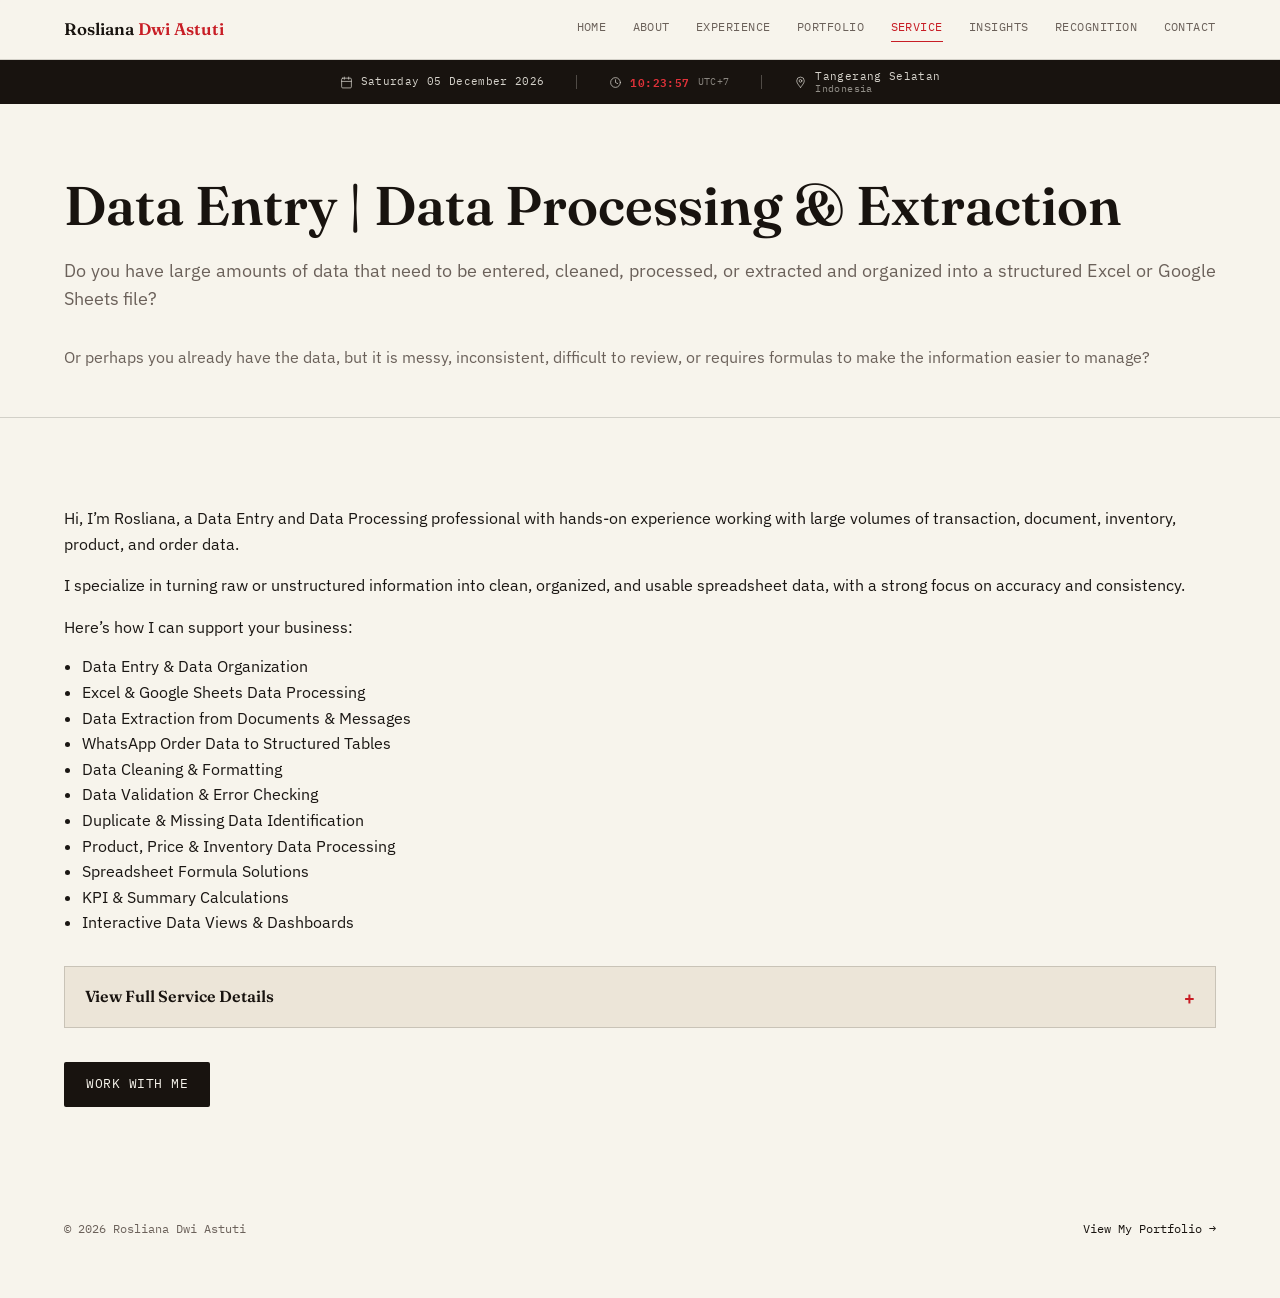
<file: service.html>
<!DOCTYPE html>
<html lang="en">
<head>
<meta charset="UTF-8">
<meta name="viewport" content="width=device-width, initial-scale=1.0">
<title>Service — Rosliana Dwi Astuti</title>
<meta name="description" content="Data entry, data processing, and data extraction support for businesses using Excel and Google Sheets.">
<link rel="stylesheet" href="style.css">
</head>
<body>

<header class="site-nav">
  <div class="nav-inner">
    <a href="index.html" class="brand">Rosliana <span>Dwi Astuti</span></a>
    <button class="nav-toggle" aria-label="Open menu">&#8801;</button>
    <nav class="links">
      <a href="index.html">Home</a>
      <a href="about.html">About</a>
      <a href="experience.html">Experience</a>
      <a href="portfolio.html">Portfolio</a>
      <a href="service.html" class="active">Service</a>
      <a href="insights.html">Insights</a>
      <a href="recognition.html">Recognition</a>
      <a href="contact.html">Contact</a>
    </nav>
  </div>
</header>

<div class="status-bar">
  <div class="status-bar-inner">
    <div class="status-item status-date">
      <span class="status-icon"><svg viewBox="0 0 24 24"><rect x="3" y="4" width="18" height="18" rx="2"></rect><line x1="16" y1="2" x2="16" y2="6"></line><line x1="8" y1="2" x2="8" y2="6"></line><line x1="3" y1="10" x2="21" y2="10"></line></svg></span>
      <span id="status-date-text">Wednesday, 10 September 2026</span>
    </div>
    <div class="status-sep"></div>
    <div class="status-item status-time">
      <span class="status-icon"><svg viewBox="0 0 24 24"><circle cx="12" cy="12" r="9"></circle><polyline points="12 7 12 12 16 14"></polyline></svg></span>
      <strong id="status-time-text">00:00:00</strong>
      <span class="status-tz">UTC+7</span>
    </div>
    <div class="status-sep"></div>
    <div class="status-item status-location">
      <span class="status-icon"><svg viewBox="0 0 24 24"><path d="M12 21s-7-7.5-7-12a7 7 0 0 1 14 0c0 4.5-7 12-7 12z"></path><circle cx="12" cy="9" r="2.5"></circle></svg></span>
      <span class="status-location-text"><span>Tangerang Selatan</span><span>Indonesia</span></span>
    </div>
  </div>
</div>



<section class="hero" style="padding-bottom:30px;">
  <div class="wrap">
    <h1>Data Entry | Data Processing &amp; Extraction</h1>
    <p class="lede">Do you have large amounts of data that need to be entered, cleaned, processed, or extracted and organized into a structured Excel or Google Sheets file?</p>
    <p style="color:var(--slate);">Or perhaps you already have the data, but it is messy, inconsistent, difficult to review, or requires formulas to make the information easier to manage?</p>
  </div>
</section>

<section class="block">
  <div class="wrap">

    <p>Hi, I&rsquo;m Rosliana, a Data Entry and Data Processing professional with hands-on experience working with large volumes of transaction, document, inventory, product, and order data.</p>
    <p>I specialize in turning raw or unstructured information into clean, organized, and usable spreadsheet data, with a strong focus on accuracy and consistency.</p>
    <p style="color:var(--ink); margin:0 0 14px;">Here&rsquo;s how I can support your business:</p>
    <ul style="margin:0 0 30px; padding-left:18px; color:var(--ink);">
      <li>Data Entry &amp; Data Organization</li>
      <li>Excel &amp; Google Sheets Data Processing</li>
      <li>Data Extraction from Documents &amp; Messages</li>
      <li>WhatsApp Order Data to Structured Tables</li>
      <li>Data Cleaning &amp; Formatting</li>
      <li>Data Validation &amp; Error Checking</li>
      <li>Duplicate &amp; Missing Data Identification</li>
      <li>Product, Price &amp; Inventory Data Processing</li>
      <li>Spreadsheet Formula Solutions</li>
      <li>KPI &amp; Summary Calculations</li>
      <li>Interactive Data Views &amp; Dashboards</li>
    </ul>

    <details class="accordion">
      <summary>View Full Service Details</summary>
      <div class="body">

        <p>I go beyond simple copy and paste data entry. I use spreadsheet formulas and validation techniques to help identify incorrect, missing, duplicated, or inconsistent information during the process.</p>
        <p>For example, I have worked with WhatsApp order messages containing emojis, tags, inconsistent product names, mixed units such as pcs, kg, and dozen, and decimal quantities. I can extract the relevant product and quantity information, standardize the data, flag unclear records for manual checking, and turn the results into a structured table ready for further use.</p>
        <p>I also create formula based solutions for data validation and processing, such as checking values against reference lists, identifying missing fields and duplicates, extracting information from text, categorizing data, calculating KPIs, and creating filtered interactive views.</p>

        <h4>Tools I Use</h4>
        <p>Google Sheets / Microsoft Excel</p>

        <h4>Key Functions</h4>
        <ul>
          <li><strong>Data Processing &amp; Interactive View:</strong> ARRAYFORMULA, FILTER, CHOOSECOLS</li>
          <li><strong>Data Validation &amp; Error Checking:</strong> IF, IFERROR, EXACT, COUNTIF, COUNTA, ISBLANK, ISTEXT, ISNUMBER, IFNA</li>
          <li><strong>Data Lookup &amp; Matching:</strong> XLOOKUP, INDEX, MATCH</li>
          <li><strong>Data Extraction &amp; Text Processing:</strong> REGEXMATCH, REGEXEXTRACT, REGEXREPLACE, TEXTJOIN</li>
          <li><strong>Data Consolidation &amp; Duplicate Checking:</strong> UNIQUE, ROWS</li>
          <li><strong>Calculations &amp; Summary:</strong> SUM, SUMIF, SUMPRODUCT</li>
          <li><strong>Data Organization &amp; Reporting:</strong> Conditional Logic, Dynamic Filtering, KPI Calculations, Interactive Stock Views, Data Quality Checks</li>
        </ul>

        <h4>Additional Tools</h4>
        <p>SQL, Python (Pandas &amp; NumPy), Tableau</p>

        <h4>Supporting Tools</h4>
        <p>Google Drive, Notion, Trello, Slack, draw.io</p>

        <p>If you have data that needs to be entered, extracted, cleaned, processed, checked, or turned into a more organized and interactive spreadsheet, I&rsquo;m ready to help.</p>

        <a href="https://www.upwork.com/services/product/admin-customer-support-i-will-accurately-enter-and-organize-data-in-excel-or-google-sheets-2098405426092337937?ref=project_share" class="card-link" target="_blank" rel="noopener">View on Upwork &rarr;</a>

      </div>
    </details>

    <div style="margin-top:34px;">
      <a href="contact.html" class="btn btn-primary">Work With Me</a>
    </div>

  </div>
</section>

<footer>
  <div class="wrap foot-inner">
    <div class="copy">&copy; 2026 Rosliana Dwi Astuti</div>
    <div class="foot-links">
      <a href="portfolio.html">View My Portfolio &rarr;</a>
    </div>
  </div>
</footer>

<script src="script.js"></script>
</body>
</html>
</file>
<file: style.css>
/* ============================================================
   Rosliana Dwi Astuti — Portfolio
   Design system: "Working Ledger"
   Navy base, teal accent, amber highlight — inherited from the
   Audit & Data Insight Journey module series, adapted for a
   career portfolio.
   ============================================================ */

@import url('https://fonts.googleapis.com/css2?family=Fraunces:opsz,wght@9..144,400;9..144,500;9..144,600;9..144,700&family=IBM+Plex+Mono:wght@400;500;600&family=IBM+Plex+Sans:wght@400;500;600&display=swap');

:root {
  --navy: #18130f;
  --navy-deep: #0d0a08;
  --teal: #c81d25;
  --teal-light: #e2323a;
  --amber: #a13327;
  --paper: #f7f4ec;
  --paper-dim: #ece5d8;
  --ink: #1a1613;
  --slate: #6b615a;
  --line: rgba(24, 19, 15, 0.16);

  --font-display: 'Fraunces', serif;
  --font-body: 'IBM Plex Sans', sans-serif;
  --font-mono: 'IBM Plex Mono', monospace;
}

* { box-sizing: border-box; }

html { scroll-behavior: smooth; }

body {
  margin: 0;
  background: var(--paper);
  color: var(--ink);
  font-family: var(--font-body);
  line-height: 1.6;
  -webkit-font-smoothing: antialiased;
}

a { color: inherit; }

img { max-width: 100%; display: block; }

.wrap {
  width: 94%;
  max-width: 1880px;
  margin: 0 auto;
  padding: 0 clamp(16px, 2vw, 40px);
  box-sizing: border-box;
}

/* ---------- Ledger label / eyebrow ---------- */
.ref {
  font-family: var(--font-mono);
  font-size: 0.75rem;
  letter-spacing: 0.08em;
  color: var(--teal);
  text-transform: uppercase;
  display: flex;
  align-items: center;
  gap: 10px;
  margin-bottom: 14px;
}
.ref::before {
  content: '';
  width: 22px;
  height: 1px;
  background: var(--amber);
}

/* ---------- Nav ---------- */
header.site-nav {
  position: sticky;
  top: 0;
  z-index: 50;
  background: rgba(247, 244, 236, 0.92);
  backdrop-filter: blur(6px);
  border-bottom: 1px solid var(--line);
}
.nav-inner {
  width: 94%;
  max-width: 1880px;
  margin: 0 auto;
  padding: 16px clamp(16px, 2vw, 40px);
  display: flex;
  align-items: center;
  justify-content: space-between;
}
.brand {
  font-family: var(--font-display);
  font-weight: 600;
  font-size: 1.05rem;
  text-decoration: none;
  color: var(--navy);
}
.brand span { color: var(--teal); }
nav.links {
  display: flex;
  gap: 26px;
  font-family: var(--font-mono);
  font-size: 0.78rem;
  letter-spacing: 0.04em;
  text-transform: uppercase;
}
nav.links a {
  text-decoration: none;
  color: var(--slate);
  padding-bottom: 4px;
  border-bottom: 1px solid transparent;
  transition: color 0.2s, border-color 0.2s;
}
nav.links a:hover,
nav.links a.active {
  color: var(--teal);
  border-color: var(--teal);
}
.nav-toggle { display: none; }

/* ---------- Status bar (date / clock / location) ---------- */
.status-bar {
  width: 100%;
  background: var(--navy);
  color: rgba(247, 244, 236, 0.85);
}
.status-bar-inner {
  width: 94%;
  max-width: 1880px;
  margin: 0 auto;
  padding: 9px clamp(16px, 2vw, 40px);
  display: flex;
  align-items: center;
  justify-content: center;
  gap: 32px;
  flex-wrap: wrap;
  font-family: var(--font-mono);
  font-size: 0.7rem;
  letter-spacing: 0.03em;
}
.status-item {
  display: flex;
  align-items: center;
  gap: 8px;
  white-space: nowrap;
}
.status-icon {
  display: inline-flex;
  align-items: center;
  opacity: 0.85;
}
.status-icon svg {
  width: 13px;
  height: 13px;
  stroke: currentColor;
  fill: none;
  stroke-width: 1.6;
  stroke-linecap: round;
  stroke-linejoin: round;
}
.status-sep {
  width: 1px;
  height: 14px;
  background: rgba(247, 244, 236, 0.25);
}
.status-time strong { color: var(--teal-light); font-weight: 600; letter-spacing: 0.04em; }
.status-tz { opacity: 0.6; font-size: 0.62rem; }
.status-location-text { display: flex; flex-direction: column; line-height: 1.25; }
.status-location-text span:last-child { opacity: 0.65; font-size: 0.62rem; }
@media (max-width: 640px) {
  .status-bar-inner { gap: 16px; font-size: 0.62rem; padding: 8px 20px; }
  .status-sep { display: none; }
}

@media (max-width: 640px) {
  nav.links {
    position: fixed;
    top: 58px;
    left: 0;
    right: 0;
    background: var(--paper);
    border-bottom: 1px solid var(--line);
    flex-direction: column;
    gap: 0;
    max-height: 0;
    overflow: hidden;
    transition: max-height 0.25s ease;
  }
  nav.links.open {
    max-height: calc(100vh - 58px);
    overflow-y: auto;
  }
  nav.links a { padding: 14px 28px; border-bottom: 1px solid var(--line); }
  .nav-toggle {
    display: block;
    background: none;
    border: none;
    font-family: var(--font-mono);
    font-size: 1.3rem;
    color: var(--navy);
    cursor: pointer;
  }
}

/* ---------- Hero (light variant, used on inner pages) ---------- */
.hero {
  padding: 72px 0 64px;
  border-bottom: 1px double var(--line);
}
.hero h1 {
  font-family: var(--font-display);
  font-size: clamp(2.2rem, 5vw, 3.4rem);
  font-weight: 600;
  line-height: 1.12;
  margin: 0 0 20px;
  color: var(--navy);
}
.hero p.lede {
  font-size: 1.1rem;
  color: var(--slate);
  max-width: 56ch;
  margin: 0 0 32px;
}
.hero .cta-row { display: flex; gap: 16px; flex-wrap: wrap; }

/* ---------- Hero (dark, full-bleed, homepage) — modest photo ---------- */
.hero-dark {
  background: linear-gradient(160deg, #241b16 0%, #33241d 100%);
  padding: 88px 0 80px;
}
.hero-dark .ref { color: var(--teal-light); }
.hero-dark .ref::before { background: var(--teal-light); }

.hero-profile {
  display: flex;
  align-items: center;
  gap: 20px;
  margin-bottom: 26px;
}
.hero-photo {
  width: 88px;
  height: 88px;
  border-radius: 50%;
  border: 2px solid var(--teal-light);
  background: rgba(247, 244, 236, 0.06);
  display: flex;
  align-items: center;
  justify-content: center;
  overflow: hidden;
  flex-shrink: 0;
}
.hero-photo img { width: 100%; height: 100%; object-fit: cover; }
.hero-photo.hero-logo {
  width: 150px;
  height: 150px;
  border: none;
  background: transparent;
}
@media (max-width: 640px) {
  .hero-photo.hero-logo { width: 110px; height: 110px; }
}
.hero-photo .placeholder {
  font-family: var(--font-mono);
  font-size: 0.95rem;
  letter-spacing: 0.04em;
  color: rgba(247, 244, 236, 0.6);
}
.hero-name h1 {
  font-family: var(--font-display);
  font-size: clamp(1.7rem, 3.4vw, 2.3rem);
  font-weight: 600;
  color: var(--paper);
  margin: 0;
  line-height: 1.15;
}
.hero-name .role {
  font-family: var(--font-mono);
  font-size: 0.78rem;
  color: var(--teal-light);
  letter-spacing: 0.03em;
  margin-top: 6px;
}
.hero-name .role-sub {
  font-family: var(--font-mono);
  font-size: 0.7rem;
  color: rgba(247, 244, 236, 0.65);
  letter-spacing: 0.03em;
  margin-top: 4px;
}
.hero-dark .tagline {
  font-family: var(--font-display);
  font-size: clamp(1.5rem, 3.4vw, 2.1rem);
  font-weight: 500;
  color: var(--paper);
  line-height: 1.3;
  margin: 0 0 20px;
  max-width: 34ch;
}
.hero-dark p.lede {
  font-size: 1.02rem;
  color: rgba(247, 244, 236, 0.85);
  max-width: 62ch;
  margin: 0 0 32px;
}
.hero-dark .btn-primary { background: var(--teal); color: var(--paper); }
.hero-dark .btn-primary:hover { background: var(--teal-light); }
.hero-dark .btn-ghost { border-color: rgba(247, 244, 236, 0.5); color: var(--paper); }
.hero-dark .btn-ghost:hover { background: var(--paper); color: var(--navy); }

@media (max-width: 640px) {
  .hero-photo { width: 68px; height: 68px; }
}

/* ---------- Accordion (details/summary) ---------- */
details.accordion {
  border: 1px solid var(--line);
  background: var(--paper-dim);
  margin-bottom: 12px;
}
details.accordion summary {
  padding: 16px 20px;
  cursor: pointer;
  font-family: var(--font-display);
  font-weight: 600;
  font-size: 1rem;
  color: var(--navy);
  list-style: none;
  display: flex;
  align-items: center;
  justify-content: space-between;
  gap: 12px;
}
details.accordion summary::-webkit-details-marker { display: none; }
details.accordion summary::after {
  content: '+';
  font-family: var(--font-mono);
  font-size: 1.1rem;
  color: var(--teal);
  flex-shrink: 0;
}
details.accordion[open] summary::after { content: '\2212'; }
details.accordion summary .meta {
  font-family: var(--font-mono);
  font-size: 0.68rem;
  font-weight: 400;
  color: var(--slate);
  text-transform: uppercase;
  display: block;
  margin-top: 4px;
}
/* Title-only collapsed state, enforced consistently site-wide */
details.accordion:not([open]) summary .meta { display: none; }
details.accordion .body {
  padding: 0 20px 22px;
  animation: accordionOpen 0.22s ease;
}
details.accordion .body p,
.block > .wrap > p.intro,
.hero p.lede,
.hero-dark p.lede {
  max-width: none;
  text-align: justify;
  text-align-last: left;
}
@keyframes accordionOpen {
  from { opacity: 0; transform: translateY(-4px); }
  to { opacity: 1; transform: translateY(0); }
}
details.accordion summary {
  transition: color 0.15s ease;
}
details.accordion .body p { color: var(--ink); margin: 0 0 12px; }
details.accordion .body h4 {
  font-family: var(--font-mono);
  font-size: 0.72rem;
  text-transform: uppercase;
  letter-spacing: 0.04em;
  color: var(--teal);
  margin: 18px 0 8px;
}
details.accordion .body ul { margin: 0 0 10px; padding-left: 18px; }
details.accordion .body ul li { margin-bottom: 6px; }

/* ---------- Certificate / recognition list ---------- */
.cert-group { margin-bottom: 40px; }
.cert-group h3 {
  font-family: var(--font-display);
  font-size: 1.1rem;
  color: var(--navy);
  margin: 0 0 14px;
}
.cert-list { list-style: none; margin: 0; padding: 0; }
.cert-list li {
  padding: 12px 0;
  border-top: 1px solid var(--line);
  font-size: 0.95rem;
  color: var(--ink);
}
.cert-list li:last-child { border-bottom: 1px solid var(--line); }
.cert-list .cert-sub {
  display: block;
  font-family: var(--font-mono);
  font-size: 0.72rem;
  color: var(--slate);
  text-transform: uppercase;
  margin-top: 3px;
}

/* ---------- Two-column experience layout ---------- */
.exp-folder-link {
  font-family: var(--font-mono);
  font-size: 0.78rem;
  text-transform: uppercase;
  letter-spacing: 0.03em;
  color: var(--teal);
  text-decoration: none;
  border-bottom: 1px solid var(--teal);
  padding-bottom: 2px;
  display: inline-block;
  margin: -6px 0 30px;
}
.exp-group {
  display: grid;
  grid-template-columns: 220px 1fr;
  gap: 22px;
  padding: 28px 0;
  border-top: 1px solid var(--line);
  align-items: start;
}
.exp-group:first-of-type { border-top: 1px solid var(--line); }
.exp-category {
  font-family: var(--font-mono);
  font-size: 0.72rem;
  text-transform: uppercase;
  letter-spacing: 0.03em;
  color: var(--teal);
  padding-top: 16px;
  line-height: 1.5;
  word-wrap: break-word;
  overflow-wrap: break-word;
}
.exp-items { display: flex; flex-direction: column; gap: 10px; }
.exp-items details.accordion .body details.accordion {
  margin-top: 12px;
  background: var(--paper);
}
.exp-items details.accordion .body details.accordion summary {
  font-size: 0.92rem;
}
@media (max-width: 700px) {
  .exp-group { grid-template-columns: 1fr; gap: 8px; padding: 22px 0; }
  .exp-category { padding-top: 0; }
}

/* ---------- Responsive multi-column grouping ---------- */
.cols-2 { display: grid; grid-template-columns: repeat(2, 1fr); gap: 24px; align-items: start; }
.cols-3 { display: grid; grid-template-columns: repeat(3, 1fr); gap: 24px; align-items: start; }
@media (max-width: 900px) {
  .cols-2, .cols-3 { grid-template-columns: 1fr; }
}

/* ---------- Top-level category accordions (Portfolio, Recognition) ---------- */
details.accordion.accordion-top {
  border: none;
  border-bottom: 1px solid var(--line);
  background: transparent;
  margin-bottom: 0;
}
details.accordion.accordion-top:first-of-type { border-top: 1px solid var(--line); }
details.accordion.accordion-top > summary {
  padding: 22px 0;
  font-family: var(--font-display);
  font-size: 1.3rem;
}
details.accordion.accordion-top > summary::after { font-size: 1.4rem; }
details.accordion.accordion-top > .body { padding: 0 0 30px; }
details.accordion.accordion-top > .body > .intro { margin-top: 0 !important; }

/* ---------- Journey timeline (Home hero) ---------- */
.timeline {
  display: flex;
  gap: 0;
  margin: 8px 0 0;
}
.timeline-item {
  flex: 1;
  position: relative;
  padding: 22px 18px 0;
  border-top: 2px solid var(--teal-light);
}
.timeline-item::before {
  content: '';
  position: absolute;
  top: -6px;
  left: 18px;
  width: 10px;
  height: 10px;
  border-radius: 50%;
  background: var(--teal-light);
}
.timeline-item h4 {
  font-family: var(--font-display);
  font-size: 1.05rem;
  color: var(--paper);
  margin: 0 0 8px;
}
.timeline-item p {
  font-family: var(--font-mono);
  font-size: 0.72rem;
  letter-spacing: 0.02em;
  color: rgba(247, 244, 236, 0.85);
  margin: 0 0 6px;
  line-height: 1.6;
}
.timeline-item p:last-child { margin-bottom: 0; }
.timeline-item p strong { color: var(--teal-light); font-weight: 600; }
.timeline-item p.thesis {
  color: rgba(247, 244, 236, 0.78);
  font-style: italic;
  font-size: 0.68rem;
  line-height: 1.55;
}
.timeline-item .stage-num {
  font-family: var(--font-mono);
  font-size: 0.78rem;
  font-weight: 600;
  color: var(--teal-light);
  margin-right: 6px;
}
.timeline-item .stage-num::after { content: '\2014'; margin-left: 6px; }
@media (max-width: 900px) {
  .timeline { flex-direction: column; gap: 22px; }
  .timeline-item {
    padding: 0 0 0 20px;
    border-top: none;
    border-left: 2px solid var(--teal-light);
  }
  .timeline-item::before { top: 2px; left: -6px; }
}

/* ---------- Milestone stat strip (dark hero variant) ---------- */
.milestone-strip {
  display: grid;
  grid-template-columns: repeat(5, 1fr);
  gap: 1px;
  background: rgba(247, 244, 236, 0.12);
  margin: 34px 0 0;
}
.milestone-strip .stat { background: var(--navy-deep); padding: 18px 14px; }
.milestone-strip .num { font-family: var(--font-mono); font-size: 1.3rem; color: var(--teal-light); font-weight: 600; }
.milestone-strip .label { font-family: var(--font-mono); font-size: 0.62rem; color: rgba(247, 244, 236, 0.6); text-transform: uppercase; margin-top: 4px; line-height: 1.4; }
@media (max-width: 900px) {
  .milestone-strip { grid-template-columns: repeat(2, 1fr); }
}

/* ---------- Data flow line ---------- */
.data-flow {
  font-family: var(--font-mono);
  font-size: 0.85rem;
  letter-spacing: 0.03em;
  color: var(--paper);
  margin: 20px 0 0;
}
.data-flow strong { color: var(--teal-light); }

/* Compact tool logo + label chips (Tools & Capabilities). Icons are
   official single-path marks, recolored via currentColor so they
   match the site's ink/slate palette instead of brand colors. */
.tool-chips {
  display: flex;
  flex-wrap: wrap;
  margin: 2px 0 10px;
}
.tool-chip {
  display: inline-flex;
  align-items: center;
  gap: 7px;
  margin: 0 20px 8px 0;
}
.tool-chip span {
  font-family: var(--font-mono);
  font-size: 0.8rem;
  color: var(--ink);
}
.tool-icon {
  width: 15px;
  height: 15px;
  flex-shrink: 0;
  fill: var(--slate);
}

/* Light-background version of the same flow line, used outside hero-dark */
.flow-line {
  font-family: var(--font-mono);
  font-size: 0.95rem;
  letter-spacing: 0.03em;
  color: var(--navy);
  margin: 0 0 22px;
}
.flow-line strong { color: var(--teal); }

.focus-grid {
  display: grid;
  grid-template-columns: repeat(3, 1fr);
  gap: 20px;
}
@media (max-width: 760px) { .focus-grid { grid-template-columns: 1fr; } }
.focus-col {
  border: 1px solid var(--line);
  padding: 24px;
}
.focus-col .ref { margin-bottom: 14px; }
.focus-col ul { list-style: none; margin: 0; padding: 0; }
.focus-col ul li {
  padding: 7px 0;
  border-top: 1px solid var(--line);
  font-size: 0.9rem;
  color: var(--ink);
}
.focus-col ul li:first-child { border-top: none; }

.btn {
  display: inline-flex;
  align-items: center;
  gap: 8px;
  padding: 12px 22px;
  font-family: var(--font-mono);
  font-size: 0.8rem;
  letter-spacing: 0.04em;
  text-transform: uppercase;
  text-decoration: none;
  border-radius: 2px;
  transition: transform 0.15s ease, background 0.15s ease;
}
.btn-primary { background: var(--navy); color: var(--paper); }
.btn-primary:hover { background: var(--teal); transform: translateY(-1px); }
.btn-ghost { border: 1px solid var(--navy); color: var(--navy); }
.btn-ghost:hover { background: var(--navy); color: var(--paper); }

/* ---------- Stat strip (inline, light background) ---------- */
.stat-strip {
  display: grid;
  grid-template-columns: repeat(3, 1fr);
  border-top: 1px solid var(--line);
  border-bottom: 1px solid var(--line);
}
.stat {
  padding: 26px 24px;
  border-right: 1px solid var(--line);
}
.stat:last-child { border-right: none; }
.stat .num {
  font-family: var(--font-mono);
  font-size: 1.6rem;
  color: var(--navy);
  font-weight: 600;
}
.stat .label {
  font-family: var(--font-mono);
  font-size: 0.72rem;
  color: var(--slate);
  text-transform: uppercase;
  letter-spacing: 0.04em;
  margin-top: 6px;
}
@media (max-width: 640px) {
  .stat-strip { grid-template-columns: 1fr; }
  .stat { border-right: none; border-bottom: 1px solid var(--line); }
}

/* ---------- Stat card (floating, overlapping the dark hero) ---------- */
.stat-card {
  max-width: 560px;
  margin: 0 auto;
  transform: translateY(-44px);
  background: var(--paper);
  border: 1px solid var(--line);
  box-shadow: 0 18px 40px rgba(10, 28, 41, 0.18);
  display: grid;
  grid-template-columns: repeat(3, 1fr);
}
.stat-card .stat { padding: 24px 20px; }
.stat-card .num { font-size: 1.9rem; color: var(--teal); }
@media (max-width: 760px) {
  .stat-card { grid-template-columns: 1fr; margin: 0 20px; transform: translateY(-30px); }
  .stat-card .stat { border-right: none; border-bottom: 1px solid var(--line); }
}

/* ---------- Section ---------- */
section.block {
  padding: 72px 0;
  border-bottom: 1px solid var(--line);
}
section.block:last-of-type { border-bottom: none; }
.block h2 {
  font-family: var(--font-display);
  font-size: 1.9rem;
  color: var(--navy);
  margin: 0 0 30px;
}
.block p.intro {
  color: var(--slate);
  max-width: none;
  margin: -14px 0 34px;
}

/* ---------- Card / entry ---------- */
.entry {
  padding: 26px 0;
  border-top: 1px solid var(--line);
  display: grid;
  grid-template-columns: 140px 1fr;
  gap: 22px;
}
.entry:first-of-type { border-top: 1px solid var(--line); }
.entry .when {
  font-family: var(--font-mono);
  font-size: 0.78rem;
  color: var(--teal);
  padding-top: 3px;
}
.entry h3 {
  font-family: var(--font-display);
  font-size: 1.2rem;
  margin: 0 0 6px;
  color: var(--navy);
}
.entry .org {
  font-size: 0.85rem;
  color: var(--slate);
  margin-bottom: 10px;
}
.entry ul {
  margin: 10px 0 0;
  padding-left: 18px;
  color: var(--ink);
}
.entry ul li { margin-bottom: 6px; }
.tag-row { display: flex; gap: 8px; flex-wrap: wrap; margin-top: 12px; }
.tag {
  font-family: var(--font-mono);
  font-size: 0.68rem;
  letter-spacing: 0.03em;
  text-transform: uppercase;
  border: 1px solid var(--line);
  padding: 4px 9px;
  border-radius: 2px;
  color: var(--slate);
}
@media (max-width: 640px) {
  .entry { grid-template-columns: 1fr; gap: 6px; }
}

/* ---------- Project grid ---------- */
.grid {
  display: grid;
  grid-template-columns: repeat(2, 1fr);
  gap: 20px;
}
@media (max-width: 640px) { .grid { grid-template-columns: 1fr; } }

.card {
  border: 1px solid var(--line);
  padding: 26px;
  background: var(--paper-dim);
  transition: border-color 0.2s;
}
.card:hover { border-color: var(--teal); }
.card .ref { margin-bottom: 18px; }
.card h3 {
  font-family: var(--font-display);
  font-size: 1.15rem;
  margin: 0 0 10px;
  color: var(--navy);
}
.card p { color: var(--slate); font-size: 0.92rem; margin: 0 0 16px; }
.card a.card-link {
  font-family: var(--font-mono);
  font-size: 0.75rem;
  text-transform: uppercase;
  letter-spacing: 0.04em;
  color: var(--teal);
  text-decoration: none;
  border-bottom: 1px solid var(--teal);
  padding-bottom: 2px;
}

/* ---------- Placeholder note ---------- */
.note {
  font-family: var(--font-mono);
  font-size: 0.72rem;
  color: var(--amber);
  background: rgba(217, 164, 65, 0.1);
  border: 1px dashed var(--amber);
  padding: 8px 12px;
  margin-top: 10px;
  display: inline-block;
}

/* ---------- Footer ---------- */
footer {
  padding: 40px 0 60px;
}
footer .foot-inner {
  display: flex;
  justify-content: space-between;
  align-items: center;
  flex-wrap: wrap;
  gap: 14px;
}
footer .copy {
  font-family: var(--font-mono);
  font-size: 0.75rem;
  color: var(--slate);
}
footer .foot-links {
  display: flex;
  gap: 18px;
  font-family: var(--font-mono);
  font-size: 0.75rem;
}
footer .foot-links a { text-decoration: none; color: var(--navy); }

/* ---------- Contact form ---------- */
form.contact-form { display: grid; gap: 18px; max-width: 480px; }
form.contact-form label {
  font-family: var(--font-mono);
  font-size: 0.72rem;
  text-transform: uppercase;
  letter-spacing: 0.04em;
  color: var(--slate);
  display: block;
  margin-bottom: 6px;
}
form.contact-form input,
form.contact-form textarea {
  width: 100%;
  padding: 12px 14px;
  border: 1px solid var(--line);
  background: var(--paper);
  font-family: var(--font-body);
  font-size: 0.95rem;
  color: var(--ink);
  border-radius: 2px;
}
form.contact-form input:focus,
form.contact-form textarea:focus {
  outline: 2px solid var(--teal);
  outline-offset: 1px;
}
form.contact-form button {
  justify-self: start;
  border: none;
  cursor: pointer;
}

@media (prefers-reduced-motion: reduce) {
  html { scroll-behavior: auto; }
  * { transition: none !important; }
}

/* ============================================================
   Home page — two-column hero with a real photo, flat project
   rows instead of cards, and a card-free tools list.
   Additive only: nothing above this block was changed.
   ============================================================ */

/* Profile-intro row: circular photo on the left, name/headline/
   tagline stacked beside it on the right — left-aligned, not
   centered underneath. Nested inside the existing .hero-dark
   section so the dark gradient background is unchanged. Spacing
   between name/role/tagline is kept tight on purpose. */
.hero-profile-row {
  display: flex;
  align-items: center;
  gap: 24px;
  flex-wrap: wrap;
}
.hero-photo-profile {
  width: 128px;
  height: 128px;
  flex-shrink: 0;
  position: relative;
}
.hero-photo-profile img {
  position: absolute;
  inset: 0;
  z-index: 2;
}
.hero-profile-row .hero-name { min-width: 260px; }
.hero-profile-row .hero-name h1 { margin: 0; }
.hero-profile-row .hero-name .role { margin-top: 4px; }
.profile-tagline {
  font-family: var(--font-body);
  font-style: italic;
  font-size: 1.02rem;
  color: #E0E0E0;
  line-height: 1.6;
  margin: 8px 0 0;
  max-width: none;
}
@media (max-width: 640px) {
  .hero-photo-profile { width: 84px; height: 84px; }
  .hero-profile-row { gap: 18px; }
}

/* Technical label + explanation pairs — used for spreadsheet
   functions and for tool groupings. No bullets, no dashes;
   hierarchy comes from type weight and spacing only. */
.fn-name {
  font-family: var(--font-mono);
  font-weight: 600;
  font-size: 0.85rem;
  letter-spacing: 0.02em;
  color: var(--navy);
  margin: 18px 0 8px;
}
.fn-name:first-child { margin-top: 0; }
.fn-desc {
  color: var(--ink);
  margin: 0;
  line-height: 1.7;
}

/* Subtitle under a project row title — always visible, not part
   of the collapsible body and not the auto-hiding .meta tag. */
.project-sub {
  font-family: var(--font-mono);
  font-size: 0.78rem;
  color: var(--slate);
  margin: -8px 0 0;
}
/* Inside a card-style accordion (not accordion-top), give the
   subtitle the same left/right padding as the summary and body
   so the whole card lines up on one consistent edge. */
.accordion:not(.accordion-top) > .project-sub {
  padding: 0 20px;
  margin-top: -6px;
}

/* Homepage-only overrides: wide, left-aligned copy, no narrow
   justified columns inside expanded rows; tighter section rhythm
   so the page doesn't trail off into oversized empty space. */
.home .accordion .body p,
.home .fn-desc {
  max-width: none;
  text-align: left;
}
.home .block { padding: 48px 0; }
.home .hero-dark { padding: 56px 0 44px; }
.home footer { padding: 28px 0 40px; }

/* Timeline: always vertical on the home page (not just on mobile)
   so every stage has room to breathe, with proper bullet points
   instead of middot-separated runs, larger text, and a lighter,
   more readable color against the dark background. */
.home .timeline {
  flex-direction: column;
  gap: 26px;
  margin-top: 14px;
}
.home .timeline-item {
  padding: 0 0 0 22px;
  border-top: none;
  border-left: 2px solid var(--teal-light);
}
.home .timeline-item::before { top: 2px; left: -6px; }
.home .timeline-item h4 { font-size: 1.15rem; }
.home .timeline-item ul {
  list-style: none;
  margin: 0;
  padding: 0;
}
.home .timeline-item ul li {
  position: relative;
  padding-left: 16px;
  font-family: var(--font-mono);
  font-size: 0.85rem;
  letter-spacing: 0.02em;
  color: #E0E0E0;
  line-height: 1.7;
  margin: 0 0 8px;
}
.home .timeline-item ul li::before {
  content: '\2022';
  position: absolute;
  left: 0;
  color: var(--teal-light);
}
.home .timeline-item ul li:last-child { margin-bottom: 0; }
.home .timeline-item ul li.thesis {
  font-style: italic;
  color: #CCCCCC;
  font-size: 0.8rem;
}
.home .timeline-item ul li.thesis::before { content: ''; }

/* CTA sentence: a controlled width plus balanced wrapping so it
   never strands a single word alone on the last line. */
.home .cta-text {
  max-width: 560px;
  margin: 0 auto 22px;
  text-wrap: balance;
}

/* ============================================================
   Experience page — filter pills, numbered entries, group labels
   ============================================================ */

.filter-row {
  display: flex;
  gap: 10px;
  flex-wrap: wrap;
  margin: 26px 0 38px;
}
.filter-btn {
  font-family: var(--font-mono);
  font-size: 0.74rem;
  letter-spacing: 0.04em;
  text-transform: uppercase;
  padding: 8px 16px;
  border: 1px solid var(--line);
  background: transparent;
  color: var(--slate);
  border-radius: 2px;
  cursor: pointer;
  transition: border-color 0.15s ease, color 0.15s ease, background 0.15s ease;
}
.filter-btn:hover { border-color: var(--teal); color: var(--teal); }
.filter-btn.active { background: var(--navy); border-color: var(--navy); color: var(--paper); }

/* Small numeral prefix for accordion-top summaries (01, 02, 03...) */
.entry-num {
  font-family: var(--font-mono);
  font-size: 0.85rem;
  font-weight: 600;
  color: var(--teal);
  margin-right: 10px;
}

/* Sub-category label inside a section, e.g. "01 — Excel & Data Operations" */
.group-heading {
  font-family: var(--font-display);
  font-size: 1.1rem;
  font-weight: 600;
  color: var(--navy);
  margin: 40px 0 14px;
}
.group-heading:first-of-type { margin-top: 0; }
.group-heading .entry-num { color: var(--teal); }

/* Small, non-raw-URL evidence link ("Project Files →") */
.evidence-link {
  display: inline-block;
  font-family: var(--font-mono);
  font-size: 0.78rem;
  text-transform: uppercase;
  letter-spacing: 0.04em;
  color: var(--teal);
  text-decoration: none;
  border-bottom: 1px solid var(--teal);
  padding-bottom: 2px;
  margin: 2px 0 0;
}

/* ============================================================
   Portfolio page — flat, title-first index
   Scoped additions only; nothing above this line was changed,
   so every other page keeps its current look untouched.
   ============================================================ */

/* Container: one continuous index, not five stacked "sections" */
.portfolio-index {
  padding: 36px 0 64px;
}

/* Intro paragraph replaces the old big "Featured Work" hero */
.portfolio-lede {
  color: var(--slate);
  font-size: 1.05rem;
  max-width: none;
  margin: 0 0 30px;
}

/* The 5 top-level categories: same width, height, border, type,
   "+" position and animation — just tighter vertical rhythm so
   they read as one list instead of five separate page sections */
.portfolio-index .accordion-top {
  border-bottom: 1px solid var(--line);
}
.portfolio-index .accordion-top:first-of-type {
  border-top: 1px solid var(--line);
}
.portfolio-index .accordion-top > summary {
  padding: 15px 4px;
  font-size: 1.05rem;
}
.portfolio-index .accordion-top > summary::after {
  font-size: 1.15rem;
}
.portfolio-index .accordion-top > .body {
  padding: 0 4px 24px;
}
.portfolio-index .accordion-top > .body > .intro {
  margin: 0 0 20px !important;
}

/* CTA row at the bottom, kept close to the last category */
.portfolio-cta {
  text-align: center;
  padding: 28px 0 4px;
}
</file>
